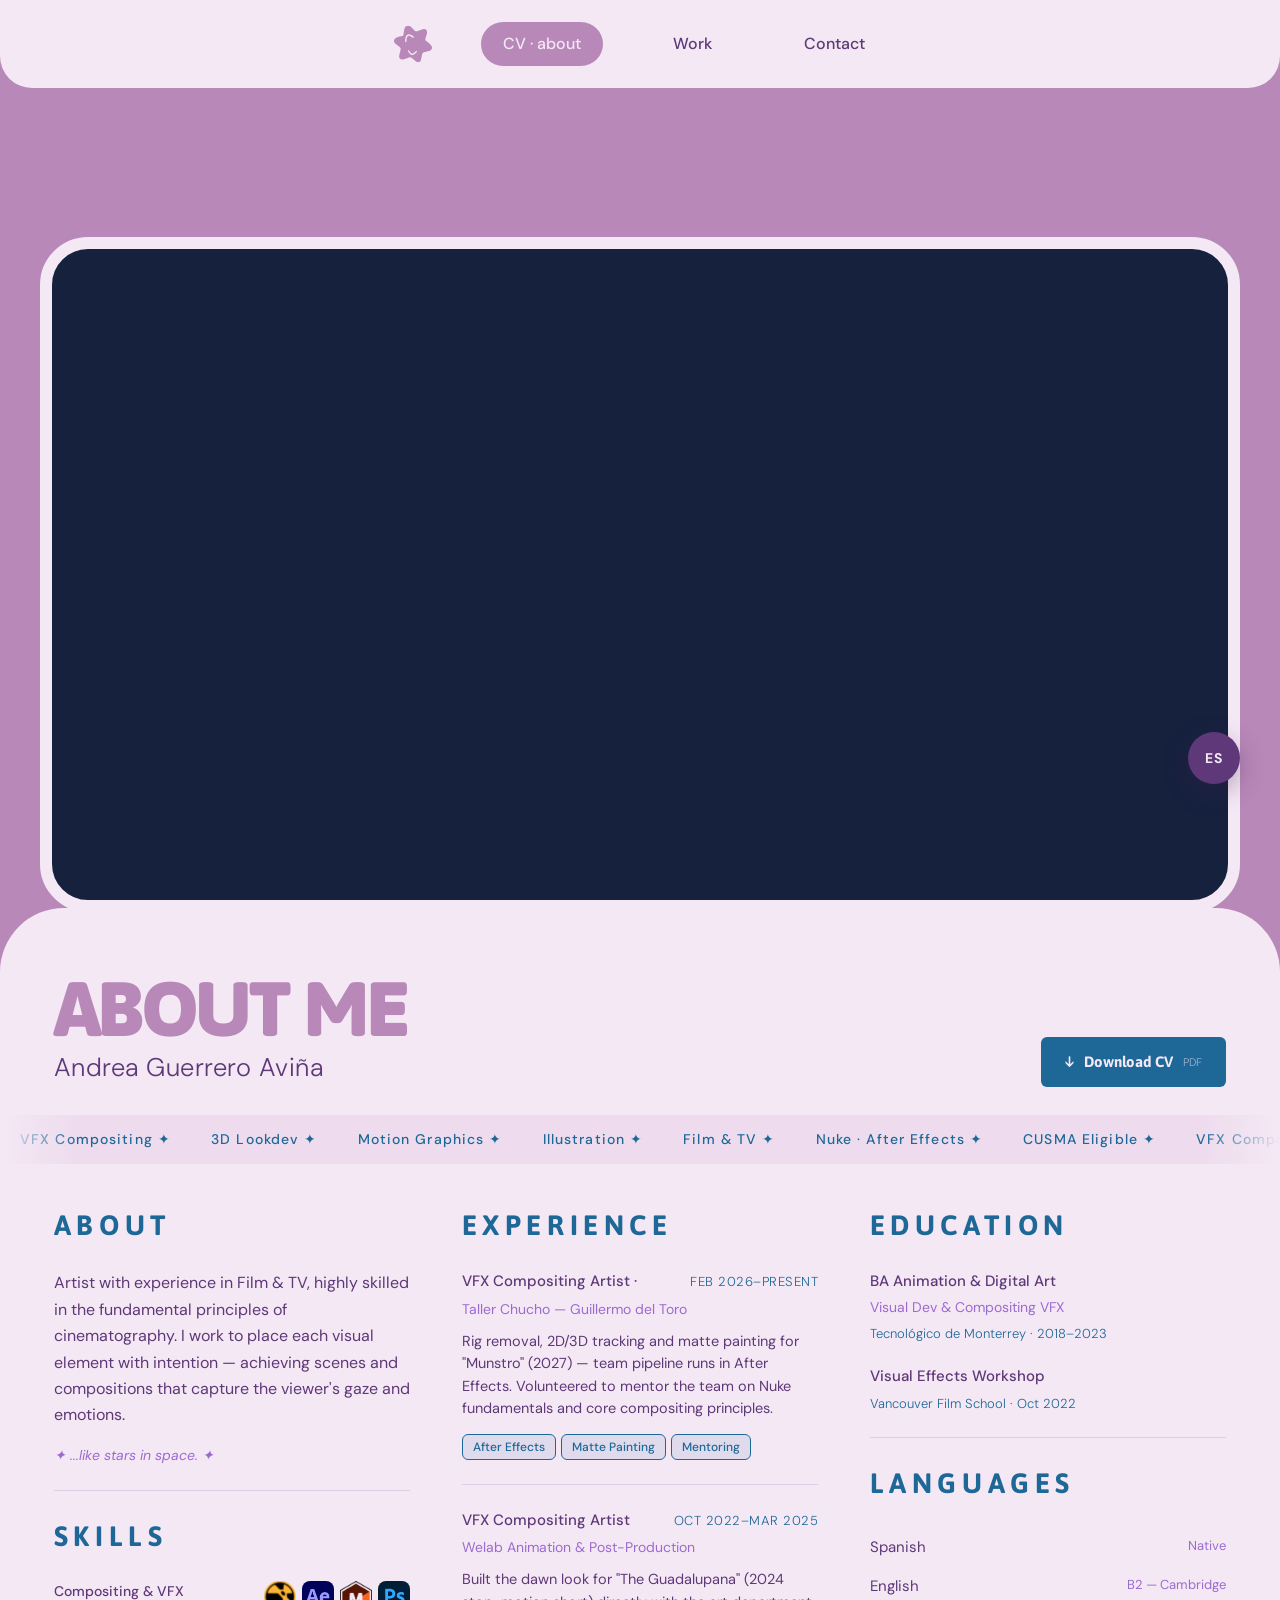
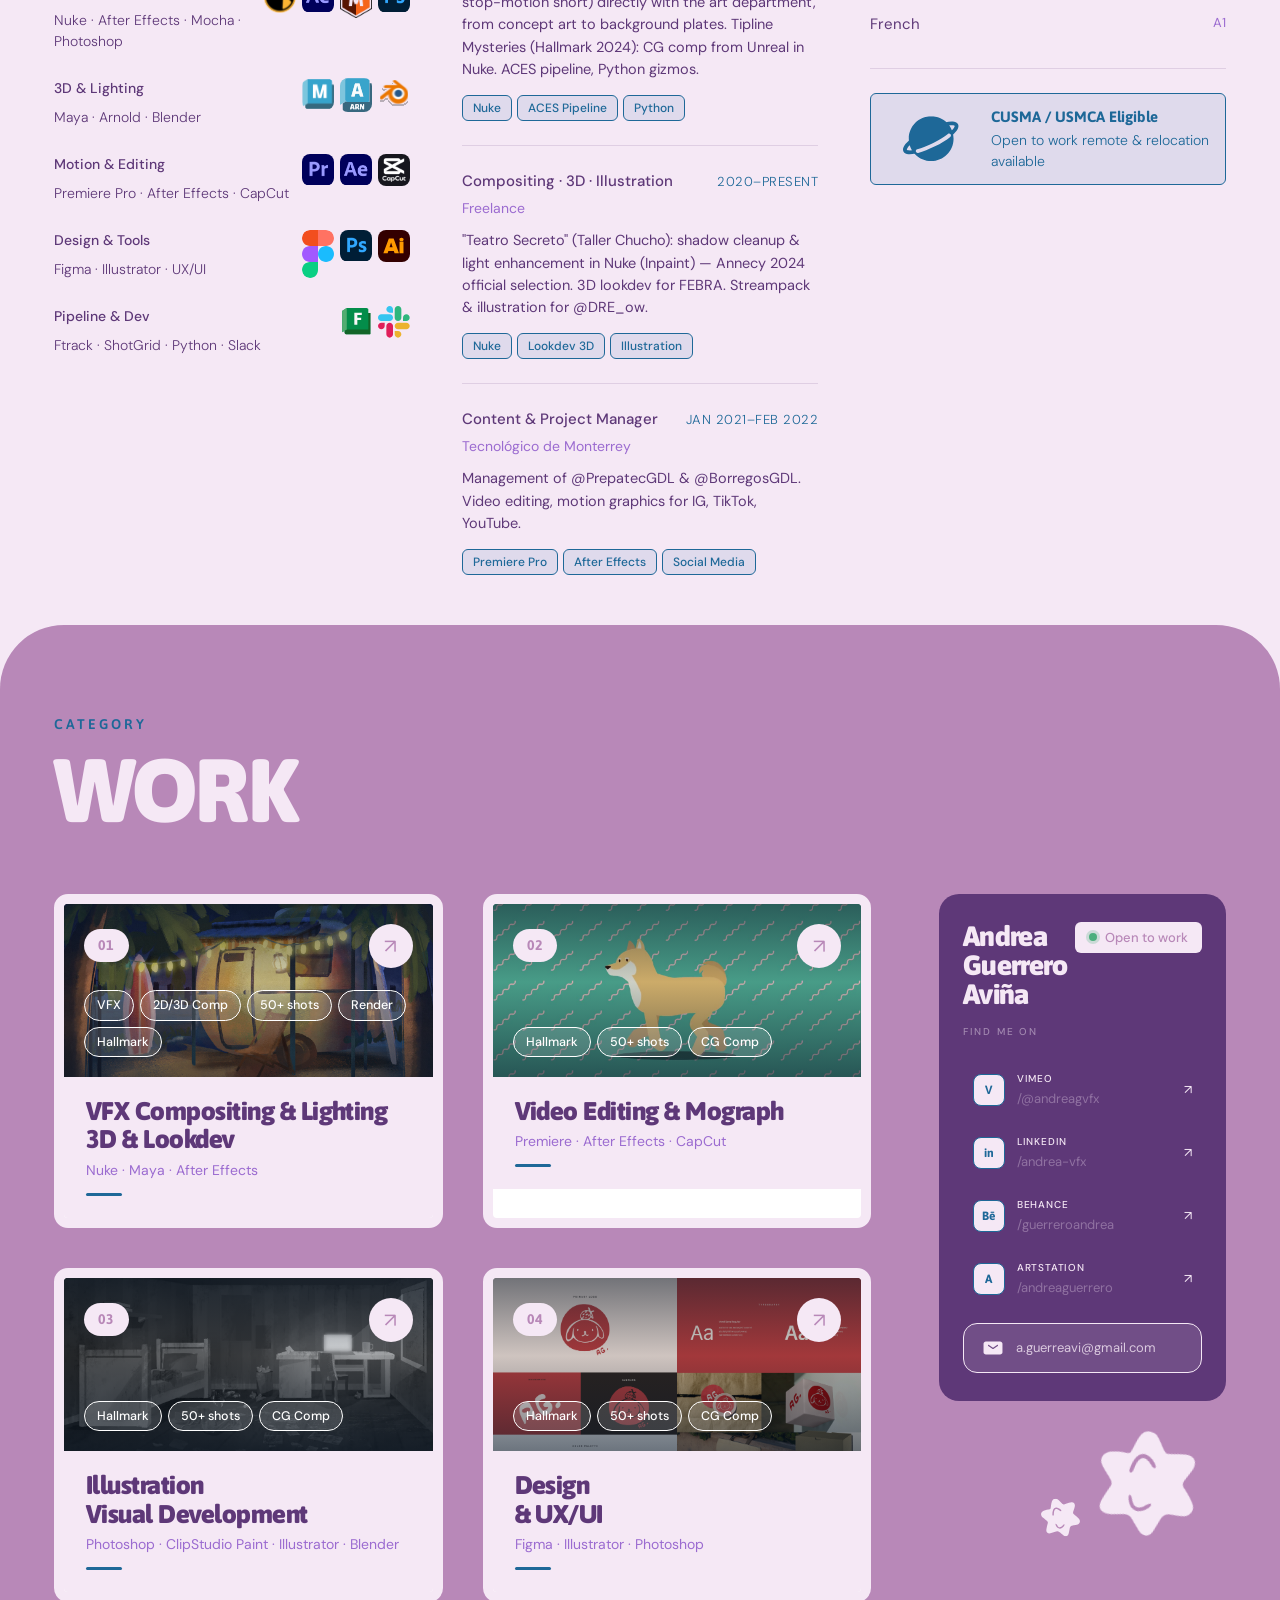
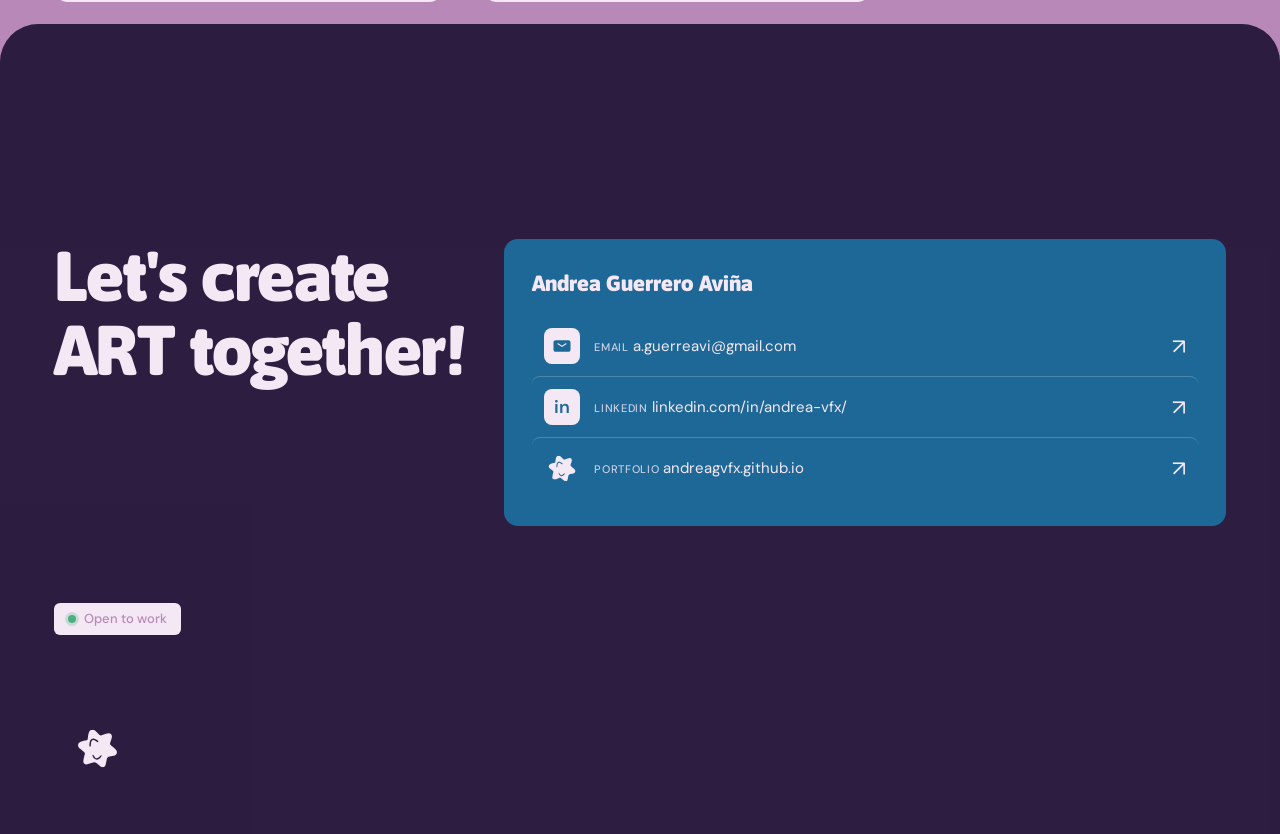
<file: index.html>
<!DOCTYPE html>
<html lang="en">
<head>
<meta charset="UTF-8">
<meta name="viewport" content="width=device-width, initial-scale=1.0">
<title data-i18n="home.title">Andrea Guerrero Aviña — Portfolio</title>
<meta name="description" content="Compositing & Lighting Artist — VFX, 3D, Motion, Illustration and UX/UI portfolio.">
<link rel="icon" href="favicon.svg" type="image/svg+xml">
<link rel="preconnect" href="https://fonts.googleapis.com">
<link rel="preconnect" href="https://fonts.gstatic.com" crossorigin>
<link rel="stylesheet" href="css/styles.css?v=27">
<!-- Shared with the section pages: .section-nav (now used here too)
     and .drawer/.lightbox component styles. -->
<link rel="stylesheet" href="css/section.css?v=46">
</head>
<body>

<!-- ============================================================
     SVG SPRITE — reusable star shape (from Figma vector, all star
     instances in the design share this exact 6-petal silhouette)
     ============================================================ -->
<svg class="svg-sprite" aria-hidden="true">
  <defs>
<symbol id="star-shape" viewBox="0 0 717.74 692.99">
      <path d="M702.79,374.38c-19.78-24.64-52.19-51.5-76.05-70.68-6.2-4.94-11.66-9.17-16.03-12.53-4.59-3.57-9.28-7.01-12.8-11.54-12.42-15.15-6.42-35.1-.13-52.84,5.07-15.02,10.95-32.47,15.95-47.3,5.42-16.22,10.34-30.27,11.2-47.43,2.49-40.43-17.8-66.35-58.54-68.19-18-.97-31.12,4.89-50.47,11.25-18.01,6.14-37.72,12.8-55.96,19.03-13.24,4.08-31.19,12.1-42.9,11.8-6.5-.1-12.38-2.65-17.82-6.23h0s-.14-.08-.14-.08c-5.46-3.56-11.25-8.89-16.05-13.95-17.28-18.76-37.09-40.64-54.91-57.65-15.9-15.71-29.79-25.61-50.89-27.55-34.83-3.54-61.9,12.01-75.4,44.91-9.78,22.92-13.01,52.68-16.68,77.7-2.79,18.79-4.46,36.12-8.03,54.09-2.18,11.67-8.18,15.09-17.85,17.46-9.01,2.37-17.71,3.63-27.37,5.54-31.24,6.1-80.39,18.05-105.08,37.24-29.24,22.46-36.24,60.28-12.79,89.69,7.07,9.41,15.53,16.87,24.7,24.34,12.05,9.72,25.61,20.28,38.3,30.33,8.05,6.39,16.01,12.58,23.58,18.63,14.13,10.65,27.51,24.15,25.71,42.03-1.42,12.31-5.21,21.81-8.36,35.48-4.31,16.78-9.42,37.45-13.4,56.03-6.17,30.33-14.76,67.29,7.41,90.96,15.6,14.63,39.17,16.18,59.49,14.12,21.79-2.23,40.72-11.12,61.42-18.69,8.93-3.38,18.13-6.87,27.05-10.25,12.51-4.76,25.73-9.93,35.78-11.04,26.87-2.81,41.92,12.02,61.73,28.61,11.9,9.93,26.86,22.41,38.69,32.28,22.06,18.39,40.52,36.79,69.94,32.37,14.92-2.39,27.87-12.5,35.54-25.25,8.54-13.64,10.65-34.56,14.84-53.45,3.32-16.58,6.95-35.23,10.19-51.36,3.19-15.42,5.46-30.13,14.98-42.75,14.9-20.68,37.64-24.59,61.46-27.9,23.59-3.72,52.09-8.63,74.08-17.55,22.85-8.6,38.15-31.28,40.37-55.5,1.3-16.51-4.3-31.01-14.76-44.18ZM238.59,254.1c-1.43,11-2.03,22.21-2.29,32.69-.18,5.17-.42,10.42-1.66,15.38-2.13,8.02-6.74,14.16-14.24,12.93-7.15-1.63-10.56-10.68-11.07-18.19-1.09-30.06,2.54-64.92,14.15-92.97,4.61-10.74,11.16-20.88,20.15-28.38,37.39-30.74,87.79-2.02,118.58,25.04,7.04,6.49,12.36,12.21,12.83,20.35.17,3.95-2,7.83-5.82,9.13-7.73,2.72-16.69-2.85-23.01-7.7-17.56-13.91-36.54-29.35-59.47-32.31l-.19-.02h0c-34.94-3.91-44.58,36.71-47.95,64.05ZM433.23,486.42c-2.34,9.3-9.12,18.87-15.61,26.4-23.11,27.64-58.74,50.94-94.6,34.69-13.26-5.83-24.34-15.72-33.43-27.2-10.65-13.62-23.58-34.84-22.51-51.39v-.13h.01c1.7-15.52,14.55-2.89,19.34,3.63,9.52,11.94,16.16,27.14,27.08,38.53,12.4,13.52,30.3,20.08,47.94,13.03,13.22-4.94,24.65-15.62,34.14-26.14,8.95-9.46,20.53-23.58,32.32-25.11,6.77.06,6.94,6.82,5.32,13.69Z"/>
    </symbol>
    <symbol id="icon-envelope" viewBox="0 0 37 35">
      <path fill-rule="evenodd" clip-rule="evenodd" d="M6.16667 6.19792C3.82521 6.19792 1.92708 7.99345 1.92708 10.2083V24.7917C1.92708 27.0066 3.82521 28.8021 6.16667 28.8021H30.8333C33.1748 28.8021 35.0729 27.0066 35.0729 24.7917V10.2083C35.0729 7.99345 33.1748 6.19792 30.8333 6.19792H6.16667ZM11.4547 12.229C10.9316 11.8826 10.2106 12.0029 9.84444 12.4978C9.47823 12.9926 9.60546 13.6746 10.1286 14.021L17.8369 19.1252C18.235 19.3888 18.765 19.3888 19.1631 19.1252L26.8714 14.021C27.3945 13.6746 27.5218 12.9926 27.1555 12.4978C26.7894 12.0029 26.0684 11.8826 25.5453 12.229L18.5 16.8941L11.4547 12.229Z"/>
    </symbol>
    <symbol id="icon-planet" viewBox="0 0 73 59">
      <path fill-rule="evenodd" clip-rule="evenodd" d="M36.738 0C20.6297 0 7.57129 13.0584 7.57129 29.1667C7.57129 45.275 20.6297 58.3333 36.738 58.3333C52.8463 58.3333 65.9046 45.275 65.9046 29.1667C65.9046 13.0584 52.8463 0 36.738 0ZM18.5195 42.784C17.1848 43.1373 16.3892 44.506 16.7425 45.8407C17.0958 47.1753 18.4643 47.971 19.799 47.6177C26.2291 45.9153 33.846 42.9993 41.6916 39.0877C49.505 35.192 56.393 30.8837 61.6143 26.788C62.7006 25.9357 62.8903 24.3643 62.0383 23.278C61.186 22.1916 59.6146 22.0017 58.5283 22.854C53.6196 26.7043 47.0293 30.8393 39.4606 34.613C31.8603 38.4023 24.5631 41.1843 18.5195 42.784Z"/>
      <path d="M64.5255 11.6839C62.3782 11.5496 59.3595 11.8898 55.6405 12.7616L54.4995 7.89355C58.4405 6.96968 61.9972 6.51608 64.8375 6.69361C67.4748 6.85845 70.4672 7.64255 71.7675 10.251C72.9825 12.6877 72.0268 15.3453 70.7592 17.4211C69.4125 19.6262 67.2368 21.9893 64.5292 24.3726L61.2255 20.6194C63.7575 18.3909 65.5172 16.411 66.4918 14.8152C67.5452 13.0901 67.2962 12.4888 67.2928 12.482C67.2838 12.4639 66.8758 11.8308 64.5255 11.6839Z"/>
      <path d="M16.1958 48.4707C12.6628 49.199 9.46619 49.5143 6.89469 49.2627C4.47399 49.0257 1.77636 48.1897 0.561461 45.753C-0.736132 43.1503 0.430694 40.2957 1.87963 38.0947C3.43936 35.7257 5.93043 33.1653 9.02593 30.581L12.2304 34.419C9.31029 36.857 7.23353 39.0553 6.05589 40.844C4.76746 42.8013 5.02739 43.5043 5.03616 43.522C5.03956 43.5287 5.36989 44.0897 7.38163 44.2863C9.24259 44.4687 11.883 44.2547 15.1864 43.5737L16.1958 48.4707Z"/>
    </symbol>
  </defs>
</svg>

<!-- ============================================================
     NAV
     ============================================================ -->
<nav class="section-nav section-nav--home" id="top">
  <div class="section-nav__inner">
    <a href="#top" class="section-nav__logo" aria-label="Back to top">
      <span class="star star--gold" style="--star-size:40px;" data-star>
        <svg class="star__svg" viewBox="0 0 254 233"><use class="star__shape" href="#star-shape"></use></svg>
      </span>
    </a>
    <div class="section-nav__links">
      <a href="#about" class="section-nav__pill is-active" data-nav-pill="about" data-i18n="shared.nav.about">CV · about</a>
      <a href="#work" class="section-nav__link-btn" data-nav-pill="work" data-i18n="shared.nav.work">Work</a>
      <a href="#contact" class="section-nav__link-btn" data-nav-pill="contact" data-i18n="shared.nav.contact">Contact</a>
    </div>
    <button class="section-nav__hamburger" id="hamburger" aria-expanded="false" aria-controls="drawer" aria-label="Open navigation" data-i18n-attr="aria-label:shared.menuAria">
      <span class="section-nav__hamburger-bars"><span></span><span></span><span></span></span>
    </button>
  </div>
</nav>

<main>

  <!-- ============================================================
       HERO
       ============================================================ -->
  <section class="panel panel--hero" id="hero">
    <div class="hero" id="heroCard">
      <video class="hero__video" autoplay muted loop playsinline preload="auto">
        <source src="assets/media/hero-waves.mp4" type="video/mp4">
      </video>
    </div>
  </section>

  <!-- ============================================================
       ABOUT ME / CV
       ============================================================ -->
  <section class="panel panel--about" id="about">
    <div class="about">
      <div class="container">

        <div class="about__hero">
          <div>
            <p class="about__eyebrow" data-i18n="home.about.eyebrow">About me</p>
            <p class="about__name">Andrea Guerrero Aviña</p>
          </div>
          <a class="btn-download" href="assets/cv/Andrea-Guerrero-Avina-CV.pdf" download>
            <span aria-hidden="true">↓</span> <span data-i18n="home.about.downloadCv">Download CV</span> <span class="pdf-tag">PDF</span>
          </a>
        </div>
      </div>

      <div class="ticker" aria-hidden="true">
        <div class="ticker__track">
          <span data-i18n="home.ticker.vfx">VFX Compositing ✦</span><span data-i18n="home.ticker.lookdev">3D Lookdev ✦</span><span data-i18n="home.ticker.motion">Motion Graphics ✦</span><span data-i18n="home.ticker.illustration">Illustration ✦</span><span data-i18n="home.ticker.filmTv">Film &amp; TV ✦</span><span data-i18n="home.ticker.software">Nuke · After Effects ✦</span><span data-i18n="home.ticker.cusma">CUSMA Eligible ✦</span>
          <span data-i18n="home.ticker.vfx">VFX Compositing ✦</span><span data-i18n="home.ticker.lookdev">3D Lookdev ✦</span><span data-i18n="home.ticker.motion">Motion Graphics ✦</span><span data-i18n="home.ticker.illustration">Illustration ✦</span><span data-i18n="home.ticker.filmTv">Film &amp; TV ✦</span><span data-i18n="home.ticker.software">Nuke · After Effects ✦</span><span data-i18n="home.ticker.cusma">CUSMA Eligible ✦</span>
          <span data-i18n="home.ticker.vfx">VFX Compositing ✦</span><span data-i18n="home.ticker.lookdev">3D Lookdev ✦</span><span data-i18n="home.ticker.motion">Motion Graphics ✦</span><span data-i18n="home.ticker.illustration">Illustration ✦</span><span data-i18n="home.ticker.filmTv">Film &amp; TV ✦</span><span data-i18n="home.ticker.software">Nuke · After Effects ✦</span><span data-i18n="home.ticker.cusma">CUSMA Eligible ✦</span>
          <span data-i18n="home.ticker.vfx">VFX Compositing ✦</span><span data-i18n="home.ticker.lookdev">3D Lookdev ✦</span><span data-i18n="home.ticker.motion">Motion Graphics ✦</span><span data-i18n="home.ticker.illustration">Illustration ✦</span><span data-i18n="home.ticker.filmTv">Film &amp; TV ✦</span><span data-i18n="home.ticker.software">Nuke · After Effects ✦</span><span data-i18n="home.ticker.cusma">CUSMA Eligible ✦</span>
        </div>
      </div>

      <div class="container">
        <div class="about__body">

          <!-- Col 1 — Bio + Skills -->
          <div class="col-bio">
            <p class="col-title" data-i18n="home.col.about">About</p>
            <p class="about__bio" data-i18n="home.about.bio">Artist with experience in Film &amp; TV, highly skilled in the fundamental principles of cinematography. I work to place each visual element with intention — achieving scenes and compositions that capture the viewer's gaze and emotions.</p>
            <p class="about__bio-star" data-i18n="home.about.bioStar">✦ ...like stars in space. ✦</p>

            <hr class="divider">

            <p class="col-title" data-i18n="home.col.skills">Skills</p>

            <div class="skill-row">
              <div class="skill-row__head">
                <div>
                  <p class="skill-row__cat" data-i18n="home.skills.comp.cat">Compositing &amp; VFX</p>
                  <p class="skill-row__tools">Nuke · After Effects · Mocha · Photoshop</p>
                </div>
                <div class="skill-badges">
                  <span class="skill-badge"><img src="assets/icons/nuke-icon.svg" alt="Nuke"></span>
                  <span class="skill-badge"><img src="assets/icons/after-effects-icon.png" alt="After Effects"></span>
                  <span class="skill-badge"><img src="assets/icons/mocha-icon.png" alt="Mocha Pro"></span>
                  <span class="skill-badge"><img src="assets/icons/photoshop-icon.svg" alt="Photoshop"></span>
                </div>
              </div>
            </div>

            <div class="skill-row">
              <div class="skill-row__head">
                <div>
                  <p class="skill-row__cat" data-i18n="home.skills.3d.cat">3D &amp; Lighting</p>
                  <p class="skill-row__tools">Maya · Arnold · Blender</p>
                </div>
                <div class="skill-badges">
                  <span class="skill-badge"><img src="assets/icons/maya-icon.svg" alt="Maya"></span>
                  <span class="skill-badge"><img src="assets/icons/arnold-icon.svg" alt="Arnold"></span>
                  <span class="skill-badge"><img src="assets/icons/blender-icon.svg" alt="Blender"></span>
                </div>
              </div>
            </div>

            <div class="skill-row">
              <div class="skill-row__head">
                <div>
                  <p class="skill-row__cat" data-i18n="home.skills.motion.cat">Motion &amp; Editing</p>
                  <p class="skill-row__tools">Premiere Pro · After Effects · CapCut</p>
                </div>
                <div class="skill-badges">
                  <span class="skill-badge"><img src="assets/icons/premiere-icon.svg" alt="Premiere Pro"></span>
                  <span class="skill-badge"><img src="assets/icons/after-effects-icon.png" alt="After Effects"></span>
                  <span class="skill-badge"><img src="assets/icons/capcut-icon.svg" alt="CapCut"></span>
                </div>
              </div>
            </div>

            <div class="skill-row">
              <div class="skill-row__head">
                <div>
                  <p class="skill-row__cat" data-i18n="home.skills.design.cat">Design &amp; Tools</p>
                  <p class="skill-row__tools" data-i18n="home.skills.design.tools">Figma · Illustrator · UX/UI</p>
                </div>
                <div class="skill-badges">
                  <span class="skill-badge"><img src="assets/icons/Figma-logo.svg" alt="Figma"></span>
                  <span class="skill-badge"><img src="assets/icons/photoshop-icon.svg" alt="Photoshop"></span>
                  <span class="skill-badge"><img src="assets/icons/Adobe_Illustrator_CC_icon.svg" alt="Illustrator"></span>
                </div>
              </div>
            </div>

            <div class="skill-row">
              <div class="skill-row__head">
                <div>
                  <p class="skill-row__cat" data-i18n="home.skills.pipeline.cat">Pipeline &amp; Dev</p>
                  <p class="skill-row__tools" data-i18n="home.skills.pipeline.tools">Ftrack · ShotGrid · Python · Slack</p>
                </div>
                <div class="skill-badges">
                  <span class="skill-badge"><img src="assets/icons/Autodesk Flow Production Tracking icon.svg" alt="Ftrack / ShotGrid"></span>
                  <span class="skill-badge"><img src="assets/icons/Slack_Technologies_Logo.svg" alt="Slack"></span>
                </div>
              </div>
            </div>
          </div>

          <!-- Col 2 — Experience -->
          <div class="col-exp">
            <p class="col-title" data-i18n="home.col.experience">Experience</p>

            <div class="exp-item">
              <div class="exp-item__head">
                <p class="exp-item__role" data-i18n="home.exp1.role">VFX Compositing Artist ·</p>
                <p class="exp-item__date" data-i18n="home.exp1.date">FEB 2026–PRESENT</p>
              </div>
              <p class="exp-item__company" data-i18n="home.exp1.company">Taller Chucho — Guillermo del Toro</p>
              <p class="exp-item__desc" data-i18n="home.exp1.desc">Rig removal, 2D/3D tracking and matte painting for "Munstro" (2027) — team pipeline runs in After Effects. Volunteered to mentor the team on Nuke fundamentals and core compositing principles.</p>
              <div class="exp-item__chips">
                <span class="chip">After Effects</span>
                <span class="chip">Matte Painting</span>
                <span class="chip" data-i18n="home.exp1.chip.mentoring">Mentoring</span>
              </div>
            </div>

            <div class="exp-item">
              <div class="exp-item__head">
                <p class="exp-item__role" data-i18n="home.exp2.role">VFX Compositing Artist</p>
                <p class="exp-item__date" data-i18n="home.exp2.date">OCT 2022–MAR 2025</p>
              </div>
              <p class="exp-item__company">Welab Animation &amp; Post-Production</p>
              <p class="exp-item__desc" data-i18n="home.exp2.desc">Built the dawn look for "The Guadalupana" (2024 stop-motion short) directly with the art department, from concept art to background plates. Tipline Mysteries (Hallmark 2024): CG comp from Unreal in Nuke. ACES pipeline, Python gizmos.</p>
              <div class="exp-item__chips">
                <span class="chip">Nuke</span>
                <span class="chip" data-i18n="home.exp2.chip.aces">ACES Pipeline</span>
                <span class="chip">Python</span>
              </div>
            </div>

            <div class="exp-item">
              <div class="exp-item__head">
                <p class="exp-item__role" data-i18n="home.exp3.role">Compositing · 3D · Illustration</p>
                <p class="exp-item__date" data-i18n="home.exp3.date">2020–PRESENT</p>
              </div>
              <p class="exp-item__company">Freelance</p>
              <p class="exp-item__desc" data-i18n="home.exp3.desc">"Teatro Secreto" (Taller Chucho): shadow cleanup &amp; light enhancement in Nuke (Inpaint) — Annecy 2024 official selection. 3D lookdev for FEBRA. Streampack &amp; illustration for @DRE_ow.</p>
              <div class="exp-item__chips">
                <span class="chip">Nuke</span>
                <span class="chip">Lookdev 3D</span>
                <span class="chip" data-i18n="home.exp3.chip.illustration">Illustration</span>
              </div>
            </div>

            <div class="exp-item">
              <div class="exp-item__head">
                <p class="exp-item__role" data-i18n="home.exp4.role">Content &amp; Project Manager</p>
                <p class="exp-item__date" data-i18n="home.exp4.date">JAN 2021–FEB 2022</p>
              </div>
              <p class="exp-item__company">Tecnológico de Monterrey</p>
              <p class="exp-item__desc" data-i18n="home.exp4.desc">Management of @PrepatecGDL &amp; @BorregosGDL. Video editing, motion graphics for IG, TikTok, YouTube.</p>
              <div class="exp-item__chips">
                <span class="chip">Premiere Pro</span>
                <span class="chip">After Effects</span>
                <span class="chip" data-i18n="home.exp4.chip.social">Social Media</span>
              </div>
            </div>
          </div>

          <!-- Col 3 — Education + Languages -->
          <div class="col-edu">
            <p class="col-title" data-i18n="home.col.education">Education</p>

            <div class="edu-item">
              <p class="edu-item__title" data-i18n="home.edu1.title">BA Animation &amp; Digital Art</p>
              <p class="edu-item__subtitle" data-i18n="home.edu1.subtitle">Visual Dev &amp; Compositing VFX</p>
              <p class="edu-item__meta">Tecnológico de Monterrey · 2018–2023</p>
            </div>

            <div class="edu-item">
              <p class="edu-item__title" data-i18n="home.edu2.title">Visual Effects Workshop</p>
              <p class="edu-item__meta">Vancouver Film School · Oct 2022</p>
            </div>

            <hr class="divider">

            <p class="col-title" data-i18n="home.col.languages">Languages</p>
            <div class="lang-row"><span class="lang-row__name" data-i18n="home.lang.es">Spanish</span><span class="lang-row__level" data-i18n="home.lang.esLevel">Native</span></div>
            <div class="lang-row"><span class="lang-row__name" data-i18n="home.lang.en">English</span><span class="lang-row__level" data-i18n="home.lang.enLevel">B2 — Cambridge</span></div>
            <div class="lang-row"><span class="lang-row__name" data-i18n="home.lang.fr">French</span><span class="lang-row__level">A1</span></div>

            <hr class="divider">

            <div class="cusma-badge-lg">
              <svg viewBox="0 0 73 59" fill="var(--color-ocean)"><use href="#icon-planet"></use></svg>
              <div>
                <p class="cusma-badge-lg__title" data-i18n="home.cusma.title">CUSMA / USMCA Eligible</p>
                <p class="cusma-badge-lg__desc" data-i18n="home.cusma.desc">Open to work remote &amp; relocation available</p>
              </div>
            </div>
          </div>

        </div>
      </div>
    </div>
  </section>

  <!-- ============================================================
       WORK — SECTION NAV
       ============================================================ -->
  <section class="panel panel--work" id="work">
    <div class="work">
      <div class="container">
        <div class="work__header">
          <div>
            <p class="work__eyebrow" data-i18n="home.work.eyebrow">Category</p>
            <h2 class="work__title" data-i18n="home.work.title">Work</h2>
          </div>
        </div>

        <div class="work__layout">
          <div class="work__cards">

            <a class="card" href="vfx/index.html">
              <div class="card__thumb">
                <img class="card__thumb-img" src="assets/media/illustration/projects/daynight-3.jpg" alt="Day/night lookdev — caravan scene, night render" loading="lazy">
                <div class="card__thumb-top">
                  <span class="card__num">01</span>
                  <span class="card__arrow">↗</span>
                </div>
                <div class="card__tags">
                  <span>VFX</span><span data-i18n="home.card1.tag.comp">2D/3D Comp</span><span data-i18n="home.card1.tag.shots">50+ shots</span><span>Render</span><span>Hallmark</span>
                </div>
              </div>
              <div class="card__info">
                <h3 data-i18n="home.card1.title">VFX Compositing &amp; Lighting<br>3D &amp; Lookdev</h3>
                <p>Nuke · Maya · After Effects</p>
                <div class="card__accent"></div>
              </div>
            </a>

            <a class="card" href="motion/index.html">
              <div class="card__thumb">
                <img class="card__thumb-img" src="assets/media/motion/also-thumbs/shiba.jpg" alt="Shiba Inu walk cycle animation" loading="lazy">
                <div class="card__thumb-top">
                  <span class="card__num">02</span>
                  <span class="card__arrow">↗</span>
                </div>
                <div class="card__tags">
                  <span>Hallmark</span><span data-i18n="home.card2.tag.shots">50+ shots</span><span data-i18n="home.card2.tag.cgcomp">CG Comp</span>
                </div>
              </div>
              <div class="card__info">
                <h3 data-i18n="home.card2.title">Video Editing &amp; Mograph</h3>
                <p>Premiere · After Effects · CapCut</p>
                <div class="card__accent"></div>
              </div>
            </a>

            <a class="card" href="illustration/index.html">
              <div class="card__thumb">
                <img class="card__thumb-img" src="assets/media/illustration/projects/gloomies-2.jpg" alt="GLOOM-IES background exploration — bedroom scene" loading="lazy">
                <div class="card__thumb-top">
                  <span class="card__num">03</span>
                  <span class="card__arrow">↗</span>
                </div>
                <div class="card__tags">
                  <span>Hallmark</span><span data-i18n="home.card3.tag.shots">50+ shots</span><span data-i18n="home.card3.tag.cgcomp">CG Comp</span>
                </div>
              </div>
              <div class="card__info">
                <h3 data-i18n="home.card3.title">Illustration<br>Visual Development</h3>
                <p>Photoshop · ClipStudio Paint · Illustrator · Blender</p>
                <div class="card__accent"></div>
              </div>
            </a>

            <a class="card" href="design/index.html">
              <div class="card__thumb">
                <img class="card__thumb-img card__thumb-img--top" src="assets/media/design/brand/ag-brand-board.png" alt="A.G. brand identity board — logo, typography, color palette" loading="lazy">
                <div class="card__thumb-top">
                  <span class="card__num">04</span>
                  <span class="card__arrow">↗</span>
                </div>
                <div class="card__tags">
                  <span>Hallmark</span><span data-i18n="home.card4.tag.shots">50+ shots</span><span data-i18n="home.card4.tag.cgcomp">CG Comp</span>
                </div>
              </div>
              <div class="card__info">
                <h3 data-i18n="home.card4.title">Design<br>&amp; UX/UI</h3>
                <p>Figma · Illustrator · Photoshop</p>
                <div class="card__accent"></div>
              </div>
            </a>

          </div>

          <div class="work__sidebar">
            <aside class="social-box" id="social">
              <div class="social-box__head">
                <div class="social-box__name-row">
                  <p class="social-box__name">Andrea<br>Guerrero<br>Aviña</p>
                  <span class="avail-pill"><span class="avail-pill__dot"></span><span data-i18n="shared.availPill">Open to work</span></span>
                </div>
                <p class="social-box__label" data-i18n="home.social.findMe">Find me on</p>
              </div>

              <a class="social-row" href="https://vimeo.com/andreagvfx" target="_blank" rel="noopener">
                <span class="social-row__icon">V</span>
                <span class="social-row__text">
                  <span class="social-row__platform" style="display:block;">Vimeo</span>
                  <span class="social-row__handle">/@andreagvfx</span>
                </span>
                <span class="social-row__go">↗</span>
              </a>
              <a class="social-row" href="https://linkedin.com/in/andrea-vfx" target="_blank" rel="noopener">
                <span class="social-row__icon">in</span>
                <span class="social-row__text">
                  <span class="social-row__platform" style="display:block;">LinkedIn</span>
                  <span class="social-row__handle">/andrea-vfx</span>
                </span>
                <span class="social-row__go">↗</span>
              </a>
              <a class="social-row" href="https://behance.net/guerreroandrea" target="_blank" rel="noopener">
                <span class="social-row__icon">Bē</span>
                <span class="social-row__text">
                  <span class="social-row__platform" style="display:block;">Behance</span>
                  <span class="social-row__handle">/guerreroandrea</span>
                </span>
                <span class="social-row__go">↗</span>
              </a>
              <a class="social-row" href="https://artstation.com/andreaguerrero" target="_blank" rel="noopener">
                <span class="social-row__icon">A</span>
                <span class="social-row__text">
                  <span class="social-row__platform" style="display:block;">ArtStation</span>
                  <span class="social-row__handle">/andreaguerrero</span>
                </span>
                <span class="social-row__go">↗</span>
              </a>

              <a class="social-box__cta" href="mailto:a.guerreavi@gmail.com">
                <svg viewBox="0 0 37 35" fill="var(--bg-light)"><use href="#icon-envelope"></use></svg>
                <span>a.guerreavi@gmail.com</span>
              </a>
            </aside>

            <div class="work__stars" aria-hidden="true">
              <div class="star star--sm" style="--float-delay:-1.2s; --hit-pad:165px;" data-star>
                <svg class="star__svg" viewBox="0 0 254 233"><use class="star__shape" href="#star-shape"></use></svg>
              </div>
              <div class="star star--lg" style="--star-rot:20deg; --hit-pad:225px;" data-star>
                <svg class="star__svg" viewBox="0 0 254 233"><use class="star__shape" href="#star-shape"></use></svg>
              </div>
            </div>
          </div>
        </div>
      </div>
    </div>
  </section>

  <!-- ============================================================
       FOOTER / CONTACT
       ============================================================ -->
  <section class="panel panel--footer" id="contact">
    <div class="footer">
      <video class="footer__video" autoplay muted loop playsinline preload="auto">
        <source src="assets/media/footer-bg.mp4" type="video/mp4">
      </video>
      <div class="container footer__inner">
        <div class="footer__top">
          <h2 class="footer__title" data-i18n="home.footer.title">Let's create<br>ART together!</h2>

          <div class="contact-card">
            <p class="contact-card__name">Andrea Guerrero Aviña</p>

            <a class="contact-row" href="mailto:a.guerreavi@gmail.com">
              <span class="contact-row__icon"><svg viewBox="0 0 37 35" fill="var(--color-ocean)"><use href="#icon-envelope"></use></svg></span>
              <span class="contact-row__text">
                <span class="contact-row__label" data-i18n="home.contact.email">Email</span>
                <span class="contact-row__value">a.guerreavi@gmail.com</span>
              </span>
              <span class="contact-row__go">↗</span>
            </a>

            <a class="contact-row" href="https://linkedin.com/in/andrea-vfx" target="_blank" rel="noopener">
              <span class="contact-row__icon is-text">in</span>
              <span class="contact-row__text">
                <span class="contact-row__label">LinkedIn</span>
                <span class="contact-row__value">linkedin.com/in/andrea-vfx/</span>
              </span>
              <span class="contact-row__go">↗</span>
            </a>

            <a class="contact-row" href="https://andreagvfx.github.io" target="_blank" rel="noopener">
              <span class="contact-row__icon contact-row__icon--star" style="--star-off:var(--bg-light);"><svg class="star__svg" viewBox="0 0 254 233"><use class="star__shape" href="#star-shape"></use></svg></span>
              <span class="contact-row__text">
                <span class="contact-row__label" data-i18n="home.contact.portfolio">Portfolio</span>
                <span class="contact-row__value">andreagvfx.github.io</span>
              </span>
              <span class="contact-row__go">↗</span>
            </a>
          </div>
        </div>

        <div class="footer__bottom">
          <span class="avail-pill"><span class="avail-pill__dot"></span><span data-i18n="shared.availPill">Open to work</span></span>
        </div>
      </div>

      <div class="footer__stars">
        <div class="star star--sm" style="--float-delay:-3s;" data-star>
          <svg class="star__svg" viewBox="0 0 254 233"><use class="star__shape" href="#star-shape"></use></svg>
        </div>
      </div>
    </div>
  </section>

</main>

<button class="lang-toggle" type="button" aria-label="Switch the portfolio to Spanish">ES</button>

<!-- ============================================================
     SIDE DRAWER (same component as the section pages) — "Work"
     in the nav above opens this instead of the old inline dropdown.
     ============================================================ -->
<div class="drawer-overlay" id="drawerOverlay"></div>
<aside class="drawer" id="drawer" aria-hidden="true">
  <div class="drawer__top">
    <span class="drawer__logo">AG</span>
    <button class="drawer__close" id="drawerClose" aria-label="Close navigation" data-i18n-attr="aria-label:shared.drawer.closeAria">✕</button>
  </div>
  <div class="drawer__rule"></div>
  <div style="height:20px;"></div>
  <p class="drawer__label" data-i18n="shared.drawer.navigate">Navigate</p>

  <a class="drawer__item" href="vfx/index.html">
    <span class="drawer__item-num">01</span>
    <span class="drawer__item-label" data-i18n="shared.dropdown.vfx">VFX Compositing &amp; Lighting</span>
  </a>
  <a class="drawer__item" href="motion/index.html">
    <span class="drawer__item-num">02</span>
    <span class="drawer__item-label" data-i18n="shared.dropdown.motion">Video Editing &amp; Mograph</span>
  </a>
  <a class="drawer__item" href="illustration/index.html">
    <span class="drawer__item-num">03</span>
    <span class="drawer__item-label" data-i18n="shared.dropdown.illustration">Illustration</span>
  </a>
  <a class="drawer__item" href="design/index.html">
    <span class="drawer__item-num">04</span>
    <span class="drawer__item-label" data-i18n="shared.dropdown.design">Design &amp; UX/UI</span>
  </a>

  <div class="drawer__spacer"></div>
  <a class="drawer__footer-link" href="index.html">andreagvfx.github.io</a>
  <p class="drawer__copyright">© 2026 Andrea Guerrero Aviña</p>
</aside>

<script src="js/main.js?v=15"></script>
<script src="js/i18n.js?v=5"></script>
</body>
</html>
</file>
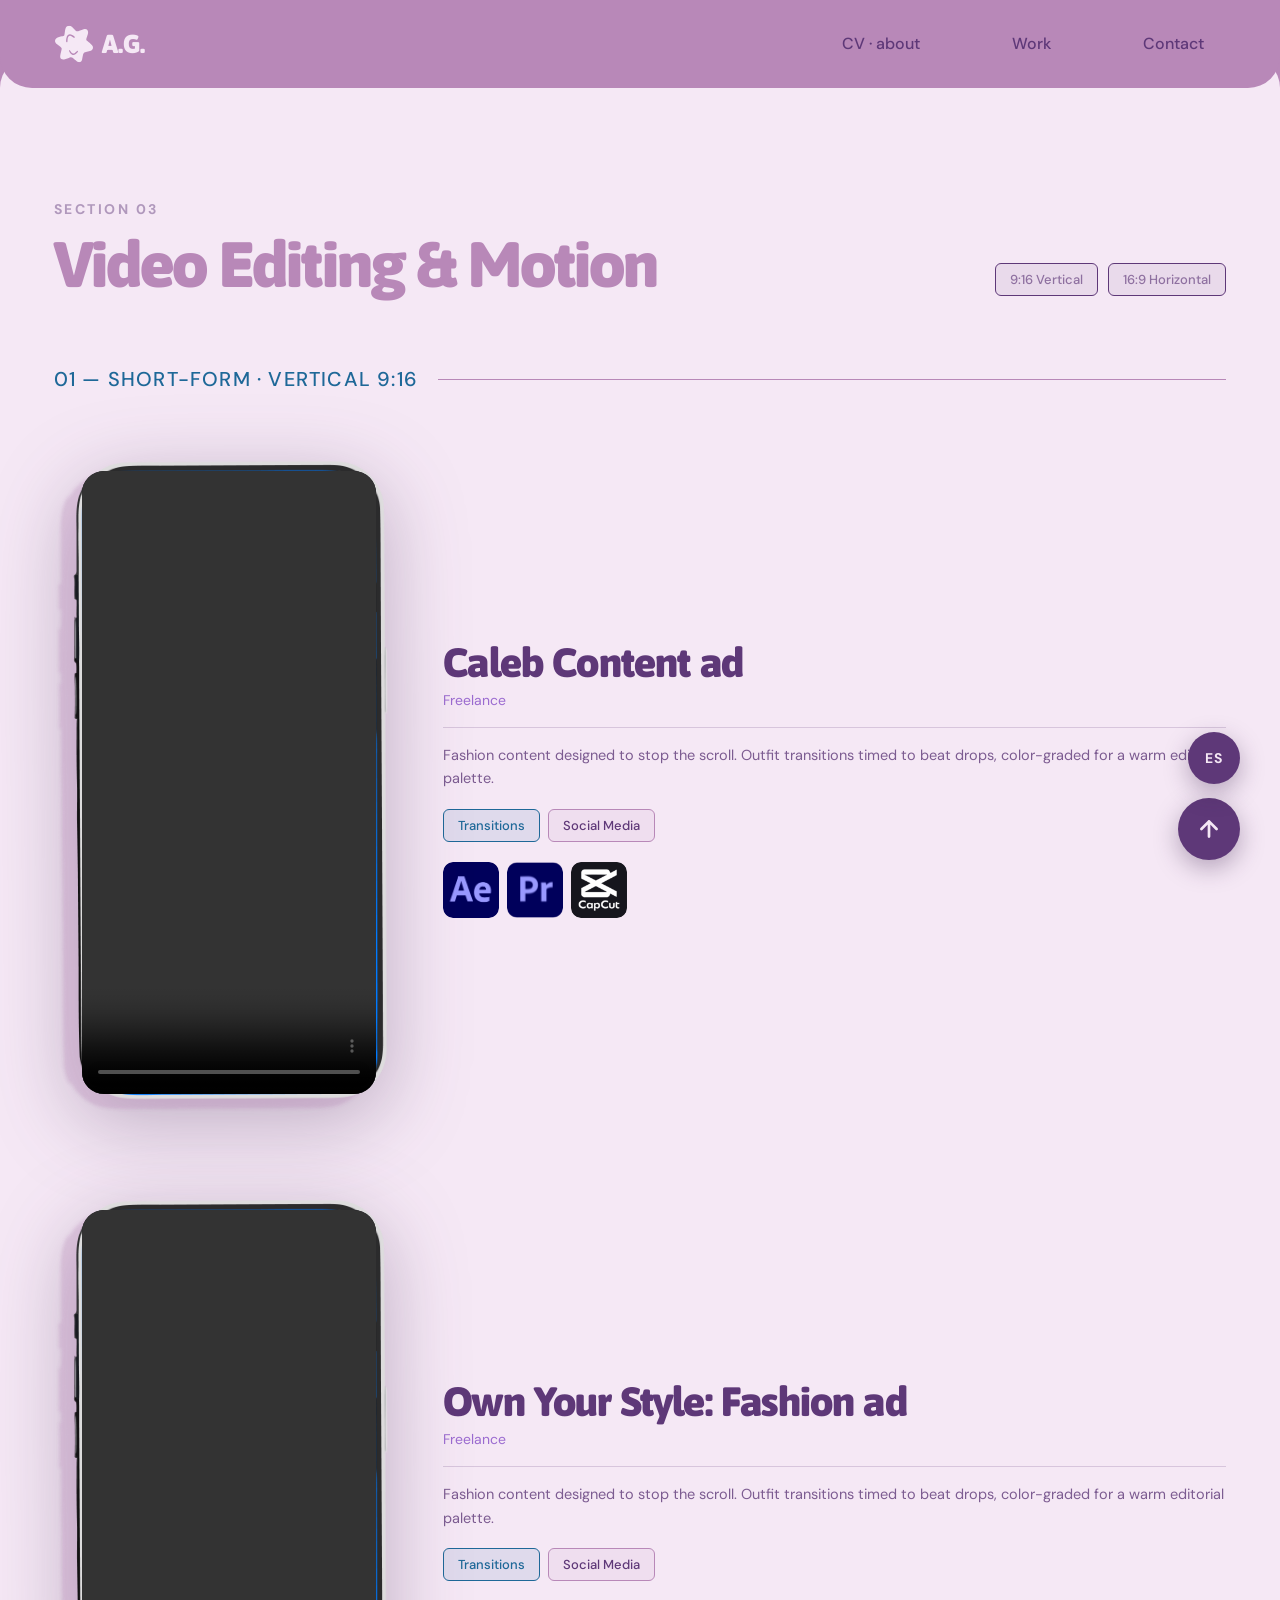
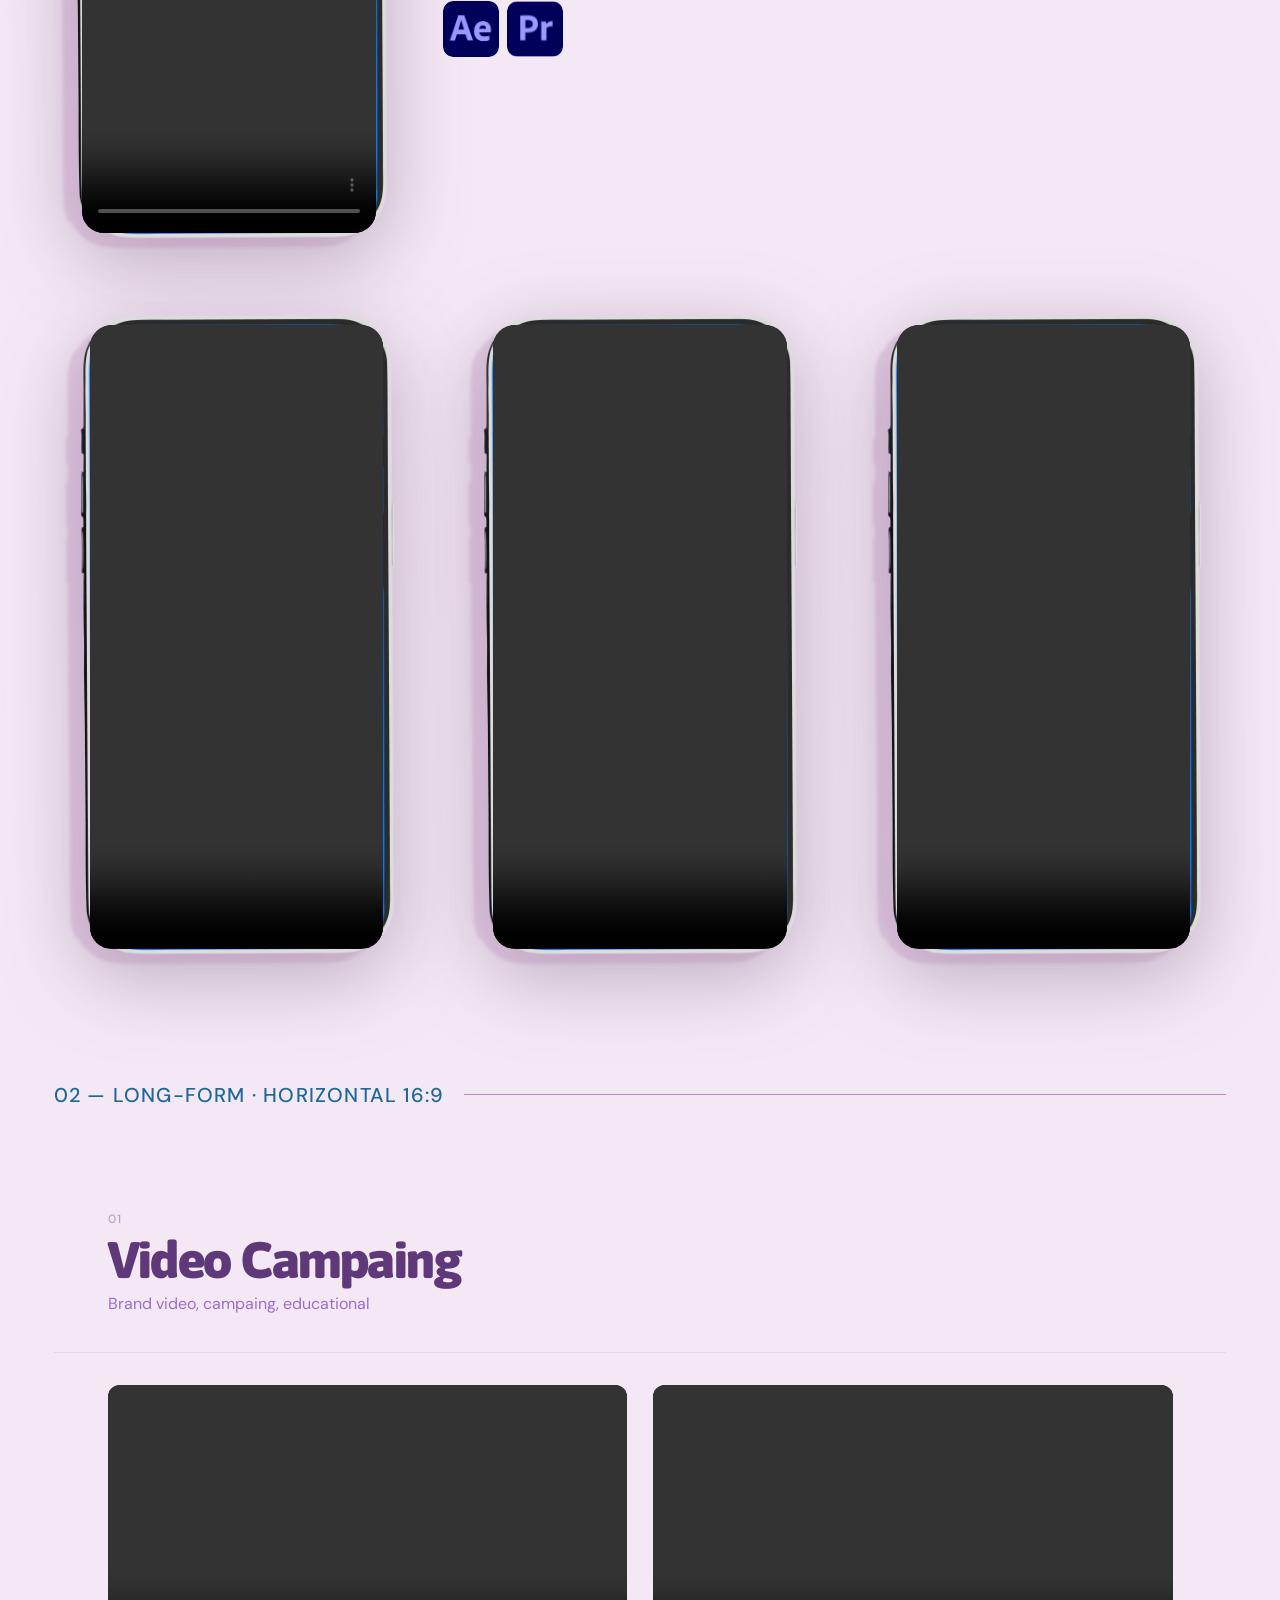
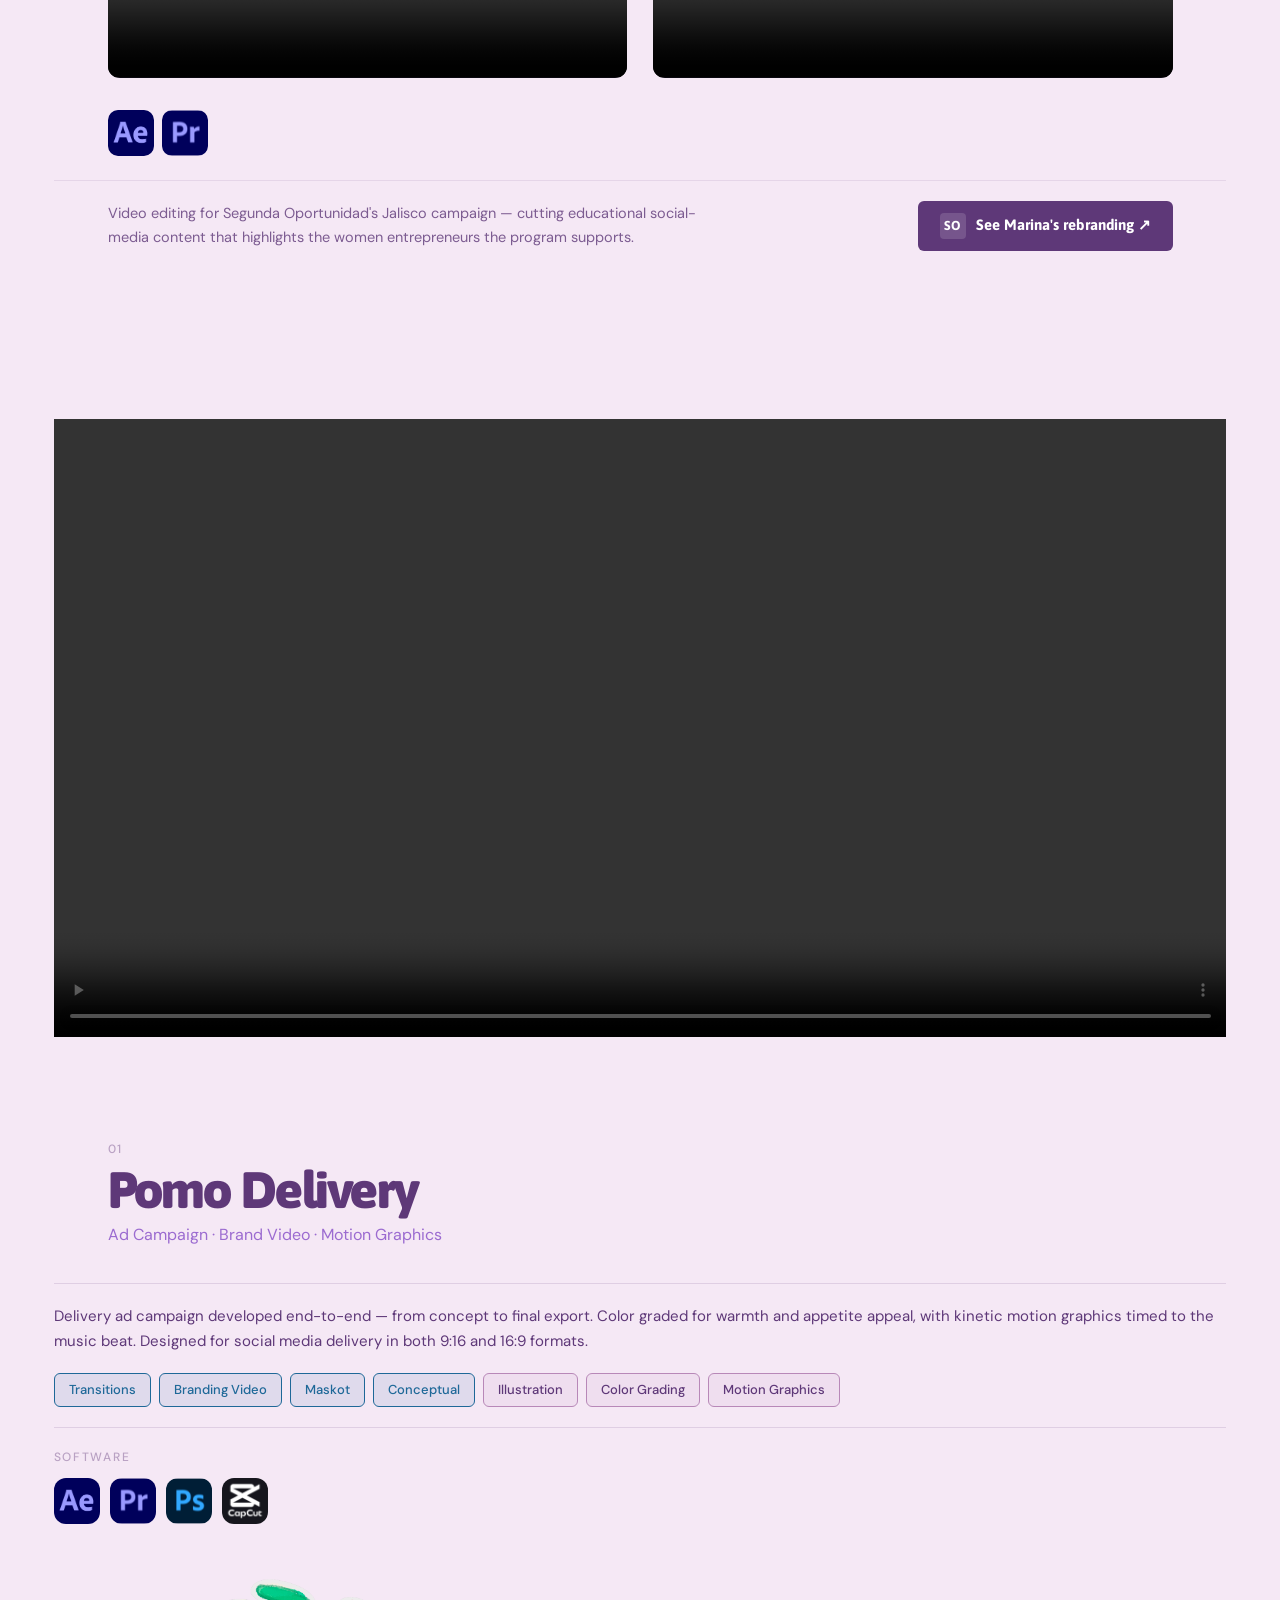
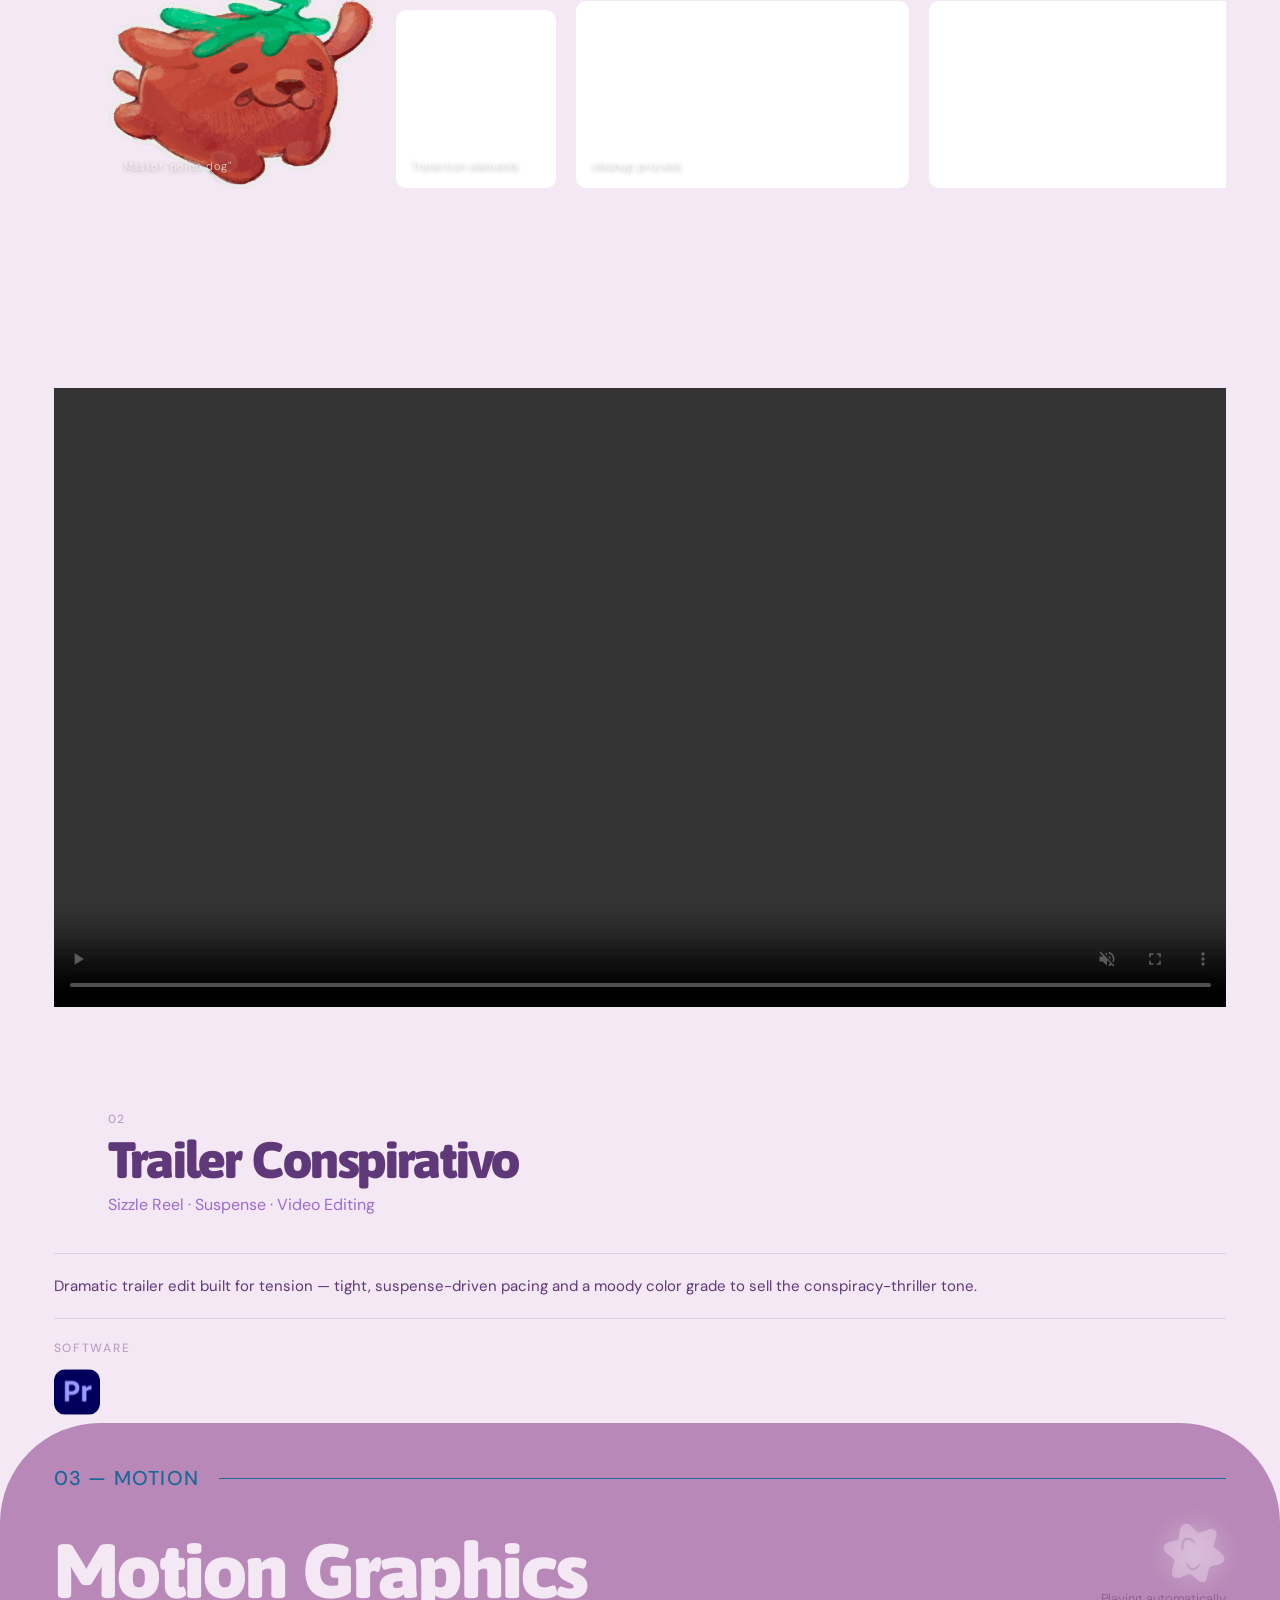
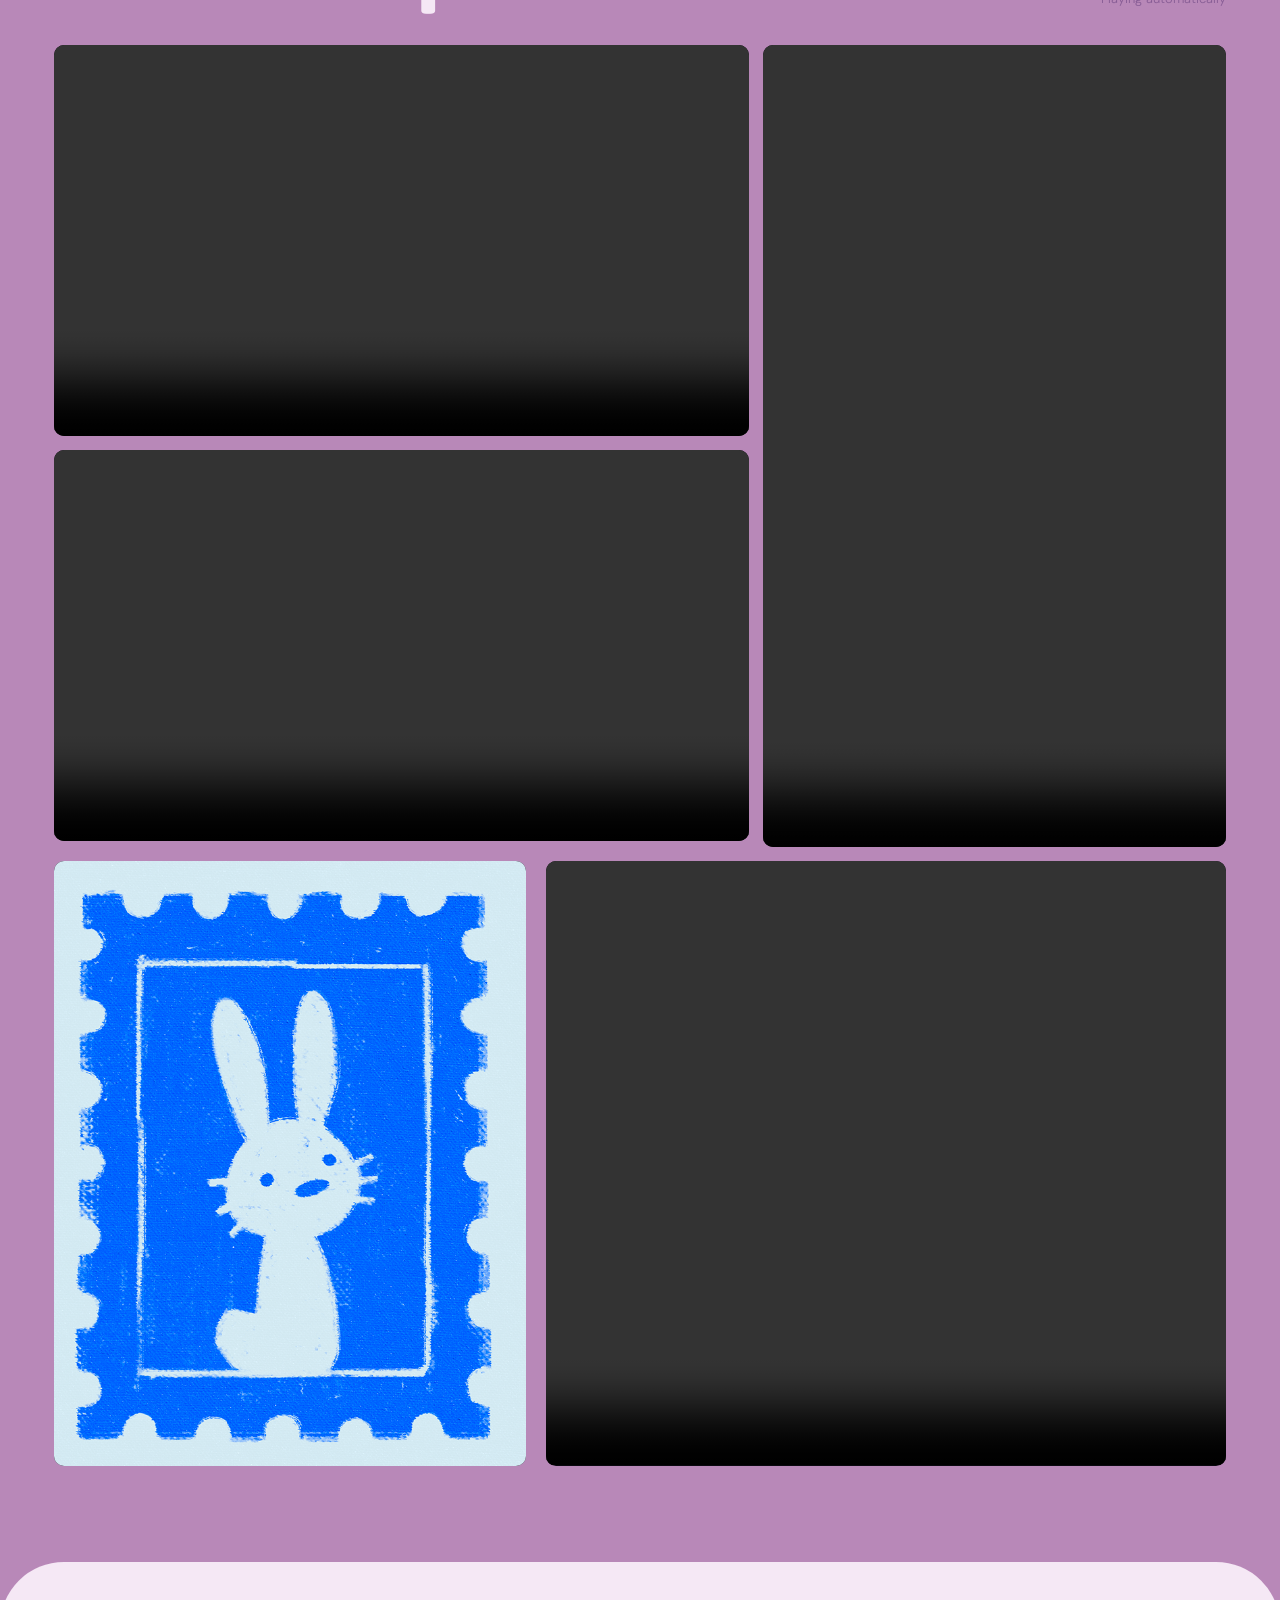
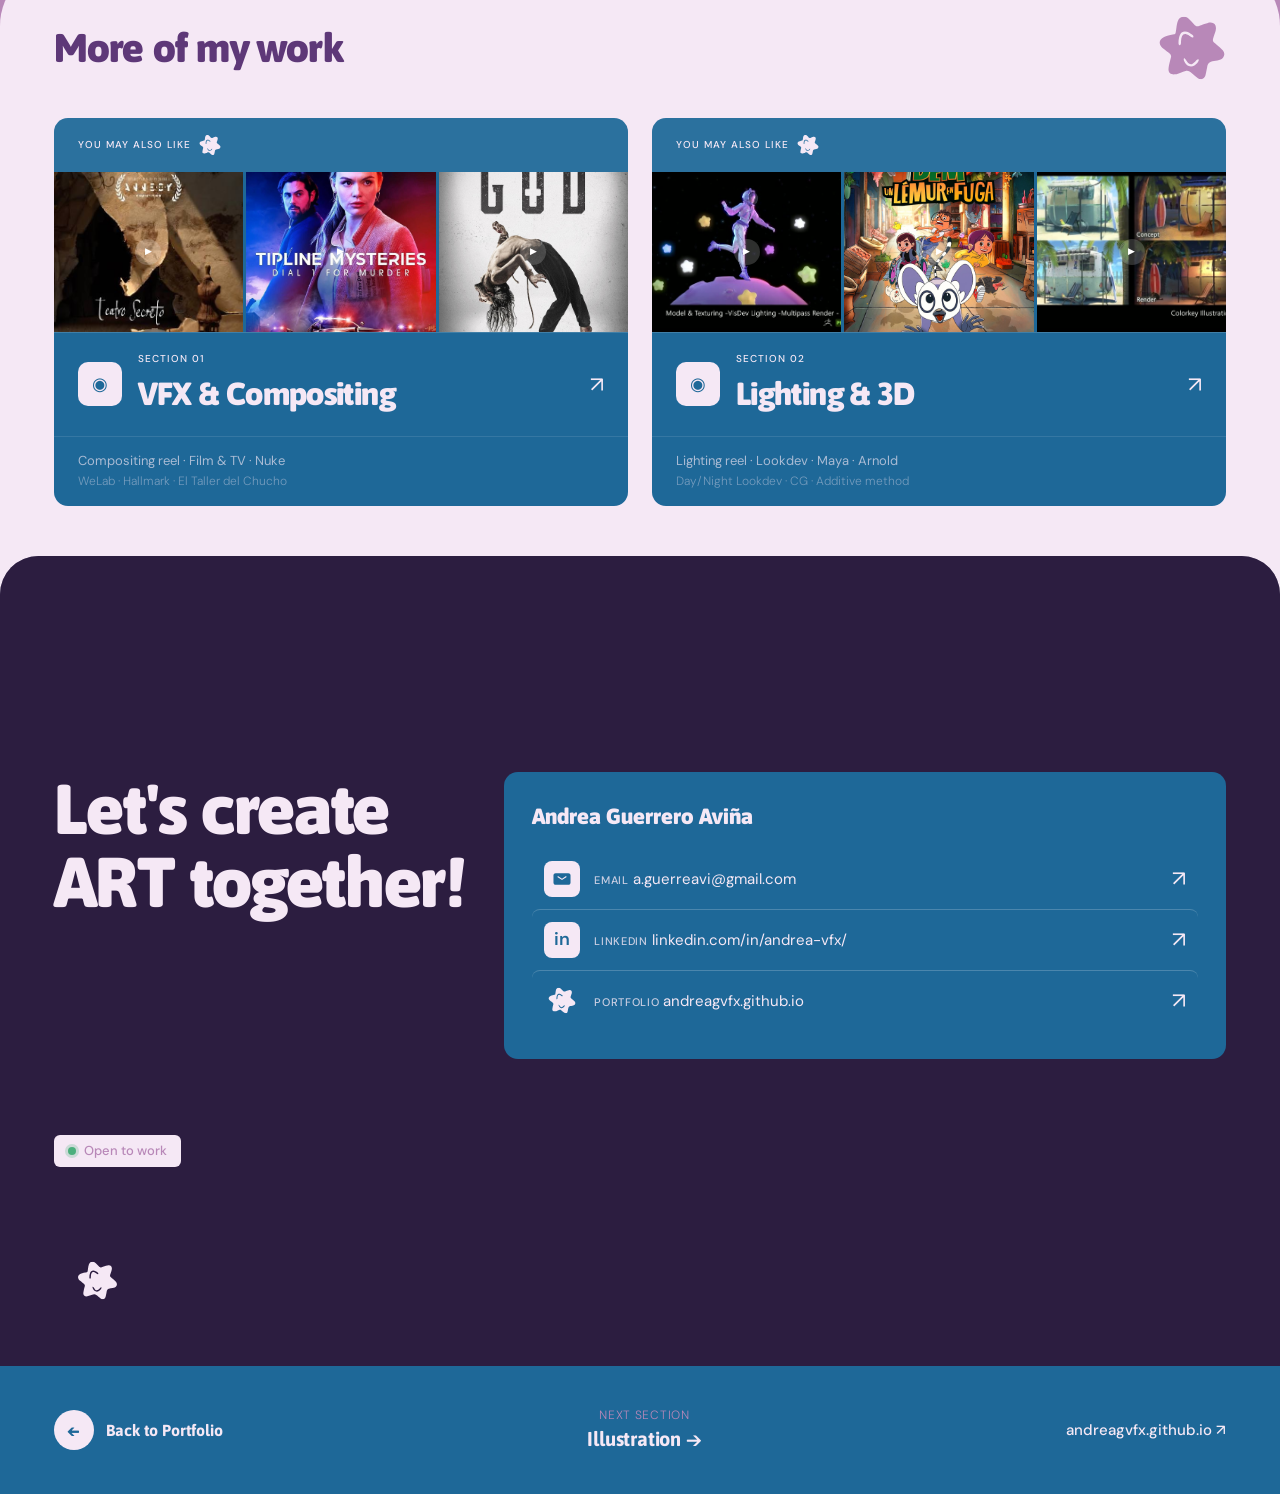
<file: motion/index.html>
<!DOCTYPE html>
<html lang="en">
<head>
<meta charset="UTF-8">
<meta name="viewport" content="width=device-width, initial-scale=1.0">
<title data-i18n="motion.title">Video Editing & Mograph · Andrea Guerrero Aviña</title>
<meta name="description" content="Short-form vertical edits and long-form branded video work — Premiere Pro, After Effects, CapCut.">
<link rel="icon" href="../favicon.svg" type="image/svg+xml">
<link rel="preconnect" href="https://fonts.googleapis.com">
<link rel="preconnect" href="https://fonts.gstatic.com" crossorigin>
<link rel="stylesheet" href="../css/styles.css?v=27">
<link rel="stylesheet" href="../css/section.css?v=46">
</head>
<body>

<svg class="svg-sprite" aria-hidden="true">
  <defs>
<symbol id="star-shape" viewBox="0 0 717.74 692.99">
      <path d="M702.79,374.38c-19.78-24.64-52.19-51.5-76.05-70.68-6.2-4.94-11.66-9.17-16.03-12.53-4.59-3.57-9.28-7.01-12.8-11.54-12.42-15.15-6.42-35.1-.13-52.84,5.07-15.02,10.95-32.47,15.95-47.3,5.42-16.22,10.34-30.27,11.2-47.43,2.49-40.43-17.8-66.35-58.54-68.19-18-.97-31.12,4.89-50.47,11.25-18.01,6.14-37.72,12.8-55.96,19.03-13.24,4.08-31.19,12.1-42.9,11.8-6.5-.1-12.38-2.65-17.82-6.23h0s-.14-.08-.14-.08c-5.46-3.56-11.25-8.89-16.05-13.95-17.28-18.76-37.09-40.64-54.91-57.65-15.9-15.71-29.79-25.61-50.89-27.55-34.83-3.54-61.9,12.01-75.4,44.91-9.78,22.92-13.01,52.68-16.68,77.7-2.79,18.79-4.46,36.12-8.03,54.09-2.18,11.67-8.18,15.09-17.85,17.46-9.01,2.37-17.71,3.63-27.37,5.54-31.24,6.1-80.39,18.05-105.08,37.24-29.24,22.46-36.24,60.28-12.79,89.69,7.07,9.41,15.53,16.87,24.7,24.34,12.05,9.72,25.61,20.28,38.3,30.33,8.05,6.39,16.01,12.58,23.58,18.63,14.13,10.65,27.51,24.15,25.71,42.03-1.42,12.31-5.21,21.81-8.36,35.48-4.31,16.78-9.42,37.45-13.4,56.03-6.17,30.33-14.76,67.29,7.41,90.96,15.6,14.63,39.17,16.18,59.49,14.12,21.79-2.23,40.72-11.12,61.42-18.69,8.93-3.38,18.13-6.87,27.05-10.25,12.51-4.76,25.73-9.93,35.78-11.04,26.87-2.81,41.92,12.02,61.73,28.61,11.9,9.93,26.86,22.41,38.69,32.28,22.06,18.39,40.52,36.79,69.94,32.37,14.92-2.39,27.87-12.5,35.54-25.25,8.54-13.64,10.65-34.56,14.84-53.45,3.32-16.58,6.95-35.23,10.19-51.36,3.19-15.42,5.46-30.13,14.98-42.75,14.9-20.68,37.64-24.59,61.46-27.9,23.59-3.72,52.09-8.63,74.08-17.55,22.85-8.6,38.15-31.28,40.37-55.5,1.3-16.51-4.3-31.01-14.76-44.18ZM238.59,254.1c-1.43,11-2.03,22.21-2.29,32.69-.18,5.17-.42,10.42-1.66,15.38-2.13,8.02-6.74,14.16-14.24,12.93-7.15-1.63-10.56-10.68-11.07-18.19-1.09-30.06,2.54-64.92,14.15-92.97,4.61-10.74,11.16-20.88,20.15-28.38,37.39-30.74,87.79-2.02,118.58,25.04,7.04,6.49,12.36,12.21,12.83,20.35.17,3.95-2,7.83-5.82,9.13-7.73,2.72-16.69-2.85-23.01-7.7-17.56-13.91-36.54-29.35-59.47-32.31l-.19-.02h0c-34.94-3.91-44.58,36.71-47.95,64.05ZM433.23,486.42c-2.34,9.3-9.12,18.87-15.61,26.4-23.11,27.64-58.74,50.94-94.6,34.69-13.26-5.83-24.34-15.72-33.43-27.2-10.65-13.62-23.58-34.84-22.51-51.39v-.13h.01c1.7-15.52,14.55-2.89,19.34,3.63,9.52,11.94,16.16,27.14,27.08,38.53,12.4,13.52,30.3,20.08,47.94,13.03,13.22-4.94,24.65-15.62,34.14-26.14,8.95-9.46,20.53-23.58,32.32-25.11,6.77.06,6.94,6.82,5.32,13.69Z"/>
    </symbol>
    <symbol id="icon-envelope" viewBox="0 0 37 35">
      <path fill-rule="evenodd" clip-rule="evenodd" d="M6.16667 6.19792C3.82521 6.19792 1.92708 7.99345 1.92708 10.2083V24.7917C1.92708 27.0066 3.82521 28.8021 6.16667 28.8021H30.8333C33.1748 28.8021 35.0729 27.0066 35.0729 24.7917V10.2083C35.0729 7.99345 33.1748 6.19792 30.8333 6.19792H6.16667ZM11.4547 12.229C10.9316 11.8826 10.2106 12.0029 9.84444 12.4978C9.47823 12.9926 9.60546 13.6746 10.1286 14.021L17.8369 19.1252C18.235 19.3888 18.765 19.3888 19.1631 19.1252L26.8714 14.021C27.3945 13.6746 27.5218 12.9926 27.1555 12.4978C26.7894 12.0029 26.0684 11.8826 25.5453 12.229L18.5 16.8941L11.4547 12.229Z"/>
    </symbol>
  </defs>
</svg>

<!-- ============================================================
     NAV
     ============================================================ -->
<nav class="section-nav section-nav--muted" id="top">
  <div class="section-nav__inner">
    <a href="../index.html" class="section-nav__logo">
      <span class="star star--gold" style="--star-size:40px;" data-star>
        <svg class="star__svg" viewBox="0 0 254 233"><use class="star__shape" href="#star-shape"></use></svg>
      </span>
      <span>A.G.</span>
    </a>
    <div class="section-nav__links">
      <a href="../index.html#about" class="section-nav__pill" data-nav-pill="about" data-i18n="shared.nav.about">CV · about</a>
      <button class="section-nav__link-btn" data-nav-pill="work" data-open-drawer data-i18n="shared.nav.work">Work</button>
      <a href="#contact" class="section-nav__link-btn" data-nav-pill="contact" data-i18n="shared.nav.contact">Contact</a>
    </div>
    <button class="section-nav__hamburger" id="hamburger" aria-expanded="false" aria-controls="drawer" aria-label="Open navigation" data-i18n-attr="aria-label:shared.menuAria">
      <span class="section-nav__hamburger-bars"><span></span><span></span><span></span></span>
    </button>
  </div>
</nav>

<main>

  <!-- ============================================================
       TITLE BAND
       ============================================================ -->
  <section class="motion-title">
    <div class="motion-title__layout">
      <div>
        <p class="motion-title__eyebrow" data-i18n="shared.section.03">Section 03</p>
        <h1 class="motion-title__heading" data-i18n="motion.titleBand.heading">Video Editing &amp; Motion</h1>
      </div>
      <div class="format-pills">
        <span class="format-pill">9:16 Vertical</span>
        <span class="format-pill">16:9 Horizontal</span>
      </div>
    </div>
  </section>

  <!-- ============================================================
       01 — VERTICAL 9:16
       ============================================================ -->
  <div class="section-label">
    <div class="section-label__row">
      <span data-i18n="motion.label01">01 — Short-form · Vertical 9:16</span>
      <span class="rule"></span>
    </div>
  </div>

  <section class="vertical-row" id="vertical">
    <div class="vertical-row__grid">

      <div class="video-pair" id="caleb">
        <div class="phone-frame">
          <img class="phone-frame__art" src="../assets/phone-mockup.png" alt="" aria-hidden="true">
          <video autoplay muted loop playsinline controls preload="auto">
            <source src="../assets/media/motion/caleb-content-ad.mp4" type="video/mp4">
          </video>
        </div>
        <div class="video-info">
          <h3 class="video-info__title">Caleb Content ad</h3>
          <p class="video-info__studio">Freelance</p>
          <p class="video-info__desc" data-i18n="motion.video.desc">Fashion content designed to stop the scroll. Outfit transitions timed to beat drops, color-graded for a warm editorial palette.</p>
          <div class="video-info__chips">
            <span class="tech-chip" data-i18n="motion.chip.transitions">Transitions</span>
            <span class="tech-chip tech-chip--muted" data-i18n="home.exp4.chip.social">Social Media</span>
          </div>
          <div class="video-info__tools">
            <img src="../assets/icons/after-effects-icon.png" alt="After Effects" width="48" height="48">
            <img src="../assets/icons/premiere-icon.svg" alt="Premiere Pro" width="48" height="48">
            <img src="../assets/icons/capcut-icon.svg" alt="CapCut" width="48" height="48">
          </div>
        </div>
      </div>

      <div class="video-pair" id="own-your-style">
        <div class="phone-frame">
          <img class="phone-frame__art" src="../assets/phone-mockup.png" alt="" aria-hidden="true">
          <video autoplay muted loop playsinline controls preload="auto">
            <source src="../assets/media/motion/own-your-style.mp4" type="video/mp4">
          </video>
        </div>
        <div class="video-info">
          <h3 class="video-info__title">Own Your Style: Fashion ad</h3>
          <p class="video-info__studio">Freelance</p>
          <p class="video-info__desc" data-i18n="motion.video.desc">Fashion content designed to stop the scroll. Outfit transitions timed to beat drops, color-graded for a warm editorial palette.</p>
          <div class="video-info__chips">
            <span class="tech-chip" data-i18n="motion.chip.transitions">Transitions</span>
            <span class="tech-chip tech-chip--muted" data-i18n="home.exp4.chip.social">Social Media</span>
          </div>
          <div class="video-info__tools">
            <img src="../assets/icons/after-effects-icon.png" alt="After Effects" width="48" height="48">
            <img src="../assets/icons/premiere-icon.svg" alt="Premiere Pro" width="48" height="48">
          </div>
        </div>
      </div>

    </div>

    <!-- Andrea's Figma addition (node 944:445, "Motion / Vertical Row") —
         3 more phone mockups, no individual title/desc/chips like the
         pair above (that's how it's drawn in Figma too: just the
         mockups, no text). -->
    <div class="vertical-row__more">
      <div class="phone-frame">
        <img class="phone-frame__art" src="../assets/phone-mockup.png" alt="" aria-hidden="true">
        <video autoplay muted loop playsinline controls preload="auto">
          <source src="../assets/media/motion/real-estate-reel-sold.mp4" type="video/mp4">
        </video>
      </div>
      <div class="phone-frame">
        <img class="phone-frame__art" src="../assets/phone-mockup.png" alt="" aria-hidden="true">
        <video autoplay muted loop playsinline controls preload="auto">
          <source src="../assets/media/motion/real-estate-reel.mp4" type="video/mp4">
        </video>
      </div>
      <div class="phone-frame">
        <img class="phone-frame__art" src="../assets/phone-mockup.png" alt="" aria-hidden="true">
        <video autoplay muted loop playsinline controls preload="auto">
          <source src="../assets/media/motion/real-estate-reel-keys.mp4" type="video/mp4">
        </video>
      </div>
    </div>
  </section>

  <!-- ============================================================
       02 — HORIZONTAL 16:9
       ============================================================ -->
  <div class="section-label section-label--light">
    <div class="section-label__row">
      <span data-i18n="motion.label02">02 — Long-form · Horizontal 16:9</span>
      <span class="rule"></span>
    </div>
  </div>

  <section class="horizontal-row" id="video-campaign">
    <header class="proj-header">
      <p class="proj-header__num">01</p>
      <h2 class="proj-header__title" data-i18n="motion.campaign.title">Video Campaing</h2>
      <p class="proj-header__subtitle" data-i18n="motion.campaign.subtitle">Brand video, campaing, educational</p>
    </header>
    <div class="proj-divider"></div>
    <div class="campaign-row">
      <div class="campaign-video">
        <video autoplay muted loop playsinline controls preload="auto">
          <source src="../assets/media/motion/video-campaign/segunda-oportunidad-jalisco.mp4" type="video/mp4">
        </video>
      </div>
      <div class="campaign-video">
        <video autoplay muted loop playsinline controls preload="auto">
          <source src="../assets/media/motion/video-campaign/lydia.mp4" type="video/mp4">
        </video>
      </div>
    </div>
    <div class="campaign-tools">
      <img src="../assets/icons/after-effects-icon.png" alt="After Effects" width="46" height="46">
      <img src="../assets/icons/premiere-icon.svg" alt="Premiere Pro" width="46" height="46">
    </div>
    <div class="campaign-footer">
      <p class="campaign-footer__desc" data-i18n="motion.campaign.desc">Video editing for Segunda Oportunidad's Jalisco campaign — cutting educational social-media content that highlights the women entrepreneurs the program supports.</p>
      <a class="content-header__cta" style="background:var(--color-iris);" href="../design/index.html#rebranding">
        <span class="content-header__cta-badge">SO</span>
        <span data-i18n="motion.campaign.cta">See Marina's rebranding ↗</span>
      </a>
    </div>
  </section>

  <section class="horizontal-row" id="tiki">
    <div class="horizontal-row__layout">

      <div class="screen-frame">
        <video autoplay muted loop playsinline controls preload="auto">
          <source src="../assets/media/motion/pomo-delivery.mp4" type="video/mp4">
        </video>
      </div>

      <div>
        <div class="horiz-info">
          <header class="proj-header proj-header--compact">
            <p class="proj-header__num">01</p>
            <h2 class="proj-header__title">Pomo Delivery</h2>
            <p class="proj-header__subtitle" data-i18n="motion.pomo.subtitle">Ad Campaign · Brand Video · Motion Graphics</p>
          </header>
          <div class="horiz-info__divider"></div>
          <p class="horiz-info__desc" data-i18n="motion.pomo.desc">Delivery ad campaign developed end-to-end — from concept to final export. Color graded for warmth and appetite appeal, with kinetic motion graphics timed to the music beat. Designed for social media delivery in both 9:16 and 16:9 formats.</p>
          <div class="horiz-info__chips">
            <span class="tech-chip" data-i18n="motion.chip.transitions">Transitions</span>
            <span class="tech-chip" data-i18n="motion.chip.brandingVideo">Branding Video</span>
            <span class="tech-chip" data-i18n="motion.chip.maskot">Maskot</span>
            <span class="tech-chip">Conceptual</span>
            <span class="tech-chip tech-chip--muted" data-i18n="shared.dropdown.illustration">Illustration</span>
            <span class="tech-chip tech-chip--muted" data-i18n="vfx.chip.colorGrading">Color Grading</span>
            <span class="tech-chip tech-chip--muted">Motion Graphics</span>
          </div>
          <div class="horiz-info__divider"></div>
          <p class="proj-header__num" style="margin-bottom:12px;" data-i18n="motion.software">Software</p>
          <div class="horiz-info__tools">
            <img src="../assets/icons/after-effects-icon.png" alt="After Effects" width="46" height="46">
            <img src="../assets/icons/premiere-icon.svg" alt="Premiere Pro" width="46" height="46">
            <img src="../assets/icons/photoshop-icon.svg" alt="Photoshop" width="46" height="46">
            <img src="../assets/icons/capcut-icon.svg" alt="CapCut" width="46" height="46">
          </div>
        </div>
      </div>

    </div>

    <div class="process-gallery-row">
      <div class="process-item process-item--maskot">
        <img src="../assets/motion-mascot.png" alt="Maskot &quot;pomo dog&quot;">
        <span class="process-item__caption" data-i18n="motion.caption.maskot">Maskot "pomo dog"</span>
      </div>
      <div class="process-item process-item--mancha">
        <video autoplay muted loop playsinline>
          <source src="../assets/media/motion/process/mancha-sola.mp4" type="video/mp4">
        </video>
        <span class="process-item__caption" data-i18n="motion.caption.transitionElements">Transition elements</span>
      </div>
      <div class="process-item process-item--breakdown">
        <video autoplay muted loop playsinline>
          <source src="../assets/media/motion/process/breakdown-2.mp4" type="video/mp4">
        </video>
        <span class="process-item__caption" data-i18n="motion.caption.cleanupProcess">cleanup process</span>
      </div>
      <div class="process-item process-item--breakdown">
        <video autoplay muted loop playsinline>
          <source src="../assets/media/motion/process/breakdown-1.mp4" type="video/mp4">
        </video>
      </div>
    </div>
  </section>

  <section class="horizontal-row" id="trailer-conspirativo">
    <div class="horizontal-row__layout">

      <div class="screen-frame">
        <video autoplay muted loop playsinline controls preload="auto">
          <source src="../assets/media/motion/trailer-conspirativo.mp4" type="video/mp4">
        </video>
      </div>

      <div>
        <div class="horiz-info">
          <header class="proj-header proj-header--compact">
            <p class="proj-header__num">02</p>
            <h2 class="proj-header__title">Trailer Conspirativo</h2>
            <p class="proj-header__subtitle" data-i18n="motion.trailer.subtitle">Sizzle Reel · Suspense · Video Editing</p>
          </header>
          <div class="horiz-info__divider"></div>
          <p class="horiz-info__desc" data-i18n="motion.trailer.desc">Dramatic trailer edit built for tension — tight, suspense-driven pacing and a moody color grade to sell the conspiracy-thriller tone.</p>
          <div class="horiz-info__divider"></div>
          <p class="proj-header__num" style="margin-bottom:12px;" data-i18n="motion.software">Software</p>
          <div class="horiz-info__tools">
            <img src="../assets/icons/premiere-icon.svg" alt="Premiere Pro" width="46" height="46">
          </div>
        </div>
      </div>

    </div>
  </section>

  <!-- ============================================================
       03 — MOTION GRAPHICS
       ============================================================ -->
  <section class="mg-section" id="motion-graphics">
    <div class="mg-numband">
      <span data-i18n="motion.mg.label">03 — Motion</span>
      <span class="rule"></span>
    </div>
    <div class="mg-header">
      <h2 class="mg-header__title">Motion Graphics</h2>
      <div class="mg-header__right">
        <span class="star star--white" data-star>
          <svg class="star__svg" viewBox="0 0 254 233"><use class="star__shape" href="#star-shape"></use></svg>
        </span>
        <p class="mg-header__badge" data-i18n="motion.mg.badge">Playing automatically</p>
      </div>
    </div>

    <div class="mg-grid">
      <div class="mg-grid__col">
        <div class="mg-item mg-item--16-9">
          <video autoplay muted loop playsinline controls preload="auto">
            <source src="../assets/media/motion/mg/shiba-inu-walk-cycle.mp4" type="video/mp4">
          </video>
        </div>
        <div class="mg-item mg-item--16-9">
          <video autoplay muted loop playsinline controls preload="auto">
            <source src="../assets/media/motion/mg/motion-graphics-story.mp4" type="video/mp4">
          </video>
        </div>
      </div>
      <div class="mg-item mg-item--jaz">
        <video autoplay muted loop playsinline controls preload="auto">
          <source src="../assets/media/motion/mg/cartel-jazz.mp4" type="video/mp4">
        </video>
      </div>
    </div>

    <div class="mg-bottom-row">
      <div class="mg-item">
        <img src="../assets/motion-conejo-1.png" alt="Conejo illustration 1">
      </div>
      <div class="mg-item">
        <video autoplay muted loop playsinline controls preload="auto">
          <source src="../assets/media/motion/mg/conejo-2.mp4" type="video/mp4">
        </video>
      </div>
    </div>
  </section>

  <!-- ============================================================
       MORE OF MY WORK — cross-promo to other sections
       ============================================================ -->
  <div class="also-header">
    <h2 class="also-header__title" data-i18n="shared.also.title">More of my work</h2>
    <span class="star star--gold" style="--float-delay:-1.5s; --star-off:var(--bg-mid);" data-star>
      <svg class="star__svg" viewBox="0 0 254 233"><use class="star__shape" href="#star-shape"></use></svg>
    </span>
  </div>
  <div class="also-row">
    <a class="also-card" href="../vfx/index.html#compositing-reel">
      <div class="also-card__label">
        <span data-i18n="shared.also.youMayAlsoLike">You may also like</span>
        <span class="star star--white" data-star>
          <svg class="star__svg" viewBox="0 0 254 233"><use class="star__shape" href="#star-shape"></use></svg>
        </span>
      </div>
      <div class="also-card__thumbs">
        <div class="also-card__thumb"><img src="../assets/media/vfx/posters/teatro-secreto.jpg" alt="Teatro Secreto poster" loading="lazy"><span class="play">▶</span></div>
        <div class="also-card__thumb"><img src="../assets/media/vfx/posters/tipline-mysteries.jpg" alt="Tipline Mysteries poster" loading="lazy"><span class="play">▶</span></div>
        <div class="also-card__thumb"><img src="../assets/media/vfx/posters/shadow-of-god.jpg" alt="Shadow of God poster" loading="lazy"><span class="play">▶</span></div>
      </div>
      <div class="also-card__rule"></div>
      <div class="also-card__section">
        <span class="also-card__icon">◉</span>
        <div class="also-card__section-text">
          <p class="also-card__num" data-i18n="shared.section.01">Section 01</p>
          <p class="also-card__title" data-i18n="motion.also1.title">VFX &amp; Compositing</p>
        </div>
        <span class="also-card__arrow">↗</span>
      </div>
      <div class="also-card__rule also-card__rule--light"></div>
      <div class="also-card__bottom">
        <p class="also-card__tags" data-i18n="motion.also1.tags">Compositing reel · Film &amp; TV · Nuke</p>
        <p class="also-card__sub">WeLab · Hallmark · El Taller del Chucho</p>
      </div>
    </a>

    <a class="also-card" href="../vfx/index.html#lighting-reel">
      <div class="also-card__label">
        <span data-i18n="shared.also.youMayAlsoLike">You may also like</span>
        <span class="star star--white" data-star>
          <svg class="star__svg" viewBox="0 0 254 233"><use class="star__shape" href="#star-shape"></use></svg>
        </span>
      </div>
      <div class="also-card__thumbs">
        <div class="also-card__thumb"><img src="../assets/media/vfx/reel-thumbs/lighting-thumb-4.jpg" alt="3D lighting breakdown — character on a planet" loading="lazy"><span class="play">▶</span></div>
        <div class="also-card__thumb"><img src="../assets/media/vfx/posters/bem-un-lemur-en-fuga.webp" alt="Ben el Lemur en Fuga lookdev" loading="lazy"><span class="play">▶</span></div>
        <div class="also-card__thumb"><img src="../assets/media/vfx/reel-thumbs/lighting-thumb-2.jpg" alt="Day/night lookdev concept-to-render breakdown" loading="lazy"><span class="play">▶</span></div>
      </div>
      <div class="also-card__rule"></div>
      <div class="also-card__section">
        <span class="also-card__icon">◉</span>
        <div class="also-card__section-text">
          <p class="also-card__num" data-i18n="shared.section.02">Section 02</p>
          <p class="also-card__title" data-i18n="vfx.reel2.title">Lighting &amp; 3D</p>
        </div>
        <span class="also-card__arrow">↗</span>
      </div>
      <div class="also-card__rule also-card__rule--light"></div>
      <div class="also-card__bottom">
        <p class="also-card__tags" data-i18n="vfx.also2.tags">Lighting reel · Lookdev · Maya · Arnold</p>
        <p class="also-card__sub" data-i18n="vfx.also2.sub">Day/Night Lookdev · CG · Additive method</p>
      </div>
    </a>
  </div>

  <!-- ============================================================
       FOOTER / CONTACT (same component as homepage)
       ============================================================ -->
  <section class="panel--footer" id="contact">
    <div class="footer">
      <video class="footer__video" autoplay muted loop playsinline preload="auto">
        <source src="../assets/media/footer-bg.mp4" type="video/mp4">
      </video>
      <div class="container footer__inner">
        <div class="footer__top">
          <h2 class="footer__title" data-i18n="home.footer.title">Let's create<br>ART together!</h2>

          <div class="contact-card">
            <p class="contact-card__name">Andrea Guerrero Aviña</p>

            <a class="contact-row" href="mailto:a.guerreavi@gmail.com">
              <span class="contact-row__icon"><svg viewBox="0 0 37 35" fill="var(--color-ocean)"><use href="#icon-envelope"></use></svg></span>
              <span class="contact-row__text">
                <span class="contact-row__label" data-i18n="home.contact.email">Email</span>
                <span class="contact-row__value">a.guerreavi@gmail.com</span>
              </span>
              <span class="contact-row__go">↗</span>
            </a>

            <a class="contact-row" href="https://linkedin.com/in/andrea-vfx" target="_blank" rel="noopener">
              <span class="contact-row__icon is-text">in</span>
              <span class="contact-row__text">
                <span class="contact-row__label">LinkedIn</span>
                <span class="contact-row__value">linkedin.com/in/andrea-vfx/</span>
              </span>
              <span class="contact-row__go">↗</span>
            </a>

            <a class="contact-row" href="https://andreagvfx.github.io" target="_blank" rel="noopener">
              <span class="contact-row__icon contact-row__icon--star" style="--star-off:var(--bg-light);"><svg class="star__svg" viewBox="0 0 254 233"><use class="star__shape" href="#star-shape"></use></svg></span>
              <span class="contact-row__text">
                <span class="contact-row__label" data-i18n="home.contact.portfolio">Portfolio</span>
                <span class="contact-row__value">andreagvfx.github.io</span>
              </span>
              <span class="contact-row__go">↗</span>
            </a>
          </div>
        </div>

        <div class="footer__bottom">
          <span class="avail-pill"><span class="avail-pill__dot"></span><span data-i18n="shared.availPill">Open to work</span></span>
        </div>
      </div>

      <div class="footer__stars">
        <div class="star star--sm" style="--float-delay:-3s;" data-star>
          <svg class="star__svg" viewBox="0 0 254 233"><use class="star__shape" href="#star-shape"></use></svg>
        </div>
      </div>
    </div>
  </section>

  <!-- ============================================================
       SECTION FOOTER NAV
       ============================================================ -->
  <div class="section-footer-nav">
    <a class="section-footer-nav__back" href="../index.html">
      <span class="section-footer-nav__back-icon">←</span>
      <span data-i18n="shared.footerNav.backToPortfolio">Back to Portfolio</span>
    </a>
    <div class="section-footer-nav__next">
      <p class="section-footer-nav__next-label" data-i18n="shared.footerNav.nextSection">Next section</p>
      <a class="section-footer-nav__next-title" href="../illustration/index.html" data-i18n="motion.footerNav.nextIllustration">Illustration →</a>
    </div>
    <a class="section-footer-nav__vimeo" href="../index.html">andreagvfx.github.io ↗</a>
  </div>

</main>

<a href="#top" class="back-to-top" aria-label="Back to top" data-i18n-attr="aria-label:shared.backToTopAria">
  <svg viewBox="0 0 24 24" fill="none"><path d="M12 19V5M5 12l7-7 7 7" stroke-width="2.5" stroke-linecap="round" stroke-linejoin="round"/></svg>
</a>

<button class="lang-toggle" type="button" aria-label="Switch the portfolio to Spanish">ES</button>

<!-- ============================================================
     SIDE DRAWER
     ============================================================ -->
<div class="drawer-overlay" id="drawerOverlay"></div>
<aside class="drawer" id="drawer" aria-hidden="true">
  <div class="drawer__top">
    <span class="drawer__logo">AG</span>
    <button class="drawer__close" id="drawerClose" aria-label="Close navigation" data-i18n-attr="aria-label:shared.drawer.closeAria">✕</button>
  </div>
  <div class="drawer__rule"></div>
  <div style="height:20px;"></div>
  <p class="drawer__label" data-i18n="shared.drawer.navigate">Navigate</p>

  <a class="drawer__item" href="../index.html#work">
    <span class="drawer__item-num">00</span>
    <span class="drawer__item-label" data-i18n="shared.drawer.portfolioHome">Portfolio Home</span>
  </a>
  <a class="drawer__item" href="../vfx/index.html">
    <span class="drawer__item-num">01</span>
    <span class="drawer__item-label" data-i18n="shared.crumb.vfx">VFX Compositing &amp; Lighting</span>
  </a>

  <a class="drawer__item is-active" href="#vertical">
    <span class="drawer__item-num">02</span>
    <span class="drawer__item-label" data-i18n="shared.dropdown.motion">Video Editing &amp; Mograph</span>
    <span class="star star--gold drawer__item-star" style="--star-size:22px;" data-star>
      <svg class="star__svg" viewBox="0 0 254 233"><use class="star__shape" href="#star-shape"></use></svg>
    </span>
  </a>
  <div class="drawer__subitems">
    <div class="drawer__subitem"><span class="drawer__subitem-bar"></span><a href="#vertical">Vertical 9:16</a></div>
    <div class="drawer__subitem"><span class="drawer__subitem-bar"></span><a href="#video-campaign" data-i18n="motion.drawer.videoCampaign">Video Campaing</a></div>
    <div class="drawer__subitem"><span class="drawer__subitem-bar"></span><a href="#tiki">Pomo Delivery</a></div>
    <div class="drawer__subitem"><span class="drawer__subitem-bar"></span><a href="#trailer-conspirativo">Trailer Conspirativo</a></div>
    <div class="drawer__subitem"><span class="drawer__subitem-bar"></span><a href="#motion-graphics">Motion Graphics</a></div>
  </div>

  <a class="drawer__item" href="../illustration/index.html">
    <span class="drawer__item-num">03</span>
    <span class="drawer__item-label" data-i18n="shared.dropdown.illustration">Illustration</span>
  </a>
  <a class="drawer__item" href="../design/index.html">
    <span class="drawer__item-num">04</span>
    <span class="drawer__item-label" data-i18n="shared.dropdown.design">Design &amp; UX/UI</span>
  </a>

  <div class="drawer__spacer"></div>
  <a class="drawer__footer-link" href="../index.html">andreagvfx.github.io</a>
  <p class="drawer__copyright">© 2026 Andrea Guerrero Aviña</p>
</aside>

<script src="../js/section.js?v=12"></script>
<script src="../js/i18n.js?v=5"></script>
</body>
</html>
</file>
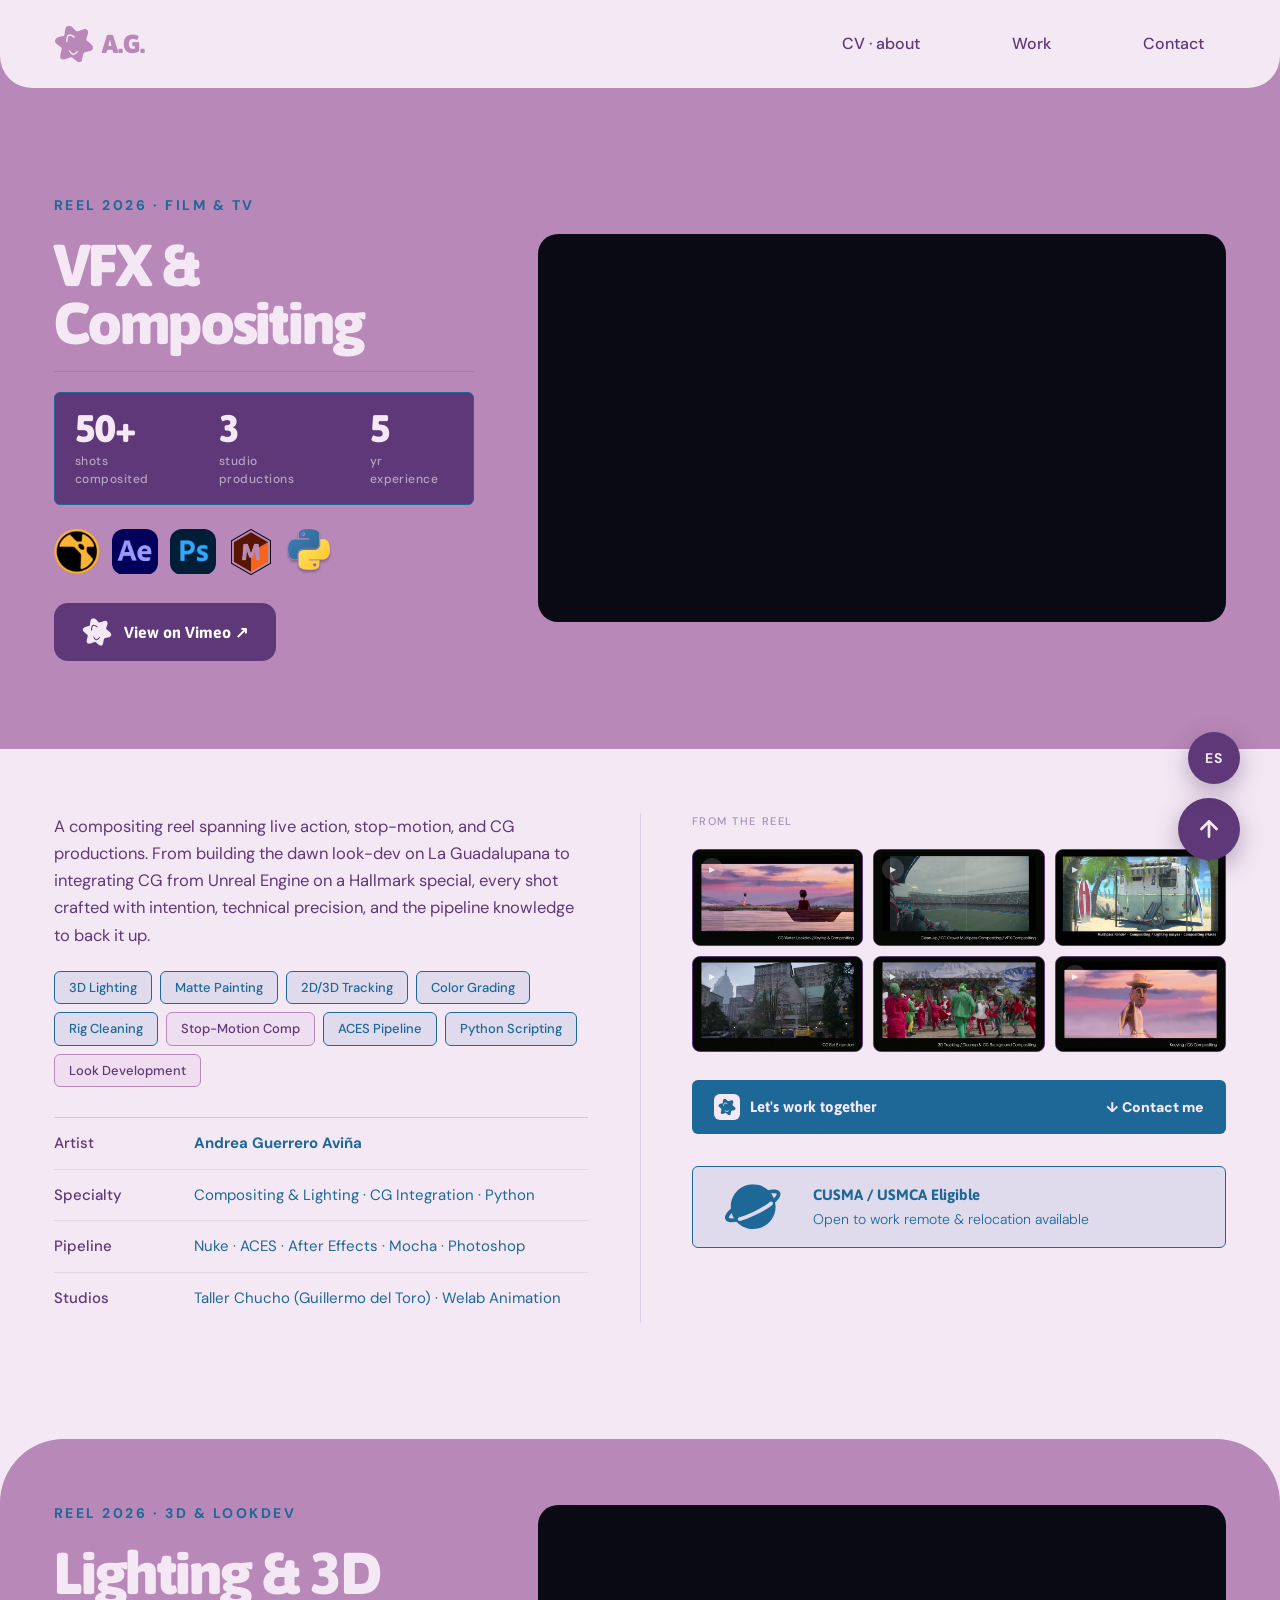
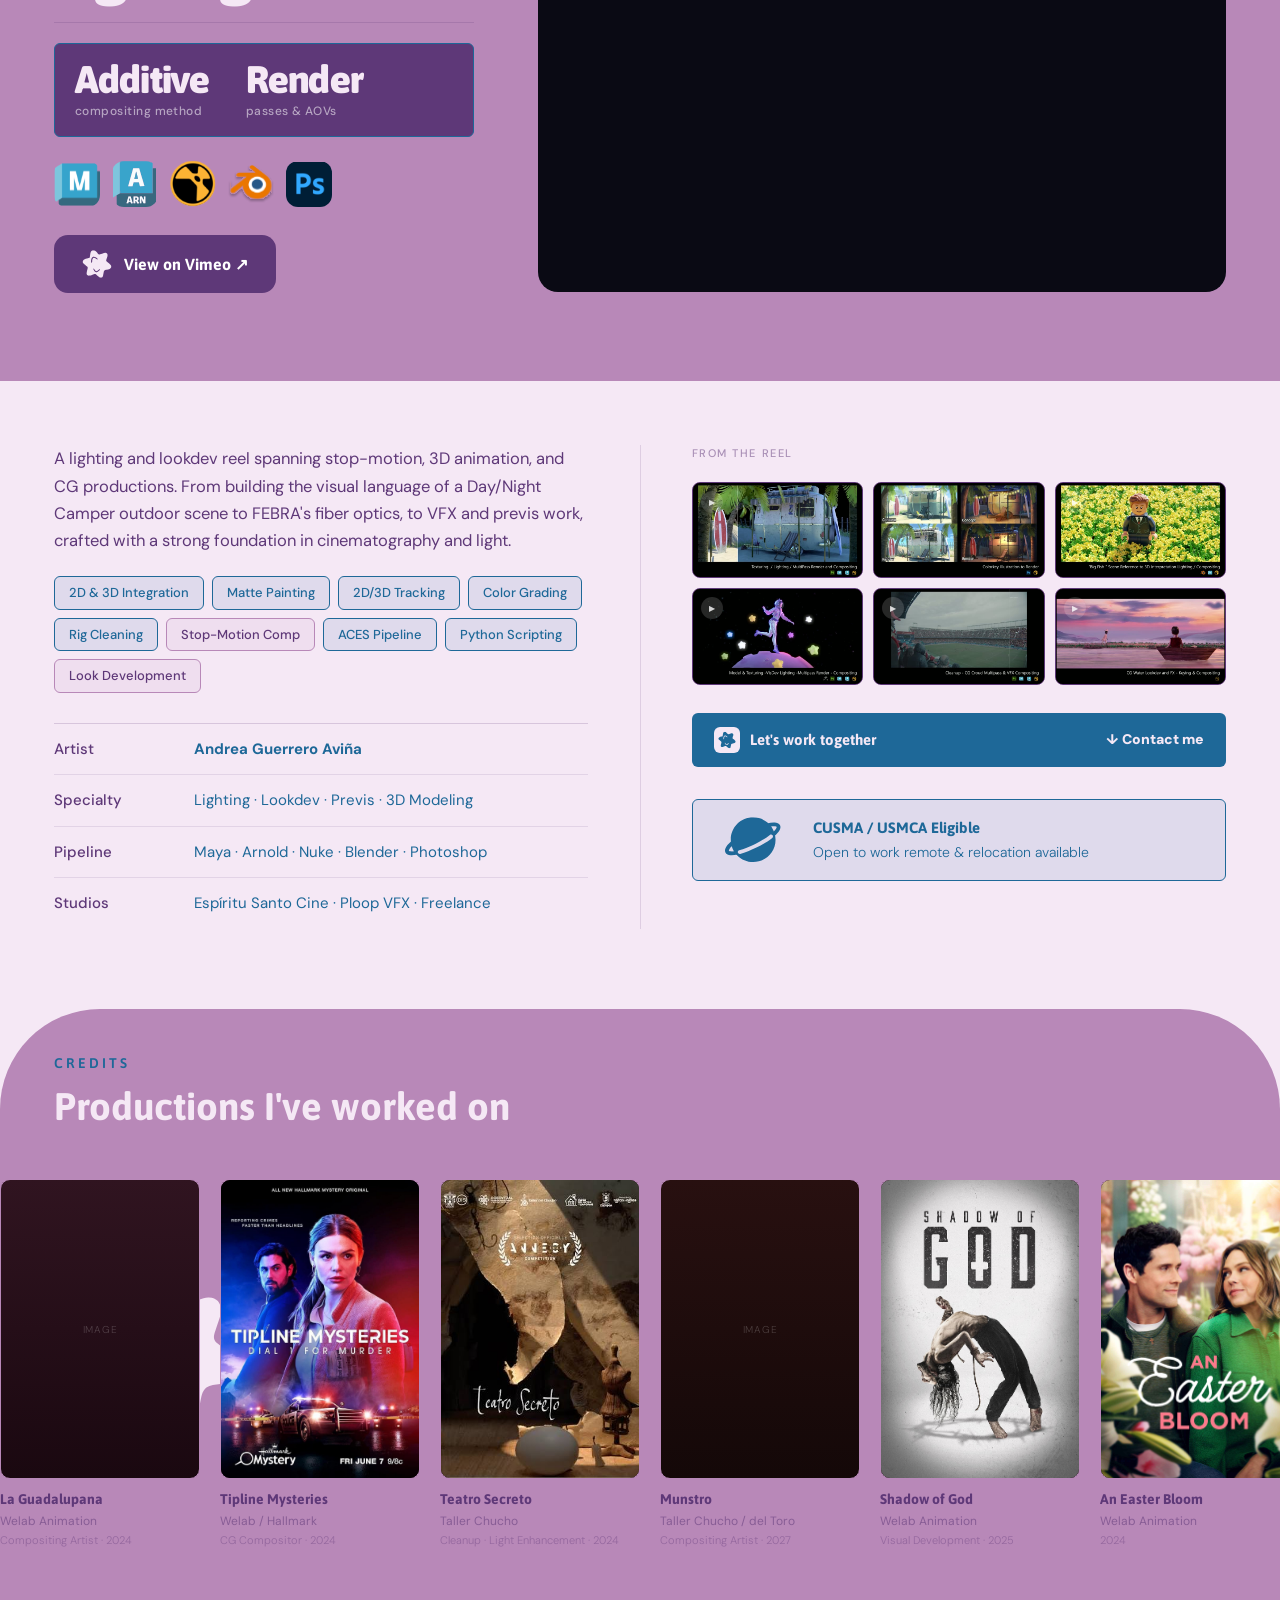
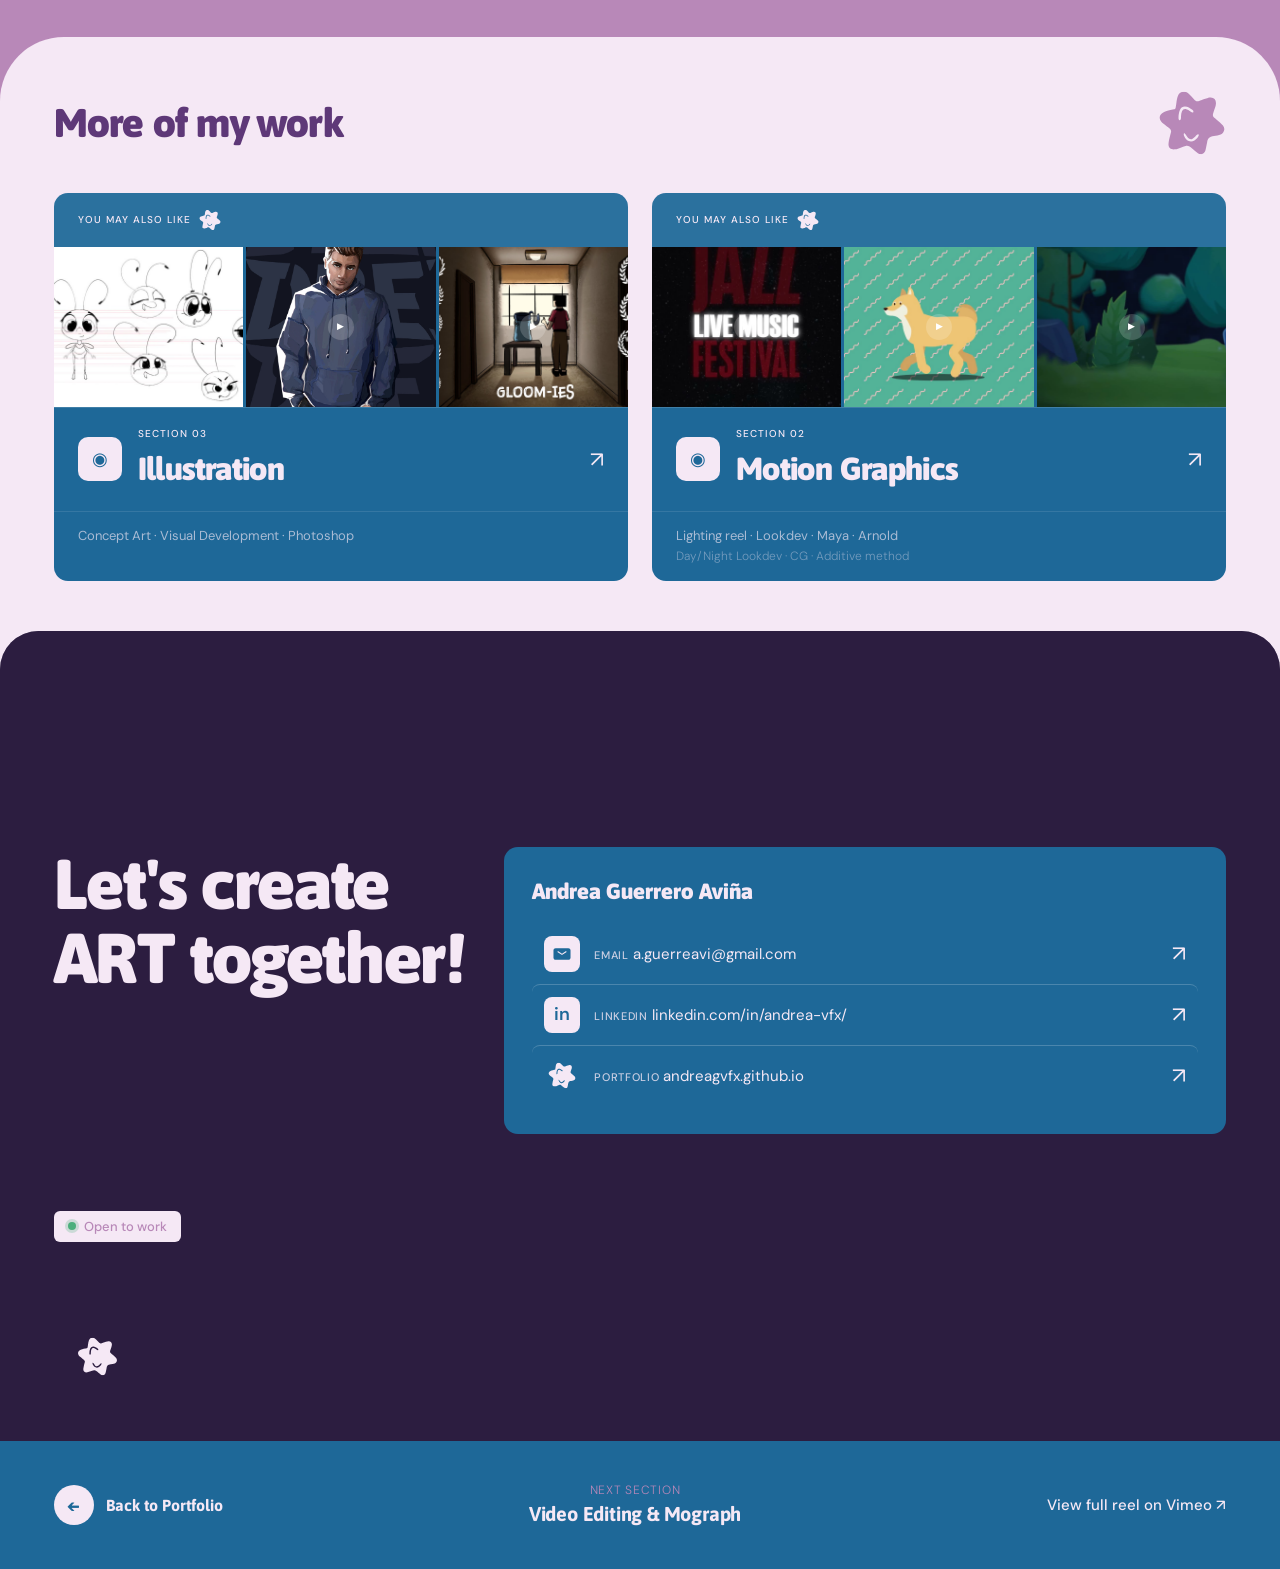
<file: vfx/index.html>
<!DOCTYPE html>
<html lang="en">
<head>
<meta charset="UTF-8">
<meta name="viewport" content="width=device-width, initial-scale=1.0">
<title data-i18n="vfx.title">VFX Compositing & Lighting · Andrea Guerrero Aviña</title>
<meta name="description" content="Compositing, lighting and 3D lookdev reel — Nuke, ACES pipeline, Maya/Arnold.">
<link rel="icon" href="../favicon.svg" type="image/svg+xml">
<link rel="preconnect" href="https://fonts.googleapis.com">
<link rel="preconnect" href="https://fonts.gstatic.com" crossorigin>
<link rel="stylesheet" href="../css/styles.css?v=27">
<link rel="stylesheet" href="../css/section.css?v=46">
</head>
<body>

<svg class="svg-sprite" aria-hidden="true">
  <defs>
<symbol id="star-shape" viewBox="0 0 717.74 692.99">
      <path d="M702.79,374.38c-19.78-24.64-52.19-51.5-76.05-70.68-6.2-4.94-11.66-9.17-16.03-12.53-4.59-3.57-9.28-7.01-12.8-11.54-12.42-15.15-6.42-35.1-.13-52.84,5.07-15.02,10.95-32.47,15.95-47.3,5.42-16.22,10.34-30.27,11.2-47.43,2.49-40.43-17.8-66.35-58.54-68.19-18-.97-31.12,4.89-50.47,11.25-18.01,6.14-37.72,12.8-55.96,19.03-13.24,4.08-31.19,12.1-42.9,11.8-6.5-.1-12.38-2.65-17.82-6.23h0s-.14-.08-.14-.08c-5.46-3.56-11.25-8.89-16.05-13.95-17.28-18.76-37.09-40.64-54.91-57.65-15.9-15.71-29.79-25.61-50.89-27.55-34.83-3.54-61.9,12.01-75.4,44.91-9.78,22.92-13.01,52.68-16.68,77.7-2.79,18.79-4.46,36.12-8.03,54.09-2.18,11.67-8.18,15.09-17.85,17.46-9.01,2.37-17.71,3.63-27.37,5.54-31.24,6.1-80.39,18.05-105.08,37.24-29.24,22.46-36.24,60.28-12.79,89.69,7.07,9.41,15.53,16.87,24.7,24.34,12.05,9.72,25.61,20.28,38.3,30.33,8.05,6.39,16.01,12.58,23.58,18.63,14.13,10.65,27.51,24.15,25.71,42.03-1.42,12.31-5.21,21.81-8.36,35.48-4.31,16.78-9.42,37.45-13.4,56.03-6.17,30.33-14.76,67.29,7.41,90.96,15.6,14.63,39.17,16.18,59.49,14.12,21.79-2.23,40.72-11.12,61.42-18.69,8.93-3.38,18.13-6.87,27.05-10.25,12.51-4.76,25.73-9.93,35.78-11.04,26.87-2.81,41.92,12.02,61.73,28.61,11.9,9.93,26.86,22.41,38.69,32.28,22.06,18.39,40.52,36.79,69.94,32.37,14.92-2.39,27.87-12.5,35.54-25.25,8.54-13.64,10.65-34.56,14.84-53.45,3.32-16.58,6.95-35.23,10.19-51.36,3.19-15.42,5.46-30.13,14.98-42.75,14.9-20.68,37.64-24.59,61.46-27.9,23.59-3.72,52.09-8.63,74.08-17.55,22.85-8.6,38.15-31.28,40.37-55.5,1.3-16.51-4.3-31.01-14.76-44.18ZM238.59,254.1c-1.43,11-2.03,22.21-2.29,32.69-.18,5.17-.42,10.42-1.66,15.38-2.13,8.02-6.74,14.16-14.24,12.93-7.15-1.63-10.56-10.68-11.07-18.19-1.09-30.06,2.54-64.92,14.15-92.97,4.61-10.74,11.16-20.88,20.15-28.38,37.39-30.74,87.79-2.02,118.58,25.04,7.04,6.49,12.36,12.21,12.83,20.35.17,3.95-2,7.83-5.82,9.13-7.73,2.72-16.69-2.85-23.01-7.7-17.56-13.91-36.54-29.35-59.47-32.31l-.19-.02h0c-34.94-3.91-44.58,36.71-47.95,64.05ZM433.23,486.42c-2.34,9.3-9.12,18.87-15.61,26.4-23.11,27.64-58.74,50.94-94.6,34.69-13.26-5.83-24.34-15.72-33.43-27.2-10.65-13.62-23.58-34.84-22.51-51.39v-.13h.01c1.7-15.52,14.55-2.89,19.34,3.63,9.52,11.94,16.16,27.14,27.08,38.53,12.4,13.52,30.3,20.08,47.94,13.03,13.22-4.94,24.65-15.62,34.14-26.14,8.95-9.46,20.53-23.58,32.32-25.11,6.77.06,6.94,6.82,5.32,13.69Z"/>
    </symbol>
    <symbol id="icon-envelope" viewBox="0 0 37 35">
      <path fill-rule="evenodd" clip-rule="evenodd" d="M6.16667 6.19792C3.82521 6.19792 1.92708 7.99345 1.92708 10.2083V24.7917C1.92708 27.0066 3.82521 28.8021 6.16667 28.8021H30.8333C33.1748 28.8021 35.0729 27.0066 35.0729 24.7917V10.2083C35.0729 7.99345 33.1748 6.19792 30.8333 6.19792H6.16667ZM11.4547 12.229C10.9316 11.8826 10.2106 12.0029 9.84444 12.4978C9.47823 12.9926 9.60546 13.6746 10.1286 14.021L17.8369 19.1252C18.235 19.3888 18.765 19.3888 19.1631 19.1252L26.8714 14.021C27.3945 13.6746 27.5218 12.9926 27.1555 12.4978C26.7894 12.0029 26.0684 11.8826 25.5453 12.229L18.5 16.8941L11.4547 12.229Z"/>
    </symbol>
    <symbol id="icon-planet" viewBox="0 0 73 59">
      <path fill-rule="evenodd" clip-rule="evenodd" d="M36.738 0C20.6297 0 7.57129 13.0584 7.57129 29.1667C7.57129 45.275 20.6297 58.3333 36.738 58.3333C52.8463 58.3333 65.9046 45.275 65.9046 29.1667C65.9046 13.0584 52.8463 0 36.738 0ZM18.5195 42.784C17.1848 43.1373 16.3892 44.506 16.7425 45.8407C17.0958 47.1753 18.4643 47.971 19.799 47.6177C26.2291 45.9153 33.846 42.9993 41.6916 39.0877C49.505 35.192 56.393 30.8837 61.6143 26.788C62.7006 25.9357 62.8903 24.3643 62.0383 23.278C61.186 22.1916 59.6146 22.0017 58.5283 22.854C53.6196 26.7043 47.0293 30.8393 39.4606 34.613C31.8603 38.4023 24.5631 41.1843 18.5195 42.784Z"/>
      <path d="M64.5255 11.6839C62.3782 11.5496 59.3595 11.8898 55.6405 12.7616L54.4995 7.89355C58.4405 6.96968 61.9972 6.51608 64.8375 6.69361C67.4748 6.85845 70.4672 7.64255 71.7675 10.251C72.9825 12.6877 72.0268 15.3453 70.7592 17.4211C69.4125 19.6262 67.2368 21.9893 64.5292 24.3726L61.2255 20.6194C63.7575 18.3909 65.5172 16.411 66.4918 14.8152C67.5452 13.0901 67.2962 12.4888 67.2928 12.482C67.2838 12.4639 66.8758 11.8308 64.5255 11.6839Z"/>
      <path d="M16.1958 48.4707C12.6628 49.199 9.46619 49.5143 6.89469 49.2627C4.47399 49.0257 1.77636 48.1897 0.561461 45.753C-0.736132 43.1503 0.430694 40.2957 1.87963 38.0947C3.43936 35.7257 5.93043 33.1653 9.02593 30.581L12.2304 34.419C9.31029 36.857 7.23353 39.0553 6.05589 40.844C4.76746 42.8013 5.02739 43.5043 5.03616 43.522C5.03956 43.5287 5.36989 44.0897 7.38163 44.2863C9.24259 44.4687 11.883 44.2547 15.1864 43.5737L16.1958 48.4707Z"/>
    </symbol>
  </defs>
</svg>

<!-- ============================================================
     NAV
     ============================================================ -->
<nav class="section-nav" id="top">
  <div class="section-nav__inner">
    <a href="../index.html" class="section-nav__logo">
      <span class="star star--gold" style="--star-size:40px;" data-star>
        <svg class="star__svg" viewBox="0 0 254 233"><use class="star__shape" href="#star-shape"></use></svg>
      </span>
      <span>A.G.</span>
    </a>
    <div class="section-nav__links">
      <a href="../index.html#about" class="section-nav__pill" data-nav-pill="about" data-i18n="shared.nav.about">CV · about</a>
      <button class="section-nav__link-btn" data-nav-pill="work" data-open-drawer data-i18n="shared.nav.work">Work</button>
      <a href="#contact" class="section-nav__link-btn" data-nav-pill="contact" data-i18n="shared.nav.contact">Contact</a>
    </div>
    <button class="section-nav__hamburger" id="hamburger" aria-expanded="false" aria-controls="drawer" aria-label="Open navigation" data-i18n-attr="aria-label:shared.menuAria">
      <span class="section-nav__hamburger-bars"><span></span><span></span><span></span></span>
    </button>
  </div>
</nav>

<main>

  <!-- ============================================================
       REEL 1 — VFX & COMPOSITING
       ============================================================ -->
  <section class="reel-hero" id="compositing-reel">
    <div class="reel-hero__layout">
      <div>
        <p class="reel-hero__eyebrow" data-i18n="vfx.reel1.eyebrow">Reel 2026 · Film &amp; TV</p>
        <h1 class="reel-hero__title" data-i18n="vfx.reel1.title">VFX &amp;<br>Compositing</h1>
        <div class="reel-hero__divider"></div>

        <div class="stats-row">
          <div class="stats-row__stat"><strong>50+</strong><span data-i18n="vfx.reel1.stat1">shots composited</span></div>
          <div class="stats-row__stat"><strong>3</strong><span data-i18n="vfx.reel1.stat2">studio productions</span></div>
          <div class="stats-row__stat"><strong>5</strong><span data-i18n="vfx.reel1.stat3">yr experience</span></div>
        </div>

        <div class="tool-icons">
          <img src="../assets/icons/nuke-icon.svg" alt="Nuke" width="46" height="46">
          <img src="../assets/icons/after-effects-icon.png" alt="After Effects" width="46" height="46">
          <img src="../assets/icons/photoshop-icon.svg" alt="Photoshop" width="46" height="46">
          <img src="../assets/icons/mocha-icon.png" alt="Mocha Pro" width="46" height="46">
          <img src="../assets/icons/python-icon.svg" alt="Python" width="46" height="46">
        </div>

        <a class="btn-vimeo" href="https://vimeo.com/1078520028" target="_blank" rel="noopener">
          <span class="star star--gold" style="--star-size:30px;" data-star>
            <svg class="star__svg" viewBox="0 0 254 233"><use class="star__shape" href="#star-shape"></use></svg>
          </span>
          <span data-i18n="shared.viewOnVimeo">View on Vimeo ↗</span>
        </a>
      </div>

      <div class="reel-window">
        <iframe title="Compositing reel — Andrea Guerrero Aviña" src="https://player.vimeo.com/video/1078520028?h=5514069ed8" frameborder="0" referrerpolicy="strict-origin-when-cross-origin" allow="autoplay; fullscreen; picture-in-picture; clipboard-write; encrypted-media; web-share" allowfullscreen></iframe>
      </div>
    </div>
  </section>

  <section class="info-band">
    <div class="info-band__layout">
      <div>
        <p class="info-band__desc" data-i18n="vfx.info1.desc">A compositing reel spanning live action, stop-motion, and CG productions. From building the dawn look-dev on La Guadalupana to integrating CG from Unreal Engine on a Hallmark special, every shot crafted with intention, technical precision, and the pipeline knowledge to back it up.</p>

        <div class="tech-chips">
          <span class="tech-chip" data-i18n="vfx.chip.3dLighting">3D Lighting</span>
          <span class="tech-chip">Matte Painting</span>
          <span class="tech-chip" data-i18n="vfx.chip.2d3dTracking">2D/3D Tracking</span>
          <span class="tech-chip" data-i18n="vfx.chip.colorGrading">Color Grading</span>
          <span class="tech-chip" data-i18n="vfx.chip.rigCleaning">Rig Cleaning</span>
          <span class="tech-chip tech-chip--muted" data-i18n="vfx.chip.stopMotionComp">Stop-Motion Comp</span>
          <span class="tech-chip" data-i18n="shared.chip.acesPipeline">ACES Pipeline</span>
          <span class="tech-chip" data-i18n="vfx.chip.pythonScripting">Python Scripting</span>
          <span class="tech-chip tech-chip--muted" data-i18n="vfx.chip.lookDevelopment">Look Development</span>
        </div>

        <dl class="credit-rows">
          <div class="credit-row is-strong"><dt data-i18n="shared.credit.artist">Artist</dt><dd>Andrea Guerrero Aviña</dd></div>
          <div class="credit-row"><dt data-i18n="shared.credit.specialty">Specialty</dt><dd data-i18n="vfx.credit1.specialty.value">Compositing &amp; Lighting · CG Integration · Python</dd></div>
          <div class="credit-row"><dt>Pipeline</dt><dd>Nuke · ACES · After Effects · Mocha · Photoshop</dd></div>
          <div class="credit-row"><dt data-i18n="shared.credit.studios">Studios</dt><dd>Taller Chucho (Guillermo del Toro) · Welab Animation</dd></div>
        </dl>
      </div>

      <div class="info-band__rule"></div>

      <div>
        <p class="reel-thumbs__label" data-i18n="shared.fromReel">From the reel</p>
        <div class="reel-thumbs__grid">
          <div class="reel-thumb"><img src="../assets/media/vfx/reel-thumbs/compositing-thumb-1.jpg" alt="Compositing reel still — CG water lookdev, keying &amp; compositing" loading="lazy"><span class="play">▶</span></div>
          <div class="reel-thumb"><img src="../assets/media/vfx/reel-thumbs/compositing-thumb-2.jpg" alt="Compositing reel still — CG crowd cleanup &amp; VFX compositing" loading="lazy"><span class="play">▶</span></div>
          <div class="reel-thumb"><img src="../assets/media/vfx/reel-thumbs/compositing-thumb-3.jpg" alt="Compositing reel still — multipass render &amp; compositing" loading="lazy"><span class="play">▶</span></div>
          <div class="reel-thumb"><img src="../assets/media/vfx/reel-thumbs/compositing-thumb-4.jpg" alt="Compositing reel still — CG set extension" loading="lazy"><span class="play">▶</span></div>
          <div class="reel-thumb"><img src="../assets/media/vfx/reel-thumbs/compositing-thumb-5.jpg" alt="Compositing reel still — 3D tracking &amp; CG background compositing" loading="lazy"><span class="play">▶</span></div>
          <div class="reel-thumb"><img src="../assets/media/vfx/reel-thumbs/compositing-thumb-6.jpg" alt="Compositing reel still — keying &amp; compositing" loading="lazy"><span class="play">▶</span></div>
        </div>

        <a class="btn-contact-cta" href="#contact">
          <span class="btn-contact-cta__label"><span class="btn-contact-cta__icon" style="--star-off:var(--color-ocean);"><svg class="star__svg" viewBox="0 0 254 233"><use class="star__shape" href="#star-shape"></use></svg></span><span data-i18n="shared.letsWork">Let's work together</span></span>
          <span class="btn-contact-cta__go" data-i18n="shared.contactMe">↓ Contact me</span>
        </a>

        <div class="cusma-badge-lg">
          <svg viewBox="0 0 73 59" fill="var(--color-ocean)"><use href="#icon-planet"></use></svg>
          <div>
            <p class="cusma-badge-lg__title" data-i18n="home.cusma.title">CUSMA / USMCA Eligible</p>
            <p class="cusma-badge-lg__desc" data-i18n="home.cusma.desc">Open to work remote &amp; relocation available</p>
          </div>
        </div>
      </div>
    </div>
  </section>

  <!-- ============================================================
       REEL 2 — LIGHTING & 3D
       ============================================================ -->
  <section class="reel-hero" id="lighting-reel">
    <div class="reel-hero__layout">
      <div>
        <p class="reel-hero__eyebrow" data-i18n="vfx.reel2.eyebrow">Reel 2026 · 3D &amp; Lookdev</p>
        <h1 class="reel-hero__title" data-i18n="vfx.reel2.title">Lighting &amp; 3D</h1>
        <div class="reel-hero__divider"></div>

        <div class="stats-row">
          <div class="stats-row__stat"><strong data-i18n="vfx.reel2.stat1a">Additive</strong><span data-i18n="vfx.reel2.stat1b">compositing method</span></div>
          <div class="stats-row__stat"><strong>Render</strong><span data-i18n="vfx.reel2.stat2b">passes &amp; AOVs</span></div>
        </div>

        <div class="tool-icons">
          <img src="../assets/icons/maya-icon.svg" alt="Maya" width="46" height="46">
          <img src="../assets/icons/arnold-icon.svg" alt="Arnold" width="46" height="46">
          <img src="../assets/icons/nuke-icon.svg" alt="Nuke" width="46" height="46">
          <img src="../assets/icons/blender-icon.svg" alt="Blender" width="46" height="46">
          <img src="../assets/icons/photoshop-icon.svg" alt="Photoshop" width="46" height="46">
        </div>

        <a class="btn-vimeo" href="https://vimeo.com/914670053" target="_blank" rel="noopener">
          <span class="star star--gold" style="--star-size:30px;" data-star>
            <svg class="star__svg" viewBox="0 0 254 233"><use class="star__shape" href="#star-shape"></use></svg>
          </span>
          <span data-i18n="shared.viewOnVimeo">View on Vimeo ↗</span>
        </a>
      </div>

      <div class="reel-window">
        <iframe title="Lighting reel — Andrea Guerrero Aviña" src="https://player.vimeo.com/video/914670053?h=1fa916c48a" frameborder="0" referrerpolicy="strict-origin-when-cross-origin" allow="autoplay; fullscreen; picture-in-picture; clipboard-write; encrypted-media; web-share" allowfullscreen></iframe>
      </div>
    </div>
  </section>

  <section class="info-band" id="credits">
    <div class="info-band__layout">
      <div>
        <p class="info-band__desc" data-i18n="vfx.info2.desc">A lighting and lookdev reel spanning stop-motion, 3D animation, and CG productions. From building the visual language of a Day/Night Camper outdoor scene to FEBRA's fiber optics, to VFX and previs work, crafted with a strong foundation in cinematography and light.</p>

        <div class="tech-chips">
          <span class="tech-chip" data-i18n="vfx.chip.2d3dIntegration">2D &amp; 3D Integration</span>
          <span class="tech-chip">Matte Painting</span>
          <span class="tech-chip" data-i18n="vfx.chip.2d3dTracking">2D/3D Tracking</span>
          <span class="tech-chip" data-i18n="vfx.chip.colorGrading">Color Grading</span>
          <span class="tech-chip" data-i18n="vfx.chip.rigCleaning">Rig Cleaning</span>
          <span class="tech-chip tech-chip--muted" data-i18n="vfx.chip.stopMotionComp">Stop-Motion Comp</span>
          <span class="tech-chip" data-i18n="shared.chip.acesPipeline">ACES Pipeline</span>
          <span class="tech-chip" data-i18n="vfx.chip.pythonScripting">Python Scripting</span>
          <span class="tech-chip tech-chip--muted" data-i18n="vfx.chip.lookDevelopment">Look Development</span>
        </div>

        <dl class="credit-rows">
          <div class="credit-row is-strong"><dt data-i18n="shared.credit.artist">Artist</dt><dd>Andrea Guerrero Aviña</dd></div>
          <div class="credit-row"><dt data-i18n="shared.credit.specialty">Specialty</dt><dd data-i18n="vfx.credit2.specialty.value">Lighting · Lookdev · Previs · 3D Modeling</dd></div>
          <div class="credit-row"><dt>Pipeline</dt><dd>Maya · Arnold · Nuke · Blender · Photoshop</dd></div>
          <div class="credit-row"><dt data-i18n="shared.credit.studios">Studios</dt><dd>Espíritu Santo Cine · Ploop VFX · Freelance</dd></div>
        </dl>
      </div>

      <div class="info-band__rule"></div>

      <div>
        <p class="reel-thumbs__label" data-i18n="shared.fromReel">From the reel</p>
        <div class="reel-thumbs__grid">
          <div class="reel-thumb"><img src="../assets/media/vfx/reel-thumbs/lighting-thumb-1.jpg" alt="Lighting &amp; 3D reel still — texturing, lighting &amp; multipass render" loading="lazy"><span class="play">▶</span></div>
          <div class="reel-thumb"><img src="../assets/media/vfx/reel-thumbs/lighting-thumb-2.jpg" alt="Lighting &amp; 3D reel still — colorkey illustration to render" loading="lazy"><span class="play">▶</span></div>
          <div class="reel-thumb"><img src="../assets/media/vfx/reel-thumbs/lighting-thumb-3.jpg" alt="Lighting &amp; 3D reel still — 3D interpretation lighting &amp; compositing" loading="lazy"><span class="play">▶</span></div>
          <div class="reel-thumb"><img src="../assets/media/vfx/reel-thumbs/lighting-thumb-4.jpg" alt="Lighting &amp; 3D reel still — VisDev lighting, multipass render &amp; compositing" loading="lazy"><span class="play">▶</span></div>
          <div class="reel-thumb"><img src="../assets/media/vfx/reel-thumbs/lighting-thumb-5.jpg" alt="Lighting &amp; 3D reel still — CG crowd multipass &amp; VFX compositing" loading="lazy"><span class="play">▶</span></div>
          <div class="reel-thumb"><img src="../assets/media/vfx/reel-thumbs/lighting-thumb-6.jpg" alt="Lighting &amp; 3D reel still — CG water lookdev &amp; FX compositing" loading="lazy"><span class="play">▶</span></div>
        </div>

        <a class="btn-contact-cta" href="#contact">
          <span class="btn-contact-cta__label"><span class="btn-contact-cta__icon" style="--star-off:var(--color-ocean);"><svg class="star__svg" viewBox="0 0 254 233"><use class="star__shape" href="#star-shape"></use></svg></span><span data-i18n="shared.letsWork">Let's work together</span></span>
          <span class="btn-contact-cta__go" data-i18n="shared.contactMe">↓ Contact me</span>
        </a>

        <div class="cusma-badge-lg">
          <svg viewBox="0 0 73 59" fill="var(--color-ocean)"><use href="#icon-planet"></use></svg>
          <div>
            <p class="cusma-badge-lg__title" data-i18n="home.cusma.title">CUSMA / USMCA Eligible</p>
            <p class="cusma-badge-lg__desc" data-i18n="home.cusma.desc">Open to work remote &amp; relocation available</p>
          </div>
        </div>
      </div>
    </div>
  </section>

  <!-- ============================================================
       POSTER GALLERY
       ============================================================ -->
  <section class="poster-gallery">
    <div class="poster-gallery__star" aria-hidden="true">
      <div class="star star--white star--lg" data-star>
        <svg class="star__svg" viewBox="0 0 254 233"><use class="star__shape" href="#star-shape"></use></svg>
      </div>
    </div>

    <div class="poster-gallery__header">
      <p class="poster-gallery__eyebrow" data-i18n="vfx.poster.eyebrow">Credits</p>
      <h2 class="poster-gallery__title" data-i18n="vfx.poster.title">Productions I've worked on</h2>
    </div>

    <div class="poster-rail">
      <div class="poster-card" style="--poster-c1:#1a0810;--poster-c2:#301420;">
        <div class="poster-card__image"><span>IMAGE</span></div>
        <p class="poster-card__title">La Guadalupana</p>
        <p class="poster-card__studio">Welab Animation</p>
        <p class="poster-card__meta" data-i18n="vfx.poster1.meta">Compositing Artist · 2024</p>
      </div>
      <div class="poster-card">
        <div class="poster-card__image"><img src="../assets/media/vfx/posters/tipline-mysteries.jpg" alt="Tipline Mysteries: Dial 1 for Murder poster" loading="lazy"></div>
        <p class="poster-card__title">Tipline Mysteries</p>
        <p class="poster-card__studio">Welab / Hallmark</p>
        <p class="poster-card__meta" data-i18n="vfx.poster2.meta">CG Compositor · 2024</p>
      </div>
      <div class="poster-card">
        <div class="poster-card__image"><img src="../assets/media/vfx/posters/teatro-secreto.jpg" alt="Teatro Secreto poster" loading="lazy"></div>
        <p class="poster-card__title">Teatro Secreto</p>
        <p class="poster-card__studio">Taller Chucho</p>
        <p class="poster-card__meta" data-i18n="vfx.poster3.meta">Cleanup · Light Enhancement · 2024</p>
      </div>
      <div class="poster-card" style="--poster-c1:#140808;--poster-c2:#281010;">
        <div class="poster-card__image"><span>IMAGE</span></div>
        <p class="poster-card__title">Munstro</p>
        <p class="poster-card__studio">Taller Chucho / del Toro</p>
        <p class="poster-card__meta" data-i18n="vfx.poster4.meta">Compositing Artist · 2027</p>
      </div>
      <div class="poster-card">
        <div class="poster-card__image"><img src="../assets/media/vfx/posters/shadow-of-god.jpg" alt="Shadow of God poster" loading="lazy"></div>
        <p class="poster-card__title">Shadow of God</p>
        <p class="poster-card__studio">Welab Animation</p>
        <p class="poster-card__meta" data-i18n="vfx.poster5.meta">Visual Development · 2025</p>
      </div>
      <div class="poster-card">
        <div class="poster-card__image"><img src="../assets/media/vfx/posters/an-easter-bloom.jpg" alt="An Easter Bloom poster" loading="lazy"></div>
        <p class="poster-card__title">An Easter Bloom</p>
        <p class="poster-card__studio">Welab Animation</p>
        <p class="poster-card__meta">2024</p>
      </div>
      <div class="poster-card">
        <div class="poster-card__image"><img src="../assets/media/vfx/posters/christmas-prince.jpg" alt="Inventing the Christmas Prince poster" loading="lazy"></div>
        <p class="poster-card__title">Inventing the Christmas Prince</p>
        <p class="poster-card__studio">Welab Animation</p>
        <p class="poster-card__meta">2022</p>
      </div>
      <div class="poster-card">
        <div class="poster-card__image"><img src="../assets/media/vfx/posters/bem-un-lemur-en-fuga.webp" alt="Bem, un lemur en fuga poster" loading="lazy"></div>
        <p class="poster-card__title">Bem, un lemur en fuga</p>
        <p class="poster-card__studio">Chiltepin Studios</p>
        <p class="poster-card__meta">2026</p>
      </div>
      <div class="poster-card">
        <div class="poster-card__image"><img src="../assets/media/vfx/posters/gloomies.jpg" alt="GLOOM-IES poster" loading="lazy"></div>
        <p class="poster-card__title">GLOOM-IES</p>
        <p class="poster-card__studio" data-i18n="vfx.poster9.studio">Independent Short Film</p>
        <p class="poster-card__meta" data-i18n="vfx.poster9.meta">Cleanup &amp; Compositing</p>
      </div>
      <div class="poster-card poster-card--more">
        <div class="poster-card__image"><span data-i18n="vfx.posterMore">More<br>coming soon</span></div>
      </div>
    </div>
  </section>

  <!-- ============================================================
       MORE OF MY WORK — cross-promo to other sections
       ============================================================ -->
  <div class="also-header">
    <h2 class="also-header__title" data-i18n="shared.also.title">More of my work</h2>
    <span class="star star--gold" style="--float-delay:-1.5s; --star-off:var(--bg-mid);" data-star>
      <svg class="star__svg" viewBox="0 0 254 233"><use class="star__shape" href="#star-shape"></use></svg>
    </span>
  </div>
  <div class="also-row">
    <a class="also-card" href="../illustration/index.html">
      <div class="also-card__label">
        <span data-i18n="shared.also.youMayAlsoLike">You may also like</span>
        <span class="star star--white" data-star>
          <svg class="star__svg" viewBox="0 0 254 233"><use class="star__shape" href="#star-shape"></use></svg>
        </span>
      </div>
      <div class="also-card__thumbs">
        <div class="also-card__thumb"><img src="../assets/media/illustration/projects/luma.jpg" alt="LUMA character illustration" loading="lazy"></div>
        <div class="also-card__thumb"><img src="../assets/media/illustration/projects/streampack.jpg" alt="Streampack illustration for @DRE_ow" loading="lazy"><span class="play">▶</span></div>
        <div class="also-card__thumb"><img src="../assets/media/illustration/projects/gloomies.jpg" alt="GLOOM-IES background exploration" loading="lazy"><span class="play">▶</span></div>
      </div>
      <div class="also-card__rule"></div>
      <div class="also-card__section">
        <span class="also-card__icon">◉</span>
        <div class="also-card__section-text">
          <p class="also-card__num" data-i18n="shared.section.03">Section 03</p>
          <p class="also-card__title" data-i18n="shared.dropdown.illustration">Illustration</p>
        </div>
        <span class="also-card__arrow">↗</span>
      </div>
      <div class="also-card__rule also-card__rule--light"></div>
      <div class="also-card__bottom">
        <p class="also-card__tags" data-i18n="vfx.also1.tags">Concept Art · Visual Development · Photoshop</p>
      </div>
    </a>

    <a class="also-card" href="../motion/index.html#motion-graphics">
      <div class="also-card__label">
        <span data-i18n="shared.also.youMayAlsoLike">You may also like</span>
        <span class="star star--white" data-star>
          <svg class="star__svg" viewBox="0 0 254 233"><use class="star__shape" href="#star-shape"></use></svg>
        </span>
      </div>
      <div class="also-card__thumbs">
        <div class="also-card__thumb"><img src="../assets/media/motion/also-thumbs/jazz.jpg" alt="Jazz Live Music Festival motion graphics" loading="lazy"><span class="play">▶</span></div>
        <div class="also-card__thumb"><img src="../assets/media/motion/also-thumbs/shiba.jpg" alt="Shiba Inu walk cycle animation" loading="lazy"><span class="play">▶</span></div>
        <div class="also-card__thumb"><img src="../assets/media/motion/also-thumbs/mg-story.jpg" alt="Motion graphics story background" loading="lazy"><span class="play">▶</span></div>
      </div>
      <div class="also-card__rule"></div>
      <div class="also-card__section">
        <span class="also-card__icon">◉</span>
        <div class="also-card__section-text">
          <p class="also-card__num" data-i18n="shared.section.02">Section 02</p>
          <p class="also-card__title">Motion Graphics</p>
        </div>
        <span class="also-card__arrow">↗</span>
      </div>
      <div class="also-card__rule also-card__rule--light"></div>
      <div class="also-card__bottom">
        <p class="also-card__tags" data-i18n="vfx.also2.tags">Lighting reel · Lookdev · Maya · Arnold</p>
        <p class="also-card__sub" data-i18n="vfx.also2.sub">Day/Night Lookdev · CG · Additive method</p>
      </div>
    </a>
  </div>

  <!-- ============================================================
       FOOTER / CONTACT (same component as homepage)
       ============================================================ -->
  <section class="panel--footer" id="contact">
    <div class="footer">
      <video class="footer__video" autoplay muted loop playsinline preload="auto">
        <source src="../assets/media/footer-bg.mp4" type="video/mp4">
      </video>
      <div class="container footer__inner">
        <div class="footer__top">
          <h2 class="footer__title" data-i18n="home.footer.title">Let's create<br>ART together!</h2>

          <div class="contact-card">
            <p class="contact-card__name">Andrea Guerrero Aviña</p>

            <a class="contact-row" href="mailto:a.guerreavi@gmail.com">
              <span class="contact-row__icon"><svg viewBox="0 0 37 35" fill="var(--color-ocean)"><use href="#icon-envelope"></use></svg></span>
              <span class="contact-row__text">
                <span class="contact-row__label" data-i18n="home.contact.email">Email</span>
                <span class="contact-row__value">a.guerreavi@gmail.com</span>
              </span>
              <span class="contact-row__go">↗</span>
            </a>

            <a class="contact-row" href="https://linkedin.com/in/andrea-vfx" target="_blank" rel="noopener">
              <span class="contact-row__icon is-text">in</span>
              <span class="contact-row__text">
                <span class="contact-row__label">LinkedIn</span>
                <span class="contact-row__value">linkedin.com/in/andrea-vfx/</span>
              </span>
              <span class="contact-row__go">↗</span>
            </a>

            <a class="contact-row" href="https://andreagvfx.github.io" target="_blank" rel="noopener">
              <span class="contact-row__icon contact-row__icon--star" style="--star-off:var(--bg-light);"><svg class="star__svg" viewBox="0 0 254 233"><use class="star__shape" href="#star-shape"></use></svg></span>
              <span class="contact-row__text">
                <span class="contact-row__label" data-i18n="home.contact.portfolio">Portfolio</span>
                <span class="contact-row__value">andreagvfx.github.io</span>
              </span>
              <span class="contact-row__go">↗</span>
            </a>
          </div>
        </div>

        <div class="footer__bottom">
          <span class="avail-pill"><span class="avail-pill__dot"></span><span data-i18n="shared.availPill">Open to work</span></span>
        </div>
      </div>

      <div class="footer__stars">
        <div class="star star--sm" style="--float-delay:-3s;" data-star>
          <svg class="star__svg" viewBox="0 0 254 233"><use class="star__shape" href="#star-shape"></use></svg>
        </div>
      </div>
    </div>
  </section>

  <!-- ============================================================
       SECTION FOOTER NAV
       ============================================================ -->
  <div class="section-footer-nav">
    <a class="section-footer-nav__back" href="../index.html">
      <span class="section-footer-nav__back-icon">←</span>
      <span data-i18n="shared.footerNav.backToPortfolio">Back to Portfolio</span>
    </a>
    <div class="section-footer-nav__next">
      <p class="section-footer-nav__next-label" data-i18n="shared.footerNav.nextSection">Next section</p>
      <a class="section-footer-nav__next-title" href="../motion/index.html" data-i18n="shared.dropdown.motion">Video Editing &amp; Mograph</a>
    </div>
    <a class="section-footer-nav__vimeo" href="https://vimeo.com/1078520028" target="_blank" rel="noopener" data-i18n="vfx.footerNav.viewFullReel">View full reel on Vimeo ↗</a>
  </div>

</main>

<a href="#top" class="back-to-top" aria-label="Back to top" data-i18n-attr="aria-label:shared.backToTopAria">
  <svg viewBox="0 0 24 24" fill="none"><path d="M12 19V5M5 12l7-7 7 7" stroke-width="2.5" stroke-linecap="round" stroke-linejoin="round"/></svg>
</a>

<button class="lang-toggle" type="button" aria-label="Switch the portfolio to Spanish">ES</button>

<!-- ============================================================
     SIDE DRAWER
     ============================================================ -->
<div class="drawer-overlay" id="drawerOverlay"></div>
<aside class="drawer" id="drawer" aria-hidden="true">
  <div class="drawer__top">
    <span class="drawer__logo">AG</span>
    <button class="drawer__close" id="drawerClose" aria-label="Close navigation" data-i18n-attr="aria-label:shared.drawer.closeAria">✕</button>
  </div>
  <div class="drawer__rule"></div>
  <div style="height:20px;"></div>
  <p class="drawer__label" data-i18n="shared.drawer.navigate">Navigate</p>

  <a class="drawer__item" href="../index.html#work">
    <span class="drawer__item-num">00</span>
    <span class="drawer__item-label" data-i18n="shared.drawer.portfolioHome">Portfolio Home</span>
  </a>

  <a class="drawer__item is-active" href="#compositing-reel">
    <span class="drawer__item-num">01</span>
    <span class="drawer__item-label" data-i18n="shared.crumb.vfx">VFX Compositing &amp; Lighting</span>
    <span class="star star--gold drawer__item-star" style="--star-size:22px;" data-star>
      <svg class="star__svg" viewBox="0 0 254 233"><use class="star__shape" href="#star-shape"></use></svg>
    </span>
  </a>
  <div class="drawer__subitems">
    <div class="drawer__subitem"><span class="drawer__subitem-bar"></span><a href="#compositing-reel" data-i18n="vfx.drawer.compositingReel">Compositing Reel</a></div>
    <div class="drawer__subitem"><span class="drawer__subitem-bar"></span><a href="#lighting-reel" data-i18n="vfx.drawer.lightingReel">Lighting Reel</a></div>
    <div class="drawer__subitem"><span class="drawer__subitem-bar"></span><a href="#credits" data-i18n="shared.credits">Credits</a></div>
  </div>

  <a class="drawer__item" href="../motion/index.html">
    <span class="drawer__item-num">02</span>
    <span class="drawer__item-label" data-i18n="shared.dropdown.motion">Video Editing &amp; Mograph</span>
  </a>
  <a class="drawer__item" href="../illustration/index.html">
    <span class="drawer__item-num">03</span>
    <span class="drawer__item-label" data-i18n="shared.dropdown.illustration">Illustration</span>
  </a>
  <a class="drawer__item" href="../design/index.html">
    <span class="drawer__item-num">04</span>
    <span class="drawer__item-label" data-i18n="shared.dropdown.design">Design &amp; UX/UI</span>
  </a>

  <div class="drawer__spacer"></div>
  <a class="drawer__footer-link" href="../index.html">andreagvfx.github.io</a>
  <p class="drawer__copyright">© 2026 Andrea Guerrero Aviña</p>
</aside>

<script src="../js/section.js?v=12"></script>
<script src="../js/i18n.js?v=5"></script>
</body>
</html>
</file>
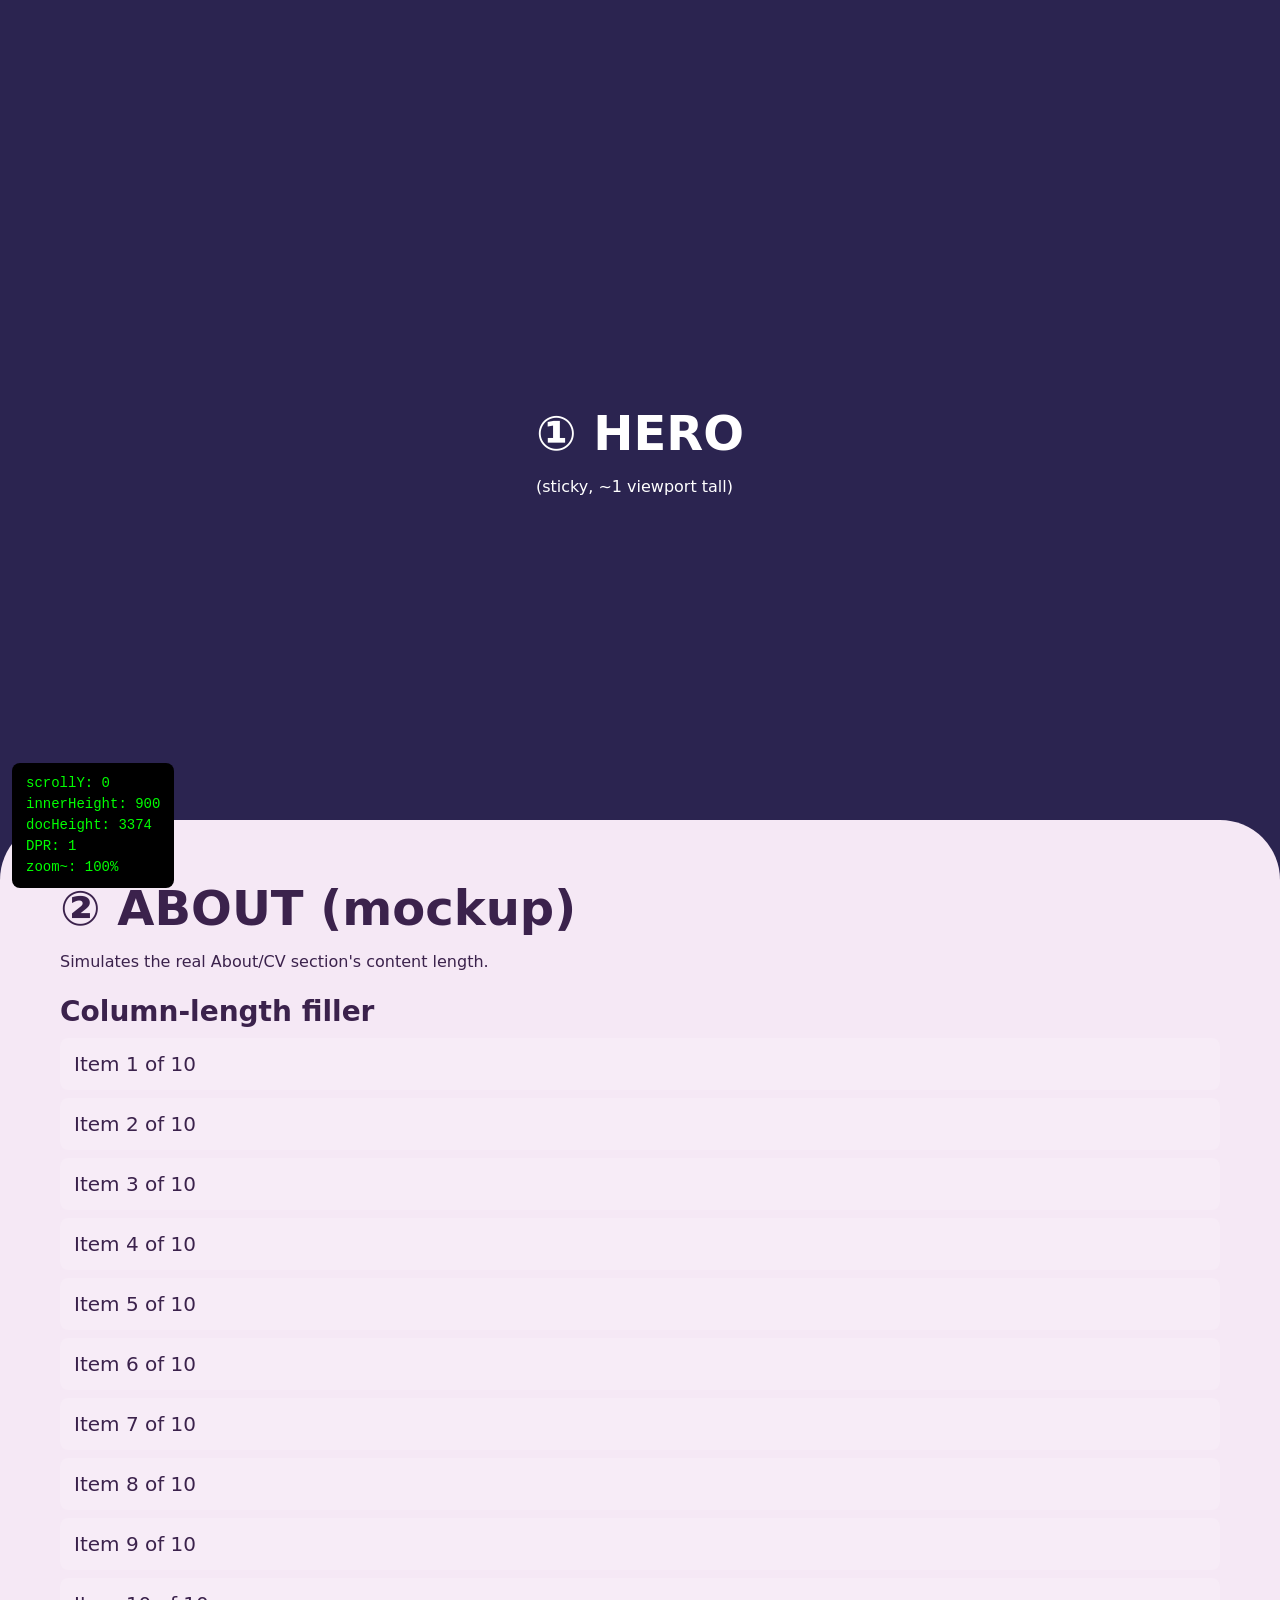
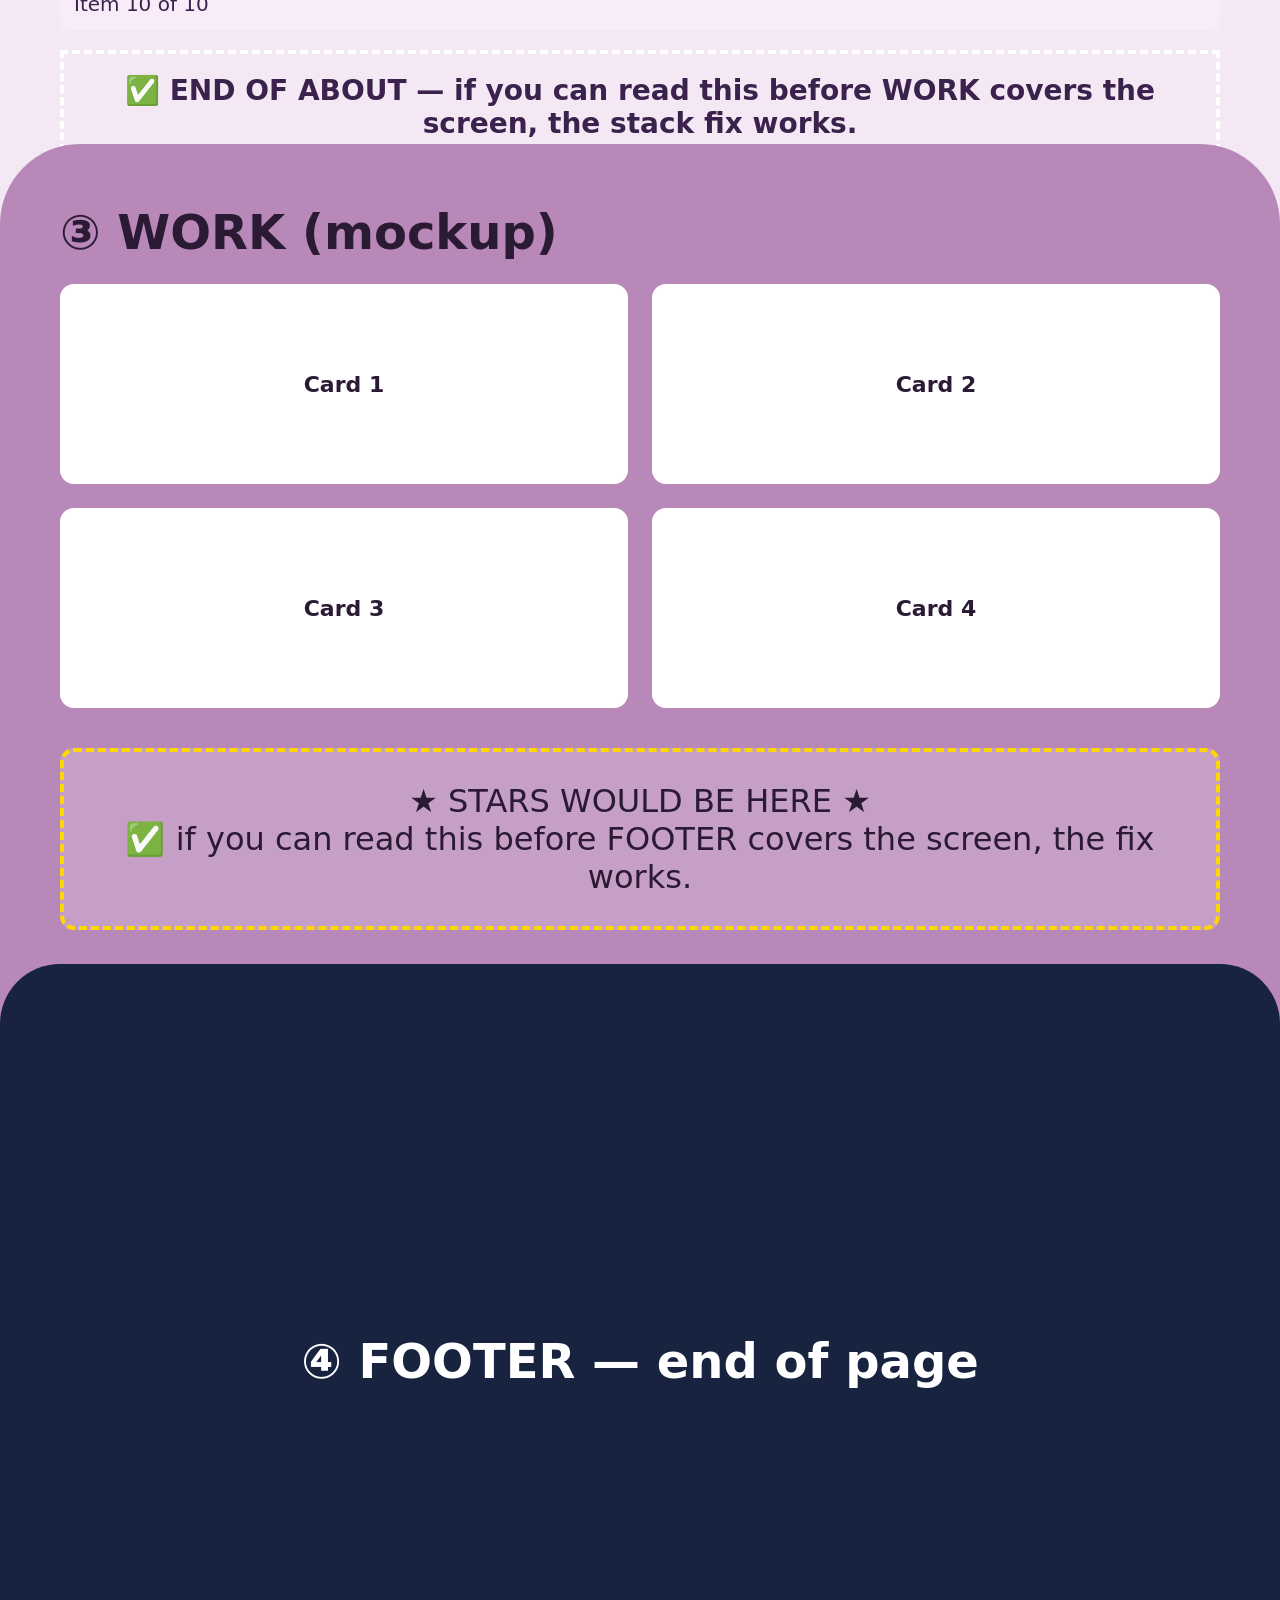
<file: stack-test.html>
<!DOCTYPE html>
<html lang="en">
<head>
<meta charset="UTF-8">
<meta name="viewport" content="width=device-width, initial-scale=1.0">
<title>STACK TEST — diagnostic mockup</title>
<style>
  * { box-sizing: border-box; margin: 0; padding: 0; }
  html { scroll-behavior: smooth; }
  body { font-family: system-ui, sans-serif; overflow-x: hidden; background: #444; }

  main { position: relative; }

  /* Only short (~1 viewport) sections get true sticky pinning — that's
     safe. Tall content sections are NORMAL flow (all content scrolls
     through naturally, nothing hidden) and just overlap the previous
     section by a fixed amount with a higher z-index + rounded top,
     which gives the "next card slides over" look at the seam without
     ever freezing/hiding content. */
  .panel--hero { position: sticky; top: 0; width: 100%; }

  .panel--about,
  .panel--work,
  .panel--footer {
    position: relative;
    width: 100%;
    margin-top: -80px;
  }

  h1 { font-size: 48px; margin-bottom: 16px; }
  h2 { font-size: 28px; margin: 24px 0 10px; }
  p.item { font-size: 20px; padding: 14px; margin-bottom: 8px; background: rgba(255,255,255,0.15); border-radius: 8px; }
  .end-marker { font-size: 28px; font-weight: 900; padding: 20px; margin-top: 20px; border: 4px dashed #fff; text-align: center; }

  .panel--hero { z-index: 1; min-height: 100vh; min-height: 100dvh; background: #2b2450; color: #fff; display: flex; align-items: center; justify-content: center; }

  .panel--about { z-index: 2; }
  .about { background: #f5e8f5; color: #3b224c; padding: 60px 60px 60px; border-radius: 60px 60px 0 0; min-height: 100vh; }

  .panel--work { z-index: 3; }
  .work { background: #b888b8; color: #2b1a33; padding: 60px 60px 60px; border-radius: 80px 80px 0 0; min-height: 100vh; }
  .cards { display: grid; grid-template-columns: repeat(2, 1fr); gap: 24px; margin-top: 24px; }
  .card { background: #fff; border-radius: 14px; padding: 40px; font-size: 22px; font-weight: 700; text-align: center; min-height: 200px; display: flex; align-items: center; justify-content: center; }
  .stars-marker { margin-top: 40px; padding: 30px; background: #fff3; border: 4px dashed gold; border-radius: 14px; text-align: center; font-size: 32px; }

  .panel--footer { z-index: 4; min-height: 90vh; min-height: 90dvh; background: #17233f; color: #fff; border-radius: 60px 60px 0 0; display: flex; align-items: center; justify-content: center; }

  #debug {
    position: fixed;
    bottom: 12px;
    left: 12px;
    z-index: 9999;
    background: #000;
    color: #0f0;
    font-family: monospace;
    font-size: 14px;
    padding: 10px 14px;
    border-radius: 8px;
    line-height: 1.5;
    white-space: pre;
    pointer-events: none;
  }
</style>
</head>
<body>

<div id="debug">loading…</div>

<main>

  <section class="panel panel--hero">
    <div>
      <h1>① HERO</h1>
      <p>(sticky, ~1 viewport tall)</p>
    </div>
  </section>


  <section class="panel panel--about">
    <div class="about">
      <h1>② ABOUT (mockup)</h1>
      <p>Simulates the real About/CV section's content length.</p>
      <h2>Column-length filler</h2>
      <p class="item">Item 1 of 10</p>
      <p class="item">Item 2 of 10</p>
      <p class="item">Item 3 of 10</p>
      <p class="item">Item 4 of 10</p>
      <p class="item">Item 5 of 10</p>
      <p class="item">Item 6 of 10</p>
      <p class="item">Item 7 of 10</p>
      <p class="item">Item 8 of 10</p>
      <p class="item">Item 9 of 10</p>
      <p class="item">Item 10 of 10</p>
      <div class="end-marker">✅ END OF ABOUT — if you can read this before WORK covers the screen, the stack fix works.</div>
    </div>
  </section>


  <section class="panel panel--work">
    <div class="work">
      <h1>③ WORK (mockup)</h1>
      <div class="cards">
        <div class="card">Card 1</div>
        <div class="card">Card 2</div>
        <div class="card">Card 3</div>
        <div class="card">Card 4</div>
      </div>
      <div class="stars-marker">★ STARS WOULD BE HERE ★<br>✅ if you can read this before FOOTER covers the screen, the fix works.</div>
    </div>
  </section>


  <section class="panel panel--footer">
    <div>
      <h1>④ FOOTER — end of page</h1>
    </div>
  </section>

</main>

<script>
  const debug = document.getElementById('debug');
  function update() {
    debug.textContent =
      'scrollY: ' + Math.round(window.scrollY) +
      '\ninnerHeight: ' + window.innerHeight +
      '\ndocHeight: ' + document.documentElement.scrollHeight +
      '\nDPR: ' + window.devicePixelRatio +
      '\nzoom~: ' + Math.round(window.outerWidth / window.innerWidth * 100) + '%';
  }
  update();
  window.addEventListener('scroll', update, { passive: true });
  window.addEventListener('resize', update);
</script>

</body>
</html>
</file>
<file: css/styles.css>
/* ============================================================
   ANDREA GUERRERO AVIÑA — PORTFOLIO
   Homepage stylesheet
   Design tokens extracted from Figma file 8qxW6kN2M4D5pM5mWnk5pm
   node 486:984 ("HOME PAGE")
   ============================================================ */

@import url('https://fonts.googleapis.com/css2?family=Asap:wght@600;700;900&family=DM+Sans:wght@300;400;500;700&display=swap');

/* ── RESET ───────────────────────────────────────────────── */
*, *::before, *::after { box-sizing: border-box; margin: 0; padding: 0; }
img, svg { display: block; max-width: 100%; }
a { color: inherit; text-decoration: none; }
button { font: inherit; color: inherit; background: none; border: none; cursor: pointer; }
ul { list-style: none; }

/* ── TOKENS ──────────────────────────────────────────────── */
:root {
  /* Backgrounds */
  --bg-light:     #f5e8f5;
  --bg-mid:       #b888b8;

  /* Colors */
  --color-ocean:  #1e6898;
  --color-iris:   #5e3878;
  --color-purple: #9b6bd0;
  --color-white:  #ffffff;

  /* Utility */
  --ocean-chip:   #d0ecf8;
  --overlay:      rgba(59,34,76,0.51);

  /* Dividers / opacity variants */
  --divider:        rgba(94,56,120,0.15);
  --divider-white:  rgba(255,255,255,0.2);
  --iris-8:         rgba(94,56,120,0.08);
  --bg-light-45:    rgba(245,232,245,0.45);
  --bg-light-33:    rgba(245,232,245,0.33);
  --bg-light-60:    rgba(245,232,245,0.6);
  --bg-mid-12:      rgba(184,136,184,0.12);

  /* Typography */
  --font-display: 'Asap', sans-serif;
  --font-body:    'DM Sans', sans-serif;

  /* Layout */
  --padding-page: clamp(20px, 4.2vw, 80px);
  --content-max:  1760px;

  /* Radius */
  --radius-chip:  20px;
  --radius-card:  14px;
  --radius-btn:   30px;
  --radius-sm:    12px;
  --radius-stack: clamp(28px, 5vw, 100px);
  --radius-stack-sm: clamp(20px, 3vw, 80px);
  /* Sticky nav's own bottom-corner curve (see .section-nav) — same
     100px ceiling as every other stacked curve on the site; the
     browser naturally caps the rendered radius at the nav bar's own
     90px height, so it always reads as a full, generous sweep. */
  --radius-nav: clamp(16px, 2.5vw, 100px);

  --transition: 0.3s ease;
}

html {
  scroll-behavior: smooth;
  scroll-padding-top: 110px;
}

body {
  font-family: var(--font-body);
  background: var(--bg-mid);
  color: var(--color-iris);
  font-size: 16px;
  line-height: 1.5;
  overflow-x: hidden;
}

.container {
  width: 100%;
  max-width: 1920px;
  padding-left: var(--padding-page);
  padding-right: var(--padding-page);
  margin: 0 auto;
}

/* ── SR-ONLY ─────────────────────────────────────────────── */
.sr-only {
  position: absolute;
  width: 1px; height: 1px;
  padding: 0; margin: -1px;
  overflow: hidden;
  clip: rect(0,0,0,0);
  white-space: nowrap;
  border: 0;
}

/* ── STAR SPRITE ─────────────────────────────────────────── */
.svg-sprite { position: absolute; width: 0; height: 0; overflow: hidden; }

/* ============================================================
   NAVIGATION — now shared with the section pages (see .section-nav
   and its relatives in section.css, loaded here too). The homepage's
   old floating-pill .nav / inline .work-dropdown are gone, replaced
   by the same full-width sticky bar and side drawer every other page
   uses (Figma nodes 968:458, 954:725, 977:428).
   ============================================================ */

/* ============================================================
   STACKING SECTIONS — shared

   Root-caused the earlier cut-off bug: position:sticky on a tall
   section never actually releases when its containing block is
   <main> (the whole page) — there's always "room" for it to stay
   glued to top:0, so it just gets painted over by the next, higher
   z-index section once that one scrolls into view, without ever
   scrolling its own remaining content into view first. No buffer
   size fixes that, because the section's content never moves.

   Fix: only Hero (content ≈ 1 viewport, safe to pin) is sticky.
   About/Work/Footer are normal flow — ALL their content is
   guaranteed to scroll past naturally, nothing can ever be hidden —
   and a small negative margin + higher z-index makes the next
   section's rounded top still slide over the previous one's tail at
   the seam, keeping the "stacking cards" look without the risk.
   ============================================================ */
main { position: relative; }

.panel--hero {
  position: sticky;
  top: 0;
  width: 100%;
}

.panel--about,
.panel--work,
.panel--footer {
  position: relative;
  width: 100%;
  margin-top: -80px;
}

/* ============================================================
   HERO
   ============================================================ */
.panel--hero {
  z-index: 1;
  min-height: 100vh;
  min-height: 100dvh;
  display: flex;
  align-items: center;
  padding: 96px 40px 24px;
  background: var(--bg-mid);
}

.hero {
  position: relative;
  /* Width-driven instead of height-capped: the old max-height (plus a
     1.84:1 ratio that wasn't quite 16:9) let the card's actual shape
     drift away from the video's true 16:9, which is what showed up as
     empty letterboxed space once the video stopped being cropped to
     fill it. Deriving width from the same vh budget the old max-height
     used, combined with a real 16:9 aspect-ratio, means the card's own
     shape always exactly matches the video — there's no mismatch left
     to show up as a gap. Declared twice (vh, then dvh) so browsers
     without dvh support just keep the vh version. */
  width: min(100%, calc((100vh - 120px) * 16 / 9));
  width: min(100%, calc((100dvh - 120px) * 16 / 9));
  aspect-ratio: 16 / 9;
  margin: 0 auto;
  border-radius: clamp(24px, 4vw, 48px);
  border: clamp(6px, 1vw, 14px) solid var(--bg-light);
  overflow: hidden;
  background: #16213e; /* fallback while video loads */
}

.hero__video {
  position: absolute;
  inset: 0;
  width: 100%;
  height: 100%;
  /* cover, not contain: .hero's own box is aspect-ratio:16/9 (above),
     matching the video's native 16:9, so in theory contain should
     have zero letterbox space either way — but that depends on the
     browser hitting that ratio pixel-perfectly, and any sub-pixel
     rounding (flex/grid layout, non-integer viewport heights) showed
     up as a thin black bar down one side. cover crops instead of
     scaling-to-fit, so it always fills the frame edge-to-edge
     regardless of any rounding mismatch — no bars possible. */
  object-fit: cover;
}

/* ============================================================
   ABOUT ME / CV SECTION
   ============================================================ */
.panel--about {
  z-index: 2;
}
.about {
  background: var(--bg-light);
  border-radius: var(--radius-stack) var(--radius-stack) 0 0;
  padding-top: clamp(40px, 5vw, 72px);
  padding-bottom: 130px; /* breathing room before Work's rounded top slides over */
}

.about__hero {
  display: flex;
  align-items: flex-end;
  justify-content: space-between;
  gap: 24px;
  flex-wrap: wrap;
  padding-bottom: 28px;
}
.about__eyebrow {
  font-family: var(--font-display);
  font-weight: 900;
  text-transform: uppercase;
  font-size: clamp(2.2rem, 6vw, 6rem);
  line-height: 0.95;
  letter-spacing: -0.03em;
  color: var(--bg-mid);
}
.about__name {
  font-family: var(--font-body);
  font-weight: 300;
  font-size: clamp(1.1rem, 2vw, 1.75rem);
  letter-spacing: 0.02em;
  color: var(--color-iris);
  margin-top: 4px;
}

.btn-download {
  display: inline-flex;
  align-items: center;
  gap: 10px;
  padding: 14px 24px;
  border-radius: 6px;
  background: var(--color-ocean);
  color: var(--bg-light);
  font-family: var(--font-display);
  font-weight: 700;
  font-size: 15px;
  white-space: nowrap;
  transition: transform var(--transition), box-shadow var(--transition);
}
.btn-download:hover {
  transform: translateY(-2px);
  box-shadow: 0 10px 24px rgba(30,104,152,0.35);
}
.btn-download .pdf-tag {
  font-family: var(--font-body);
  font-weight: 300;
  font-size: 11px;
  color: rgba(245,232,245,0.6);
}

/* Ticker */
.ticker {
  overflow: hidden;
  background: var(--bg-mid-12);
  padding: 14px 0;
  margin-bottom: 40px;
  -webkit-mask-image: linear-gradient(90deg, transparent, #000 6%, #000 94%, transparent);
          mask-image: linear-gradient(90deg, transparent, #000 6%, #000 94%, transparent);
}
.ticker__track {
  display: flex;
  width: max-content;
  animation: ticker-scroll 64s linear infinite;
}
.ticker__track span {
  font-family: var(--font-body);
  font-weight: 500;
  font-size: 14px;
  letter-spacing: 0.08em;
  color: var(--color-ocean);
  white-space: nowrap;
  padding: 0 20px;
}
@keyframes ticker-scroll {
  from { transform: translateX(0); }
  to   { transform: translateX(-50%); }
}
@media (prefers-reduced-motion: reduce) {
  .ticker__track { animation: none; }
}

/* Body columns */
.about__body {
  display: grid;
  grid-template-columns: repeat(3, minmax(260px, 1fr));
  gap: clamp(24px, 4vw, 60px);
}

.col-title {
  font-family: var(--font-display);
  font-weight: 700;
  font-size: 28px;
  letter-spacing: 0.2em;
  text-transform: uppercase;
  color: var(--color-ocean);
  margin-bottom: 24px;
}

.about__bio {
  font-family: var(--font-body);
  font-weight: 400;
  font-size: 16px;
  line-height: 1.65;
  color: var(--color-iris);
}
.about__bio-star {
  margin-top: 16px;
  font-family: var(--font-body);
  font-size: 14px;
  font-style: italic;
  color: var(--color-purple);
}

.divider { height: 1px; background: var(--divider); margin: 24px 0; border: none; }

.skill-row { margin-bottom: 26px; }
.skill-row:last-child { margin-bottom: 0; }
.skill-row__head {
  display: flex;
  justify-content: space-between;
  align-items: flex-start;
  gap: 12px;
}
.skill-row__cat {
  font-family: var(--font-body);
  font-weight: 500;
  font-size: 14px;
  color: var(--color-iris);
  margin-bottom: 8px;
}
.skill-row__tools {
  font-family: var(--font-body);
  font-weight: 300;
  font-size: 14px;
  color: var(--color-iris);
}
.skill-badges { display: flex; gap: 6px; flex-shrink: 0; }
.skill-badge {
  width: 32px; height: 32px;
  border-radius: 8px;
  display: grid;
  place-items: center;
  color: #fff;
  font-family: var(--font-body);
  font-weight: 700;
  font-size: 10px;
  letter-spacing: 0.02em;
}
.skill-badge img { width: 100%; height: 100%; object-fit: contain; border-radius: 8px; }

/* Experience */
.exp-item { padding-bottom: 24px; margin-bottom: 24px; border-bottom: 1px solid var(--divider); }
.exp-item:last-child { border-bottom: none; margin-bottom: 0; padding-bottom: 0; }
.exp-item__head {
  display: flex;
  justify-content: space-between;
  align-items: baseline;
  gap: 12px;
  flex-wrap: wrap;
}
.exp-item__role {
  font-family: var(--font-body);
  font-weight: 500;
  font-size: 15px;
  color: var(--color-iris);
}
.exp-item__date {
  font-family: var(--font-body);
  font-weight: 300;
  font-size: 13px;
  letter-spacing: 0.04em;
  color: var(--color-ocean);
  white-space: nowrap;
}
.exp-item__company {
  font-family: var(--font-body);
  font-size: 14px;
  color: var(--color-purple);
  margin-top: 6px;
}
.exp-item__desc {
  font-family: var(--font-body);
  font-weight: 400;
  font-size: 14.5px;
  line-height: 1.55;
  color: var(--color-iris);
  margin-top: 10px;
}
.exp-item__chips { display: flex; flex-wrap: wrap; gap: 5px; margin-top: 14px; }
.chip {
  display: inline-flex;
  align-items: center;
  padding: 3px 10px;
  border-radius: 6px;
  font-family: var(--font-body);
  font-weight: 500;
  font-size: 12px;
  background: rgba(30,104,152,0.1);
  color: var(--color-ocean);
  border: 0.5px solid var(--color-ocean);
}

/* Education / Languages */
.edu-item { margin-bottom: 22px; }
.edu-item__title { font-family: var(--font-body); font-weight: 500; font-size: 15px; color: var(--color-iris); }
.edu-item__subtitle { font-family: var(--font-body); font-size: 14px; color: var(--color-purple); margin-top: 4px; }
.edu-item__meta { font-family: var(--font-body); font-weight: 300; font-size: 13px; color: var(--color-ocean); margin-top: 6px; }

.lang-row {
  display: flex;
  justify-content: space-between;
  padding: 8px 0;
  font-family: var(--font-body);
  font-size: 15px;
}
.lang-row__name { color: var(--color-iris); }
.lang-row__level { color: var(--color-purple); font-size: 13px; }

/* Homepage now reuses .cusma-badge-lg directly (section.css) instead
   of its own smaller variant, so it's pixel-identical to the section
   pages' badge — see that class there. */

/* ============================================================
   WORK / SECTION NAV
   ============================================================ */
.panel--work { z-index: 3; }
.work {
  position: relative;
  background: var(--bg-mid);
  border-radius: var(--radius-stack) var(--radius-stack) 0 0;
  padding: clamp(48px, 7vw, 100px) 0 clamp(64px, 8vw, 120px);
  /* No overflow:hidden (removed) — same bug as .motion-title on the
     section pages: it was clipping .work__stars' huge --hit-pad
     hit-zones (up to ~445px radius here), so real cursor movement
     outside this section's own box never reached the mousemove
     listener at all. Nothing else here needed the clip. */
}

.work__header {
  display: flex;
  justify-content: space-between;
  align-items: flex-end;
  margin-bottom: clamp(32px, 5vw, 56px);
}
.work__eyebrow {
  font-family: var(--font-display);
  font-weight: 600;
  font-size: 14px;
  letter-spacing: 0.22em;
  text-transform: uppercase;
  color: var(--color-ocean);
  margin-bottom: 8px;
}
.work__title {
  font-family: var(--font-display);
  font-weight: 900;
  font-size: clamp(2.4rem, 7vw, 6rem);
  line-height: 1.05;
  letter-spacing: -0.03em;
  color: var(--bg-light);
  text-transform: uppercase;
}

.work__layout {
  display: grid;
  grid-template-columns: 1fr 315px;
  gap: 40px;
  align-items: start;
}

.work__cards {
  display: grid;
  grid-template-columns: repeat(2, 1fr);
  gap: 40px;
}

.card {
  background: #fff;
  border: 10px solid var(--bg-light);
  border-radius: var(--radius-card);
  overflow: hidden;
  display: flex;
  flex-direction: column;
  transition: transform var(--transition), box-shadow var(--transition);
  cursor: pointer;
}
.card:hover {
  transform: translateY(-6px);
  box-shadow: 0 24px 48px rgba(59,34,76,0.28);
}
.card__thumb {
  position: relative;
  aspect-ratio: 560 / 264;
  padding: 20px;
  display: flex;
  flex-direction: column;
  justify-content: space-between;
  background: linear-gradient(0deg, #1a4865, #0a1828); /* fallback while the image loads */
}
.card__thumb-img { position: absolute; inset: 0; width: 100%; height: 100%; object-fit: cover; z-index: 0; }
/* Brand board's good stuff (logo, typography) is up top; center-crop
   would cut into the lower color-palette/mockup rows instead. */
.card__thumb-img--top { object-position: top; }
/* Darkens both ends (where the num/arrow and tags sit) while staying
   lighter through the middle, so the photo still reads through but
   the white overlay text keeps its contrast regardless of what's
   underneath. */
.card__thumb::after {
  content: "";
  position: absolute;
  inset: 0;
  background: linear-gradient(180deg, rgba(10,24,40,.55) 0%, rgba(10,24,40,.15) 45%, rgba(10,24,40,.6) 100%);
  z-index: 1;
}
.card__thumb-top {
  position: relative;
  z-index: 2;
  display: flex;
  justify-content: space-between;
  align-items: center;
}
.card__num {
  background: var(--bg-light);
  color: var(--bg-mid);
  font-family: var(--font-display);
  font-weight: 700;
  font-size: 14px;
  letter-spacing: 0.1em;
  padding: 6px 14px;
  border-radius: 20px;
}
.card__arrow {
  width: 44px; height: 44px;
  border-radius: 50%;
  background: var(--bg-light);
  color: var(--bg-mid);
  display: grid;
  place-items: center;
  font-size: 20px;
  transition: transform var(--transition);
}
.card:hover .card__arrow { transform: rotate(45deg); }
.card__tags { position: relative; z-index: 2; display: flex; flex-wrap: wrap; gap: 6px; }
.card__tags span {
  padding: 5px 12px;
  border-radius: 20px;
  background: rgba(255,255,255,0.14);
  border: 0.5px solid #fff;
  color: #fff;
  font-family: var(--font-body);
  font-weight: 500;
  font-size: 12.5px;
  white-space: nowrap;
}
.card__info {
  background: var(--bg-light);
  padding: 20px 22px 22px;
}
.card__info h3 {
  font-family: var(--font-display);
  font-weight: 900;
  font-size: clamp(1.3rem, 2vw, 2rem);
  line-height: 1.1;
  letter-spacing: -0.02em;
  color: var(--color-iris);
}
.card__info p {
  font-family: var(--font-body);
  font-size: 14px;
  color: var(--color-purple);
  margin-top: 6px;
}
.card__accent {
  width: 36px; height: 3px;
  border-radius: 2px;
  background: var(--color-ocean);
  margin-top: 12px;
}

/* Social box */
.social-box {
  background: var(--color-iris);
  border-radius: 20px;
  padding: 28px 24px;
}
.social-box__head { margin-bottom: 20px; }
.social-box__name-row { display: flex; flex-wrap: wrap; gap: 8px; align-items: flex-start; }
.social-box__name {
  font-family: var(--font-display);
  font-weight: 900;
  font-size: 28px;
  line-height: 1.05;
  letter-spacing: -0.02em;
  color: var(--bg-light);
}
.avail-pill {
  display: inline-flex;
  align-items: center;
  gap: 8px;
  padding: 6px 14px;
  border-radius: 6px;
  background: var(--bg-light);
  font-family: var(--font-body);
  font-weight: 500;
  font-size: 13px;
  color: var(--bg-mid);
  white-space: nowrap;
  height: fit-content;
}
.avail-pill__dot {
  width: 8px; height: 8px;
  border-radius: 50%;
  background: #4caf7d;
  box-shadow: 0 0 0 3px rgba(76,175,125,0.25);
}
.social-box__label {
  margin-top: 14px;
  font-family: var(--font-body);
  font-weight: 500;
  font-size: 10px;
  letter-spacing: 0.18em;
  text-transform: uppercase;
  color: var(--bg-light-45);
}

.social-row {
  display: flex;
  align-items: center;
  gap: 12px;
  padding: 12px 10px;
  border-radius: 12px;
  transition: background var(--transition);
}
.social-row:hover { background: rgba(245,232,245,0.08); }
.social-row__icon {
  width: 32px; height: 32px;
  border-radius: 8px;
  background: var(--bg-light);
  border: 0.5px solid var(--color-ocean);
  display: grid;
  place-items: center;
  font-family: var(--font-display);
  font-weight: 700;
  font-size: 12px;
  color: var(--color-ocean);
  flex-shrink: 0;
}
.social-row__text { flex: 1; min-width: 0; }
.social-row__platform {
  font-family: var(--font-body);
  font-weight: 500;
  font-size: 10px;
  letter-spacing: 0.08em;
  text-transform: uppercase;
  color: var(--bg-light);
}
.social-row__handle {
  font-family: var(--font-body);
  font-size: 13px;
  color: var(--bg-light-33);
}
.social-row__go { font-size: 13px; color: var(--bg-light); flex-shrink: 0; }

.social-box__cta {
  display: flex;
  align-items: center;
  gap: 12px;
  margin-top: 12px;
  padding: 14px 18px;
  border-radius: 14px;
  background: rgba(245,232,245,0.12);
  border: 0.5px solid var(--bg-light);
}
.social-box__cta svg { width: 22px; height: 20px; flex-shrink: 0; }
.social-box__cta span {
  font-family: var(--font-body);
  font-size: 13px;
  color: rgba(245,232,245,0.8);
  word-break: break-all;
}

/* Sidebar: social box + decorative stars sit in a column together, so
   the stars naturally land in the gap below the (shorter) social box
   instead of guessing at an absolute offset — matches the Figma
   composition regardless of how tall the social box or cards get. */
.work__sidebar {
  display: flex;
  flex-direction: column;
  align-items: flex-end;
  gap: 28px;
}
.work__stars {
  display: flex;
  align-items: flex-end;
  gap: clamp(4px, 1vw, 16px);
  padding-right: clamp(4px, 2vw, 24px);
}
/* .work sits on --bg-mid, so this uses LIGHT v3's color (bg-light) —
   same contrast principle as the nav logo. */
.work__stars .star { --star-off: var(--bg-light); }

/* ============================================================
   FOOTER / CONTACT
   ============================================================ */
.panel--footer { z-index: 4; }
.footer {
  position: relative;
  min-height: 90vh;
  min-height: 90dvh;
  display: flex;
  flex-direction: column;
  justify-content: center;
  border-radius: var(--radius-stack-sm) var(--radius-stack-sm) 0 0;
  overflow: hidden;
  padding: clamp(48px, 7vw, 72px) 0 clamp(36px, 5vw, 56px);
  background: #1c1836; /* fallback while video loads */
}
.footer__video {
  position: absolute;
  inset: 0;
  width: 100%;
  height: 100%;
  object-fit: cover;
  z-index: 0;
}
.footer::before {
  content: "";
  position: absolute;
  inset: 0;
  background: var(--overlay);
  pointer-events: none;
  z-index: 1;
}
.footer__inner { position: relative; z-index: 2; }

.footer__top {
  display: flex;
  justify-content: space-between;
  align-items: flex-start;
  gap: 40px;
  flex-wrap: wrap;
  margin-bottom: clamp(48px, 6vw, 90px);
}
.footer__title {
  font-family: var(--font-display);
  font-weight: 900;
  font-size: clamp(2rem, 5.5vw, 5rem);
  line-height: 1.05;
  letter-spacing: -0.02em;
  color: var(--bg-light);
}

.contact-card {
  background: var(--color-ocean);
  border-radius: 14px;
  padding: 28px;
  width: min(100%, 795px);
  flex: 1 1 420px;
}
.contact-card__name {
  font-family: var(--font-display);
  font-weight: 900;
  font-size: 22px;
  color: var(--bg-light);
  margin-bottom: 16px;
}
.contact-row {
  display: flex;
  align-items: center;
  gap: 14px;
  padding: 12px;
  border-radius: 8px;
  border-top: 1px solid var(--divider-white);
  transition: background var(--transition);
}
.contact-row:first-of-type { border-top: none; }
.contact-row:hover { background: rgba(255,255,255,0.06); }
.contact-row__icon {
  width: 36px; height: 36px;
  border-radius: 8px;
  background: var(--bg-light);
  display: grid;
  place-items: center;
  flex-shrink: 0;
}
.contact-row__icon svg { width: 20px; height: 18px; }
/* Portfolio row's icon (Figma node 978:788) — the KOMPEITO mark
   itself, not boxed like Email/LinkedIn's icons. */
.contact-row__icon--star { background: transparent; }
.contact-row__icon--star .star__svg { width: 28px; height: 27px; }
.contact-row__icon.is-text {
  font-family: var(--font-body);
  font-weight: 600;
  font-size: 18px;
  color: var(--color-ocean);
}
.contact-row__text { flex: 1; min-width: 0; }
.contact-row__label {
  font-family: var(--font-body);
  font-weight: 500;
  font-size: 11px;
  letter-spacing: 0.06em;
  text-transform: uppercase;
  color: var(--bg-light);
  opacity: .8;
}
.contact-row__value {
  font-family: var(--font-body);
  font-size: 15px;
  color: var(--bg-light);
  word-break: break-word;
}
.contact-row__go { font-size: 22px; color: var(--bg-light); flex-shrink: 0; }

.footer__bottom { display: flex; justify-content: space-between; align-items: flex-end; }

.footer__stars {
  position: absolute;
  left: 6%;
  bottom: 8%;
  z-index: 2;
  pointer-events: none;
}
.footer__stars .star { --star-off: var(--bg-light); pointer-events: auto; }

/* ============================================================
   STARS — interactive component
   All motion is quantized to 12fps (steps() timing) on purpose —
   a nod to Andrea's stop-motion work, so the "loose" stars read
   as charmingly hand-animated rather than smooth CSS easing.
   ============================================================ */
.star {
  --star-size: 60px;
  position: relative;
  width: var(--star-size);
  height: var(--star-size);
  animation: star-float 6.5s steps(78, end) infinite;
  animation-delay: var(--float-delay, 0s);
  cursor: pointer;
}
.star--sm { --star-size: clamp(34px, 3.2vw, 48px); animation-duration: 5s; animation-timing-function: steps(60, end); }
.star--lg { --star-size: clamp(76px, 8.5vw, 150px); animation-duration: 8s; animation-timing-function: steps(96, end); }
.star--floating { position: absolute; z-index: 3; }

/* Invisible, oversized hover/hit zone — the star icon stays its normal
   visual size, but the area that actually responds to the mouse is
   much bigger (set per-instance via --hit-pad), so you don't have to
   land the cursor precisely on the small icon to wake it up. */
.star::after {
  content: "";
  position: absolute;
  inset: calc(-1 * var(--hit-pad, 0px));
  z-index: 1;
}

.star__svg {
  width: 100%;
  height: 100%;
  display: block;
  transform: translate(var(--drift-x, 0px), var(--drift-y, 0px)) rotate(var(--star-rot, 0deg));
  /* 6 steps / .25s = 24fps (was 6/.5s = 12fps) — twice as smooth, and
     half the catch-up lag so it reads as a light marble following the
     cursor instead of a heavy object dragging behind it. */
  transition: transform .25s steps(6, end), filter .25s steps(6, end);
  filter: drop-shadow(0 0 0 rgba(255,225,150,0));
}
/* KOMPEITO v3 mark: back to a single flat-color shape (Andrea
   simplified the asset — no more separate backing/face layers), so
   this is the only fill rule the star needs. Same --star-off system
   every star instance already sets inline/via CSS. */
.star__shape {
  fill: var(--star-off, rgba(245,232,245,0.35));
  transition: fill .25s steps(6, end);
}

/* Ambient glow — a soft halo that sits behind the star and washes the
   page background around it a little when lit, not just the star
   shape itself. Perfectly centered, no directional offset — a later
   version pushed this off-center to read as "cast light from a
   source", but that just made it look like a separate glowing blob
   floating near the star instead of the star itself lighting up.
   Back to the original: the halo stays centered/attached, and the
   "it's the star that's glowing" read comes from the star's own fill
   (--star-on) and the drop-shadow hugging its silhouette, below. */
.star::before {
  content: "";
  position: absolute;
  inset: -90%;
  border-radius: 50%;
  background: radial-gradient(circle, var(--star-on, #ffe9a8) 0%, transparent 68%);
  opacity: 0;
  filter: blur(14px);
  transition: opacity .25s steps(6, end);
  pointer-events: none;
  z-index: -1;
}
.star:hover::before,
.star.is-lit::before { opacity: 0.55; }

/* No automatic hover animation on purpose — the star's rotate/
   translate (see .star__svg's own transform, above) is driven
   continuously by the cursor position (section.js/main.js write
   --drift-x/--drift-y/--star-rot on mousemove), like it's being
   nudged/tilted by the mouse rather than shaking on its own. On
   mouseleave those custom properties are deliberately left as-is —
   the star just stays wherever the cursor last left it, like
   something picked up and set back down, instead of snapping home. */
/* Two stacked drop-shadows instead of one: a tight one that hugs the
   star's own silhouette (drop-shadow is part of the element's own
   paint, so it reads as sitting on/with the shape, not behind it —
   this is what sells "the star itself is changing color") plus the
   original wider one for the ambient spread. */
.star:hover .star__svg,
.star.is-lit .star__svg {
  filter:
    drop-shadow(0 0 6px var(--star-glow, rgba(255,225,150,0.9)))
    drop-shadow(0 0 16px var(--star-glow, rgba(255,225,150,0.75)));
}
.star:hover .star__shape,
.star.is-lit .star__shape {
  fill: var(--star-on, #ffe9a8);
}

@keyframes star-float {
  0%, 100% { translate: 0 0; }
  50%      { translate: 0 -10px; }
}
@media (prefers-reduced-motion: reduce) {
  .star { animation: none; }
  .star__svg { transition: filter .25s steps(6, end); }
  .star:hover .star__svg, .star.is-lit .star__svg { transform: none; }
}

/* Star color palette — randomly assigned per star by main.js */
.star--gold   { --star-on: #ffe9a8; --star-glow: rgba(255,225,150,0.8); }
.star--pink   { --star-on: #ffd7ef; --star-glow: rgba(255,180,225,0.8); }
.star--white  { --star-on: #ffffff; --star-glow: rgba(255,255,255,0.85); }
.star--green  { --star-on: #c8f5c2; --star-glow: rgba(160,230,150,0.8); }
.star--blue   { --star-on: #cfeaff; --star-glow: rgba(150,205,255,0.8); }

/* ============================================================
   RESPONSIVE
   ============================================================ */
@media (max-width: 1180px) {
  .about__body { grid-template-columns: 1fr 1fr; }
  .col-edu { grid-column: 1 / -1; }
  .work__layout { grid-template-columns: 1fr; }
  .social-box { max-width: 480px; }
}

@media (max-width: 860px) {
  .about__body { grid-template-columns: 1fr; }
  .work__cards { grid-template-columns: 1fr; }
  .work__header { flex-direction: column; align-items: flex-start; gap: 16px; }

  .footer__top { flex-direction: column; }
  .contact-card { width: 100%; }
}

@media (max-width: 560px) {
  .about__hero { align-items: flex-start; }
  .about__eyebrow { font-size: 2rem; }
  .btn-download { padding: 12px 18px; }
  .exp-item__head { flex-direction: column; align-items: flex-start; gap: 4px; }
}

/* ── LANGUAGE TOGGLE ─────────────────────────────────────── */
/* Same fixed/always-in-front language as .back-to-top (section.css),
   stacked directly above it on section pages that have one; on the
   homepage (no back-to-top) it just sits alone in the same spot.
   Shared here in styles.css instead of section.css since it loads
   on every page, including the homepage. Shows the language you'd
   SWITCH TO (see js/i18n.js), not the current one. */
.lang-toggle {
  position: fixed;
  right: clamp(20px, 4vw, 40px);
  bottom: calc(clamp(20px, 4vw, 40px) + 76px);
  width: 52px;
  height: 52px;
  border-radius: 50%;
  background: var(--color-iris);
  display: grid;
  place-items: center;
  box-shadow: 0 8px 24px rgba(59,34,76,0.35);
  z-index: 90;
  font-family: var(--font-body);
  font-weight: 700;
  font-size: 14px;
  letter-spacing: 0.04em;
  color: var(--bg-light);
  transition: background var(--transition), transform var(--transition), box-shadow var(--transition);
}
.lang-toggle:hover {
  background: var(--bg-mid);
  color: var(--color-iris);
  transform: translateY(-3px);
  box-shadow: 0 12px 28px rgba(59,34,76,0.4);
}
</file>
<file: css/section.css>
/* ============================================================
   SECTION PAGES — shared stylesheet
   (VFX & Compositing, Motion, Illustration, Design)
   Loaded AFTER css/styles.css — reuses its tokens, .chip, .star,
   .footer, .avail-pill, container, etc. Only new component patterns
   specific to section pages live here.
   ============================================================ */

body { background: var(--bg-mid); }

/* ── SECTION NAV ─────────────────────────────────────────── */
/* Back to Figma's flat 88px per Andrea (tried bigger for a few rounds,
   didn't stick) — symmetric 22px top/bottom padding: 22+44+22=88px.
   Sticky + a z-index above every section's own (1-4) means nav is
   always the top paint layer, so the bottom-corner cutout (--radius-
   nav, scaled up to match every other "curva de 100" on the site —
   the browser naturally caps the rendered curve at this bar's own
   88px height) can safely overlap the title band behind it — nav's
   own opaque fill never gets covered, since z-index protects its
   content regardless of what slides up underneath. That overlap is
   also what makes the curve itself visible: it lets the title band's
   color peek through nav's bottom corners, the same reveal mechanic
   used everywhere else on the site, just owned by nav now instead of
   by the section below it (see .reel-hero/.motion-title). */
.section-nav {
  position: sticky;
  top: 0;
  z-index: 100;
  background: var(--bg-light);
  padding: 22px var(--padding-page);
  border-radius: 0 0 var(--radius-nav) var(--radius-nav);
}
/* Logo/links sit inside the same max-width column as the rest of the
   page's content (not just page-padding off the raw viewport edge) —
   at ultrawide viewports --padding-page tops out at 80px, which left
   them noticeably further out than the content column below once the
   viewport got much wider than --content-max. Section pages keep the
   logo left / links right split; .section-nav--home (homepage) pulls
   both into one centered cluster instead (Figma: no breadcrumb, no
   "A.G." wordmark next to the logo, everything centered together). */
.section-nav__inner {
  display: flex;
  align-items: center;
  justify-content: space-between;
  max-width: var(--content-max);
  margin: 0 auto;
}
.section-nav--home .section-nav__inner { justify-content: center; gap: 48px; }
.section-nav__logo {
  display: flex;
  align-items: center;
  gap: 8px;
}
/* Resting-state color matching Andrea's KOMPEITO v3 reference files —
   DARK v3's color (bg-mid) on the light/home nav (bg.base #F5E8F5),
   swapped to LIGHT v3's color (bg-light) on the muted nav (#B888B8),
   so the star's fill always contrasts against its own background
   instead of blending into it. */
.section-nav__logo .star { --star-size: 40px; --star-off: var(--bg-mid); }
.section-nav--muted .section-nav__logo .star { --star-off: var(--bg-light); }
/* "A.G." follows the same light/muted contrast swap as the star next
   to it (Figma 954:725 light nav = bg-mid text, 977:445 muted nav =
   bg-light text) — it was hardcoded to color-iris this whole time,
   which is why it never changed color between nav variants. */
.section-nav__logo span {
  font-family: var(--font-display);
  font-weight: 900;
  font-size: 26px;
  color: var(--bg-mid);
}
.section-nav--muted .section-nav__logo span { color: var(--bg-light); }

/* Breadcrumb and the old desktop "Portfolio Menu" CTA are both gone —
   replaced everywhere (homepage included, now that it shares this
   same nav component) by the same 3-item nav Figma shows: a
   CV·about/Work/Contact row is what actually reads as navigation, so
   the section name up in the title band below does the "where am I"
   job the breadcrumb used to. Desktop shows this row; mobile swaps to
   the plain icon button below (same breakpoint as always). */
.section-nav__links {
  display: flex;
  align-items: center;
  gap: 48px;
}
.section-nav__pill,
.section-nav__link-btn {
  font-family: var(--font-body);
  font-weight: 500;
  font-size: 16px;
  color: var(--color-iris);
  white-space: nowrap;
  padding: 10px 22px;
  border-radius: 30px;
}
.section-nav__link-btn {
  background: none;
  border: none;
  cursor: pointer;
}
/* Only the homepage's "CV · about" pill ever gets the colored-pill
   highlight (Figma: section-page variants render all 3 items as
   plain text, since you're never really "on" CV/Work/Contact from a
   section page the way you can be on the homepage). */
.section-nav--home .section-nav__pill.is-active {
  background: var(--bg-mid);
  color: var(--bg-light);
}
/* Section pages get a plainer click/active signal instead — an
   underline, not the homepage's filled pill. :active covers the
   instant-feedback case (CV·about navigates to another page, so a
   persistent state isn't possible there); .is-active is toggled by
   JS for the two that stay on this page — Work while the drawer's
   open, Contact via scroll position (see section.js). */
.section-nav:not(.section-nav--home) .section-nav__pill:active,
.section-nav:not(.section-nav--home) .section-nav__link-btn:active,
.section-nav:not(.section-nav--home) .section-nav__pill.is-active,
.section-nav:not(.section-nav--home) .section-nav__link-btn.is-active {
  text-decoration: underline;
  text-underline-offset: 4px;
}

.section-nav__hamburger {
  background: var(--bg-mid);
  border-radius: var(--radius-btn);
  width: 44px;
  height: 44px;
  display: flex;
  align-items: center;
  justify-content: center;
  cursor: pointer;
  transition: background var(--transition);
}
.section-nav__hamburger:hover { background: var(--color-iris); }
.section-nav__hamburger-bars {
  display: flex;
  flex-direction: column;
  align-items: center;
  justify-content: center;
  gap: 5px;
}
.section-nav__hamburger-bars span {
  display: block;
  height: 2px;
  border-radius: 1px;
  background: var(--color-iris);
  transition: background var(--transition);
}
.section-nav__hamburger:hover .section-nav__hamburger-bars span { background: var(--bg-light); }
.section-nav__hamburger-bars span:nth-child(1) { width: 18px; }
.section-nav__hamburger-bars span:nth-child(2) { width: 12px; }
.section-nav__hamburger-bars span:nth-child(3) { width: 18px; }

/* Desktop shows the links row and hides the icon button; mobile does
   the opposite (matches the pre-existing 720px breakpoint used
   everywhere else on the site). */
@media (min-width: 721px) {
  .section-nav__hamburger { display: none; }
}
@media (max-width: 720px) {
  .section-nav__links { display: none; }
}

/* Motion/Illustration/Design pages: per Figma their nav sits on
   bg-mid instead of the default bg-light — hamburger pill inverts to
   read against the darker fill. Homepage's own nav is never muted. */
.section-nav--muted { background: var(--bg-mid); }
.section-nav--muted .section-nav__hamburger { background: var(--bg-light); }
.section-nav--muted .section-nav__hamburger-bars span { background: var(--bg-mid); }
.section-nav--muted .section-nav__hamburger:hover { background: var(--color-iris); }
.section-nav--muted .section-nav__hamburger:hover .section-nav__hamburger-bars span { background: var(--bg-light); }

/* ── REEL HERO ───────────────────────────────────────────── */
/* position:relative + negative margin-top: without this, the rounded
   top corner has nothing behind it to reveal but the plain <body>
   background — same --bg-mid purple as this section's own fill, so
   the "rounding" would be invisible even though border-radius is
   correctly applied. The overlap tucks this section up underneath
   nav so nav's own bottom-corner curve (--radius-nav) reveals THIS
   section's color instead — safe now because nav's z-index:100 keeps
   its content on top regardless of the overlap. Radius here matches
   --radius-nav exactly (not the bigger --radius-stack) so the curve
   is fully spent within the hidden overlap and the visible part of
   this section stays a plain flat rectangle underneath. */
.reel-hero {
  position: relative;
  background: var(--bg-mid);
  /* This class is reused for BOTH reel sections on the VFX page — the
     first sits right under nav, the second stacks against the plain
     .info-band section above it. Only the first needs the small,
     nav-height-safe overlap (see the :first-of-type override below);
     by default (this rule, covering the second reel) it uses the
     bigger --radius-stack against .info-band's own generous padding,
     same as every other section-to-section stack on the site. Using
     --radius-nav here for BOTH was the bug Andrea caught — the second
     reel-hero was pulling up 100px into .info-band's bottom content
     (the CUSMA badge) instead of just its section-to-section curve. */
  border-radius: var(--radius-stack) var(--radius-stack) 0 0;
  margin-top: calc(-1 * var(--radius-stack));
  padding: 64px var(--padding-page) 88px;
}
/* The reel-hero directly under nav: smaller nav-safe overlap instead
   of the generic one above. padding-top uses max() so it always
   grows to at least cover the overlap + Andrea's requested breathing
   room under the nav (64px -> 99px -> 139px, two rounds of "still too
   close") — at typical widths --radius-nav is well under 139px so
   this floor is what applies, but at very wide/ultrawide viewports
   (where --radius-nav approaches its 100px ceiling) it grows further
   so the hidden overlap never eats into real content, only
   decorative padding. */
main > .reel-hero:first-of-type {
  border-radius: var(--radius-nav) var(--radius-nav) 0 0;
  margin-top: calc(-1 * var(--radius-nav));
  padding-top: max(139px, calc(var(--radius-nav) + 8px));
}
.reel-hero__layout {
  display: grid;
  grid-template-columns: minmax(340px, 420px) 1fr;
  gap: clamp(32px, 5vw, 68px);
  align-items: center;
  max-width: var(--content-max);
  margin: 0 auto;
}
.reel-hero__eyebrow {
  font-family: var(--font-body);
  font-weight: 700;
  font-size: 14px;
  letter-spacing: 0.18em;
  text-transform: uppercase;
  color: var(--color-ocean);
  margin-bottom: 20px;
}
.reel-hero__title {
  font-family: var(--font-display);
  font-weight: 900;
  font-size: clamp(2.4rem, 4.6vw, 4.5rem);
  line-height: 0.98;
  letter-spacing: -0.03em;
  color: var(--bg-light);
  margin-bottom: 20px;
}
.reel-hero__divider { height: 1px; background: rgba(94,56,120,0.2); margin-bottom: 20px; }

.stats-row {
  display: flex;
  gap: clamp(20px, 3vw, 36px);
  background: var(--color-iris);
  border: 1px solid var(--color-ocean);
  border-radius: 6px;
  padding: 16px 20px;
  margin-bottom: 24px;
}
.stats-row__stat strong {
  display: block;
  font-family: var(--font-display);
  font-weight: 900;
  font-size: clamp(1.8rem, 3vw, 2.5rem);
  letter-spacing: -0.02em;
  color: var(--bg-light);
  line-height: 1;
}
.stats-row__stat span {
  display: block;
  margin-top: 4px;
  font-family: var(--font-body);
  font-weight: 500;
  font-size: 12px;
  letter-spacing: 0.04em;
  color: rgba(255,255,255,0.55);
}

.tool-icons {
  display: flex;
  align-items: center;
  gap: 12px;
  flex-wrap: wrap;
  margin-bottom: 28px;
}
.tool-icons img {
  width: 46px;
  height: 46px;
  object-fit: contain;
  border-radius: 12px;
}
.tool-icon-fallback {
  width: 46px;
  height: 46px;
  border-radius: 12px;
  display: grid;
  place-items: center;
  color: #fff;
  font-family: var(--font-body);
  font-weight: 700;
  font-size: 14px;
}

.btn-vimeo {
  display: inline-flex;
  align-items: center;
  gap: 12px;
  background: var(--color-iris);
  border-radius: 14px;
  padding: 14px 28px;
  font-family: var(--font-display);
  font-weight: 700;
  font-size: 16px;
  color: #fff;
  transition: transform var(--transition), box-shadow var(--transition);
}
.btn-vimeo:hover { transform: translateY(-2px); box-shadow: 0 10px 24px rgba(59,34,76,0.35); }
.btn-vimeo .star { --star-size: 30px; --star-off: var(--bg-light); pointer-events: none; }

.reel-window {
  position: relative;
  width: 100%;
  aspect-ratio: 16 / 9;
  border-radius: 20px;
  overflow: hidden;
  background: #0a0a14;
}
.reel-window iframe {
  position: absolute;
  inset: 0;
  width: 100%;
  height: 100%;
  border: 0;
}

/* ── INFO BAND ───────────────────────────────────────────── */
.info-band {
  background: var(--bg-light);
  /* Bottom padding covers whatever the next section pulls up by
     (--radius-stack, up to 100px) plus real breathing room on top —
     same generous amount for both info-bands now (was only 64px on
     the first one, which read as cramped against reel-hero #2 right
     under it since that section shares no content of its own to
     create visual distance the way poster-gallery's big header did). */
  padding: 64px var(--padding-page) max(180px, calc(var(--radius-stack) + 8px));
}
.info-band__layout {
  display: grid;
  grid-template-columns: 1fr 1px 1fr;
  gap: clamp(32px, 4vw, 56px);
  max-width: var(--content-max);
  margin: 0 auto;
  align-items: start;
}
.info-band__rule { background: rgba(94,56,120,0.15); align-self: stretch; }

.info-band__desc {
  font-family: var(--font-body);
  font-size: 16.5px;
  line-height: 1.65;
  color: var(--color-iris);
  margin-bottom: 22px;
}

.tech-chips { display: flex; flex-wrap: wrap; gap: 8px; margin-bottom: 30px; }
.tech-chip {
  display: inline-flex;
  align-items: center;
  padding: 6px 14px;
  border-radius: 6px;
  font-family: var(--font-body);
  font-weight: 500;
  font-size: 13px;
  background: rgba(30,104,152,0.1);
  border: 1px solid var(--color-ocean);
  color: var(--color-ocean);
}
.tech-chip--muted {
  background: rgba(184,136,184,0.1);
  border-color: var(--bg-mid);
  color: var(--color-iris);
}

.credit-rows { display: flex; flex-direction: column; }
.credit-row {
  display: flex;
  gap: 20px;
  padding: 14px 0;
  border-top: 1px solid rgba(94,56,120,0.12);
  font-size: 15px;
}
.credit-row:first-child { border-top: 1px solid rgba(94,56,120,0.2); }
.credit-row dt {
  flex: 0 0 120px;
  font-family: var(--font-body);
  font-weight: 500;
  color: var(--color-iris);
}
.credit-row dd {
  font-family: var(--font-body);
  color: var(--color-ocean);
}
.credit-row.is-strong dd { font-weight: 700; }

.reel-thumbs__label {
  font-family: var(--font-body);
  font-weight: 500;
  font-size: 11px;
  letter-spacing: 0.14em;
  text-transform: uppercase;
  color: rgba(94,56,120,0.5);
  margin-bottom: 20px;
}
.reel-thumbs__grid {
  display: grid;
  grid-template-columns: repeat(3, 1fr);
  gap: 10px;
  margin-bottom: 28px;
}
.reel-thumb {
  position: relative;
  aspect-ratio: 258 / 145;
  border-radius: 8px;
  border: 0.5px solid var(--color-iris);
  overflow: hidden;
  background: linear-gradient(0deg, var(--thumb-c1, #1a0810), var(--thumb-c2, #301420));
}
.reel-thumb img {
  position: absolute;
  inset: 0;
  width: 100%;
  height: 100%;
  object-fit: cover;
  display: block;
  transition: transform 0.4s ease;
}
.reel-thumb:hover img {
  transform: scale(1.05);
}
.reel-thumb span {
  position: absolute;
  left: 8px;
  bottom: 8px;
  font-family: var(--font-body);
  font-weight: 300;
  font-size: 9px;
  letter-spacing: 0.03em;
  color: rgba(255,255,255,0.5);
}
.reel-thumb .play {
  position: absolute;
  top: 8px;
  right: 8px;
  width: 22px;
  height: 22px;
  border-radius: 50%;
  background: rgba(255,255,255,0.15);
  display: grid;
  place-items: center;
  font-size: 8px;
  color: rgba(255,255,255,0.8);
}

.btn-contact-cta {
  display: flex;
  align-items: center;
  justify-content: space-between;
  background: var(--color-ocean);
  border-radius: 6px;
  padding: 14px 22px;
  margin-bottom: 32px; /* was 20px — too close to the CUSMA badge right under it */
  transition: transform var(--transition), box-shadow var(--transition);
}
.btn-contact-cta:hover { transform: translateY(-2px); box-shadow: 0 10px 24px rgba(30,104,152,0.35); }
.btn-contact-cta__label {
  display: flex;
  align-items: center;
  gap: 10px;
  font-family: var(--font-display);
  font-weight: 700;
  font-size: 15px;
  color: var(--bg-light);
}
/* Figma 896:586 — KOMPEITO star, ocean-blue, on a bg-light rounded
   square (44px frame there; scaled down to sit inline with this
   button's own 15px text). Reuses the shared star symbol but stays
   fully static — no .star class/data-star, so none of the hover
   drift/color-cycling system attaches to it. */
.btn-contact-cta__icon {
  width: 26px; height: 26px;
  border-radius: 6px;
  background: var(--bg-light);
  display: grid;
  place-items: center;
  flex-shrink: 0;
}
.btn-contact-cta__icon .star__svg { width: 18px; height: 18px; }
.btn-contact-cta__go {
  font-family: var(--font-body);
  font-weight: 900;
  font-size: 14px;
  color: var(--bg-light);
}

.cusma-badge-lg {
  display: flex;
  align-items: center;
  gap: 32px;
  background: rgba(30,104,152,0.1);
  border: 1px solid var(--color-ocean);
  border-radius: 6px;
  padding: 12px 16px 12px 32px;
}
.cusma-badge-lg svg { width: 56px; height: 56px; flex-shrink: 0; }
.cusma-badge-lg__title { font-family: var(--font-display); font-weight: 700; font-size: 15px; color: var(--color-ocean); }
.cusma-badge-lg__desc { font-family: var(--font-body); font-weight: 300; font-size: 14px; color: var(--color-ocean); margin-top: 2px; }

/* ── POSTER GALLERY ──────────────────────────────────────── */
.poster-gallery {
  position: relative;
  z-index: 2;
  margin-top: -100px; /* matches border-radius exactly, see #credits */
  background: var(--bg-mid);
  border-radius: 100px 100px 0 0;
  padding: 44px 0 140px;
  overflow: hidden;
}
.poster-gallery__header {
  max-width: var(--content-max);
  margin: 0 auto;
  padding: 0 var(--padding-page);
  margin-bottom: 40px;
}
.poster-gallery__eyebrow {
  font-family: var(--font-display);
  font-weight: 600;
  font-size: 14px;
  letter-spacing: 0.22em;
  text-transform: uppercase;
  color: var(--color-ocean);
  margin-bottom: 4px;
}
.poster-gallery__title {
  font-family: var(--font-display);
  font-weight: 700;
  font-size: clamp(1.8rem, 3vw, 2.5rem);
  color: var(--bg-light);
}
.poster-rail {
  display: flex;
  gap: 20px;
  overflow-x: auto;
  /* left padding clears the big glowing star (positioned absolutely,
     up to ~320px from the edge on large screens) instead of the
     cards starting right underneath it */
  padding: 4px var(--padding-page) 12px clamp(100px, 20vw, 360px);
  scroll-snap-type: x mandatory;
}
.poster-card {
  flex: 0 0 200px;
  scroll-snap-align: start;
}
.poster-card__image {
  position: relative;
  width: 200px;
  height: 300px;
  border-radius: 10px;
  border: 1px solid var(--bg-mid);
  overflow: hidden;
  background: linear-gradient(0deg, var(--poster-c1, #1a0810), var(--poster-c2, #301420));
  display: grid;
  place-items: center;
}
.poster-card__image span {
  font-family: var(--font-body);
  font-weight: 300;
  font-size: 10px;
  letter-spacing: 0.08em;
  color: rgba(255,255,255,0.2);
}
.poster-card__image img {
  position: absolute;
  inset: 0;
  width: 100%;
  height: 100%;
  object-fit: cover;
}
.poster-card__title {
  font-family: var(--font-display);
  font-weight: 700;
  font-size: 14px;
  color: var(--color-iris);
  margin-top: 10px;
}
.poster-card__studio {
  font-family: var(--font-body);
  font-size: 12px;
  color: rgba(94,56,120,0.55);
  margin-top: 2px;
}
.poster-card__meta {
  font-family: var(--font-body);
  font-weight: 300;
  font-size: 11px;
  color: rgba(94,56,120,0.4);
  margin-top: 2px;
}
.poster-card--more .poster-card__image {
  background: rgba(94,56,120,0.06);
  border: 1px dashed var(--color-iris);
}
.poster-card--more .poster-card__image span {
  color: rgba(94,56,120,0.3);
  font-weight: 700;
  font-family: var(--font-display);
  text-align: center;
  font-size: 14px;
  line-height: 1.3;
}
.poster-gallery__star {
  position: absolute;
  left: clamp(20px, 7vw, 130px);
  top: 50%;
  transform: translateY(-50%);
  z-index: 0;
}
/* Sits on .poster-gallery's --bg-mid, same LIGHT v3 mapping as every
   other star on that background (work__stars). No more permanent
   "always glowing" special-case — Andrea wants every star uniform:
   dim/muted at rest, lit only on real hover, no exceptions. */
.poster-gallery__star .star--lg { --star-size: clamp(120px, 12vw, 190px); --star-off: var(--bg-light); }

/* ── "MORE OF MY WORK" cross-promo (bottom of section pages) ── */
.also-header {
  position: relative;
  z-index: 3;
  margin-top: calc(-1 * var(--radius-stack)); /* poster-gallery's 140px bottom padding covers this */
  background: var(--bg-light);
  border-radius: var(--radius-stack) var(--radius-stack) 0 0;
  display: flex;
  align-items: center;
  justify-content: space-between;
  padding: 52px var(--padding-page) 36px;
}
.also-header__title {
  font-family: var(--font-display);
  font-weight: 900;
  font-size: 40px;
  letter-spacing: -0.02em;
  color: var(--color-iris);
}
.also-header .star { --star-size: 68px; }
.also-row {
  background: var(--bg-light);
  display: flex;
  gap: 24px;
  /* generous bottom padding so the footer's own -80px pull-up
     (shared .panel--footer rule) doesn't crowd these cards */
  padding: 0 var(--padding-page) 130px;
  flex-wrap: wrap;
}
.also-card {
  flex: 1 1 400px;
  min-width: 0;
  background: var(--color-ocean);
  border-radius: 14px;
  overflow: hidden;
  display: flex;
  flex-direction: column;
}
.also-card__label {
  display: flex;
  align-items: center;
  gap: 8px;
  padding: 16px 24px;
  background: rgba(255,255,255,0.06);
  font-family: var(--font-body);
  font-weight: 500;
  font-size: 10px;
  letter-spacing: 0.1em;
  text-transform: uppercase;
  color: var(--bg-light);
}
.also-card__label .star { --star-size: 22px; --star-off: var(--bg-light); }
.also-card__thumbs { display: flex; gap: 3px; height: 160px; }
.also-card__thumb {
  position: relative;
  flex: 1;
  min-width: 0;
  overflow: hidden;
  background: linear-gradient(0deg, var(--thumb-c1, #1a0810), var(--thumb-c2, #301420));
  display: grid;
  place-items: center;
}
.also-card__thumb img {
  position: absolute;
  inset: 0;
  width: 100%;
  height: 100%;
  object-fit: cover;
}
.also-card__thumb .play {
  position: relative;
  z-index: 1;
  width: 26px; height: 26px;
  border-radius: 13px;
  background: rgba(255,255,255,0.18);
  display: grid;
  place-items: center;
  font-size: 9px;
  color: #fff;
}
.also-card__rule { height: 1px; background: rgba(255,255,255,0.15); }
.also-card__section {
  display: flex;
  align-items: center;
  justify-content: space-between;
  gap: 16px;
  padding: 18px 24px;
}
.also-card__icon {
  flex-shrink: 0;
  width: 44px; height: 44px;
  border-radius: 10px;
  background: var(--bg-light);
  display: grid;
  place-items: center;
  color: var(--color-ocean);
  font-size: 18px;
}
.also-card__section-text { flex: 1; min-width: 0; }
.also-card__num {
  font-family: var(--font-body);
  font-weight: 500;
  font-size: 10px;
  letter-spacing: 0.1em;
  text-transform: uppercase;
  color: var(--bg-light);
}
.also-card__title {
  font-family: var(--font-display);
  font-weight: 900;
  font-size: 32px;
  letter-spacing: -0.02em;
  color: var(--bg-light);
  margin-top: 4px;
}
.also-card__arrow { color: var(--bg-light); font-size: 22px; flex-shrink: 0; }
.also-card__rule--light { background: rgba(255,255,255,0.1); }
.also-card__bottom { padding: 14px 24px 16px; }
.also-card__tags { font-family: var(--font-body); font-size: 13px; color: rgba(245,232,245,0.65); }
.also-card__sub { font-family: var(--font-body); font-weight: 300; font-size: 12px; color: rgba(245,232,245,0.4); margin-top: 2px; }

@media (max-width: 900px) {
  .also-row { flex-direction: column; }
}

/* ── SECTION FOOTER NAV (back / next / vimeo) ───────────────── */
.section-footer-nav {
  background: var(--color-ocean);
  display: flex;
  align-items: center;
  justify-content: space-between;
  gap: 20px;
  flex-wrap: wrap;
  padding: 40px var(--padding-page);
}
.section-footer-nav__back {
  display: flex;
  align-items: center;
  gap: 12px;
  font-family: var(--font-display);
  font-weight: 700;
  font-size: 16px;
  color: var(--bg-light);
}
.section-footer-nav__back-icon {
  width: 40px; height: 40px;
  border-radius: 20px;
  background: var(--bg-light);
  color: var(--color-ocean);
  display: grid;
  place-items: center;
  font-weight: 900;
  transition: transform var(--transition);
}
.section-footer-nav__back:hover .section-footer-nav__back-icon { transform: translateX(-4px); }
.section-footer-nav__next {
  text-align: center;
}
.section-footer-nav__next-label {
  font-family: var(--font-body);
  font-weight: 300;
  font-size: 12px;
  letter-spacing: 0.06em;
  text-transform: uppercase;
  color: var(--bg-mid);
}
.section-footer-nav__next-title {
  font-family: var(--font-display);
  font-weight: 700;
  font-size: 20px;
  letter-spacing: -0.01em;
  color: var(--bg-light);
  margin-top: 4px;
}
.section-footer-nav__vimeo {
  font-family: var(--font-body);
  font-weight: 500;
  font-size: 15px;
  color: var(--bg-light);
}

/* ── MOTION PAGE — title band ────────────────────────────── */
.motion-title {
  position: relative;
  /* Same overlap mechanic as .reel-hero above: tucks up under nav by
     --radius-nav so nav's bottom-corner curve reveals this section's
     bg-light instead of the plain body bg-mid. Safe regardless of
     overlap size because nav's z-index:100 always wins the overlap. */
  background: var(--bg-light);
  border-radius: var(--radius-nav) var(--radius-nav) 0 0;
  margin-top: calc(-1 * var(--radius-nav));
  /* max() so padding-top always covers at least the hidden overlap +
     Andrea's requested breathing room under the nav (68px -> 103px ->
     143px, two rounds of "still too close") — see .reel-hero's
     :first-of-type comment above for why this matters at very
     wide/ultrawide viewports. */
  padding: max(143px, calc(var(--radius-nav) + 8px)) var(--padding-page) 40px;
  /* No overflow:hidden here (removed) — it was silently clipping the
     roaming star's huge --hit-pad hit-zone (up to ~700px radius at
     wide viewports), since a clipped element stops receiving pointer
     events outside the clip entirely. That's what made the star feel
     "stuck"/barely responsive: almost the whole roam circle fell
     outside this section's own (much smaller) box and simply never
     saw the cursor. Nothing else here needs the clip — no full-bleed
     child pokes past the rounded corners. */
}
.motion-title__layout {
  display: flex;
  align-items: flex-end;
  justify-content: space-between;
  gap: 24px;
  flex-wrap: wrap;
  max-width: var(--content-max);
  margin: 0 auto;
}
.motion-title__eyebrow {
  font-family: var(--font-body);
  font-weight: 700;
  font-size: 14px;
  letter-spacing: 0.18em;
  text-transform: uppercase;
  color: rgba(94,56,120,0.45);
  margin-bottom: 12px;
}
.motion-title__heading {
  font-family: var(--font-display);
  font-weight: 900;
  font-size: clamp(2.4rem, 5vw, 4.5rem);
  line-height: 1;
  letter-spacing: -0.03em;
  color: var(--bg-mid);
}
.format-pills { display: flex; gap: 10px; }
.format-pill {
  display: inline-flex;
  align-items: center;
  padding: 6px 14px;
  border-radius: 6px;
  background: rgba(94,56,120,0.08);
  border: 0.5px solid var(--color-iris);
  font-family: var(--font-body);
  font-weight: 500;
  font-size: 13px;
  color: rgba(94,56,120,0.65);
  white-space: nowrap;
}

/* Illustration title band's tool-icon row (Figma: ClipStudioPaint,
   Photoshop, Blender at 94-114px in a 19px gap — scaled down ~0.7x
   to match how much smaller this title band renders vs Figma's flat
   1920 canvas, same ratio used for .video-info__title on Motion). */
.title-tools { display: flex; gap: 14px; align-items: center; }
.title-tools img { height: 64px; width: auto; border-radius: 8px; }

/* Full-bleed background (this element), max-width content row
   (.section-label__row) — NOT combined on one element. Every other
   background-bearing section in this file follows that split (see
   .reel-hero + .reel-hero__layout, .info-band + .info-band__layout,
   etc.); this one didn't, so on any viewport wider than
   --content-max (1760px) the background stopped at 1760px while the
   element itself kept centering, leaving bare body-colored strips on
   both sides. */
/* Checked directly against both label nodes in Figma (539:446 and
   715:965) — they're identical: DM Sans Medium 20px, 6% tracking
   (1.2px @ 20px), uppercase, accent.ocean text, solid bg-mid rule.
   Both sit on bg-light with no color transition needed — .motion-title
   and .vertical-row are already bg-light (see above). Previously this
   used the display font, 18px, no tracking, and a translucent
   iris/light color guessed from screenshots instead of read off the
   actual text node — the exact values were sitting right there in
   get_design_context the whole time. */
.section-label { background: var(--bg-light); padding: 28px var(--padding-page); }
.section-label__row {
  display: flex;
  align-items: center;
  gap: 20px;
  max-width: var(--content-max);
  margin: 0 auto;
}
.section-label__row span {
  font-family: var(--font-body);
  font-weight: 500;
  font-size: 20px;
  letter-spacing: 0.06em;
  text-transform: uppercase;
  color: var(--color-ocean);
  white-space: nowrap;
}
.section-label__row .rule { flex: 1; height: 1px; background: var(--bg-mid); }

/* ── VERTICAL VIDEO PAIRS ────────────────────────────────── */
.vertical-row {
  background: var(--bg-light);
  padding: 20px var(--padding-page) 80px;
}
.vertical-row__grid {
  display: grid;
  grid-template-columns: repeat(2, 1fr);
  gap: clamp(32px, 5vw, 80px);
  max-width: var(--content-max);
  margin: 0 auto;
}
/* Two side-by-side pairs only really has room once each pair's own
   column is wide enough for the now-351px phone (+35%, see below)
   AND a legible info column next to it — below ~1400px (most laptop
   screens) that math doesn't work and the grid was squeezing the
   info column down to ~160px, wrapping titles onto 5 lines. Stacking
   to one column below that gives each pair the full row width. */
@media (max-width: 1400px) {
  .vertical-row__grid { grid-template-columns: 1fr; }
}
/* 3 more phone mockups (Andrea's Figma addition, node 944:445) — just
   the mockups, no info column, so they can sit 3-up without needing
   .video-pair's phone+text math at all. */
.vertical-row__more {
  display: grid;
  grid-template-columns: repeat(3, 1fr);
  gap: clamp(24px, 3vw, 56px);
  max-width: var(--content-max);
  margin: 40px auto 0;
}
/* Capped so a 3-up column (much wider than the phone+info pair's own
   270-351px column) doesn't blow the phone mockup up oversized. */
.vertical-row__more .phone-frame { max-width: 351px; margin: 0 auto; }
@media (max-width: 900px) {
  .vertical-row__more { grid-template-columns: 1fr 1fr; }
}
@media (max-width: 560px) {
  .vertical-row__more { grid-template-columns: 1fr; max-width: 351px; }
}
.video-pair {
  display: grid;
  grid-template-columns: minmax(270px, 351px) 1fr; /* was 200-260px; +35% per Andrea so the video reads better */
  gap: clamp(20px, 3vw, 40px);
  align-items: center;
}
/* The phone's own 270px floor doesn't leave room for a legible info
   column once the viewport itself is phone-sized — found on a mobile
   audit crushing the title/desc/chips down to ~97px wide. Stack:
   phone on top (full width, still capped by its own aspect-ratio),
   info below. */
@media (max-width: 720px) {
  .video-pair { grid-template-columns: 1fr; }
  .phone-frame { max-width: 351px; margin: 0 auto; }
}
/* phone-mockup.png (Andrea's newer export, 760x1462) is a flat raster
   with the phone body/bezel AND a solid placeholder "screen" fill
   baked into one image — there's no transparent cutout. So instead of
   the old hole-punch approach (frame on top, video behind), the video
   sits ON TOP, sized/positioned to exactly cover that placeholder
   fill (bounds measured directly off the PNG's pixels), while the
   frame art stays behind as the base layer — bezel shows around the
   video's edges since the video doesn't extend past the screen area. */
.phone-frame {
  position: relative;
  width: 100%;
  aspect-ratio: 760 / 1462;
  filter: drop-shadow(0 20px 40px rgba(59,34,76,0.3));
}
.phone-frame__art {
  position: absolute;
  inset: 0;
  width: 100%;
  height: 100%;
  z-index: 1;
  pointer-events: none;
}
.phone-frame video {
  position: absolute;
  /* <video> is a replaced element with its own intrinsic size (the
     source file's pixel resolution) — top/left + explicit width/
     height is used instead of all 4 insets, since a replaced element
     with all 4 insets AND an explicit width becomes over-constrained
     and the browser just drops 'right', overflowing past it. */
  top: 4.24%;
  left: 8.16%;
  width: 83.68%;
  height: 92.34%;
  border-radius: 22px;
  object-fit: cover;
  background: #0a0810;
  z-index: 2;
}

/* Figma (688:783 "Caleb Content ad") sets this text at a flat 60px —
   the phone mockup column here is deliberately scaled down to 260px
   vs Figma's 380px (a ~0.68 ratio, see .video-pair's grid-template),
   so title/icon sizes scale down by the same ratio rather than
   copying the raw px value. Was clamp(1.3rem,2vw,1.7rem) (~21-27px),
   nowhere near even the scaled-down target (~41px). */
.video-info__title {
  font-family: var(--font-display);
  font-weight: 900;
  font-size: clamp(1.7rem, 3.2vw, 3rem); /* nudged up alongside the +35% phone size, kept short of a full 1:1 scale so it doesn't overrun the now-narrower info column */
  line-height: 1.05;
  letter-spacing: -0.02em;
  color: var(--color-iris);
  margin-bottom: 6px;
}
.video-info__studio {
  font-family: var(--font-body);
  font-size: 14px;
  color: var(--color-purple);
  margin-bottom: 16px;
  padding-bottom: 16px;
  border-bottom: 1px solid rgba(94,56,120,0.2);
}
.video-info__desc {
  font-family: var(--font-body);
  font-size: 14.5px;
  line-height: 1.6;
  color: rgba(94,56,120,0.8);
  margin-bottom: 18px;
}
.video-info__chips { display: flex; flex-wrap: wrap; gap: 8px; margin-bottom: 20px; }
.video-info__tools { display: flex; gap: 8px; }
.video-info__tools img,
.video-info__tools .tool-icon-fallback { width: 56px; height: 56px; border-radius: 10px; }

/* ── HORIZONTAL VIDEO SECTION ────────────────────────────── */
.horizontal-row {
  background: var(--bg-light);
  /* Bottom padding covers .mg-section's fixed -100px overlap below
     (see "#tiki" note there) — was 80px, 20px short, which let that
     overlap eat into this section's own bottom content instead of
     just its padding. Same class of bug Andrea caught on the VFX
     page's .info-band/.reel-hero stack. */
  padding: 20px var(--padding-page) 108px;
}
.horizontal-row__layout {
  display: grid;
  grid-template-columns: minmax(320px, 950px) 1fr;
  gap: clamp(32px, 4vw, 60px);
  max-width: var(--content-max);
  margin: 0 auto;
  align-items: start;
}
/* Same fix as .vertical-row__grid above (same 1400px threshold): the
   video's 320px floor was squeezing the info column down to ~149px
   on a mobile audit. Stack to one column below that. */
@media (max-width: 1400px) {
  .horizontal-row__layout { grid-template-columns: 1fr; }
}
/* Plain flat rectangle, no border/radius/shadow — Figma's "Video
   Block" (712:439) is an unstyled placeholder box, nothing else. */
.screen-frame {
  position: relative;
  width: 100%;
  aspect-ratio: 1016 / 536;
  background: #0a0810;
  overflow: hidden;
}
.screen-frame video {
  position: absolute;
  inset: 0;
  width: 100%;
  height: 100%;
  object-fit: cover;
}
/* .proj-header--compact: same typography as the page-wide .proj-header
   (Video Campaing's own header, which really is full-width in Figma),
   just without the page-level padding/max-width/centering — this one
   is nested inside .horiz-info, which is already inside the
   constrained info column. Pomo Delivery's title sits INSIDE that
   column right above its own divider in Figma (712:446 "Info Block"),
   not as a separate banner spanning the whole video+info row like it
   was before. */
.proj-header--compact { padding: 0; max-width: none; margin: 0 0 20px; }
.horiz-info__divider { height: 1px; background: rgba(94,56,120,0.15); margin-bottom: 20px; }
.horiz-info__desc {
  font-family: var(--font-body);
  font-size: 15px;
  line-height: 1.65;
  color: var(--color-iris);
  margin-bottom: 20px;
}
.horiz-info__chips { display: flex; flex-wrap: wrap; gap: 8px; margin-bottom: 20px; }
.horiz-info__tools { display: flex; gap: 10px; }
.horiz-info__tools img,
.horiz-info__tools .tool-icon-fallback { width: 46px; height: 46px; border-radius: 12px; }

/* Process/assets gallery — a full-width row below the video+info
   block (not confined to the right column), matching Figma's
   'Proj / Process Gallery' which spans the full 1920 canvas. Item
   widths are proportional flex-basis values matching the source
   frame's pixel widths (maskot 404 : mancha-sola 240 : breakdown 500
   : breakdown 500). */
.process-gallery-row {
  display: flex;
  align-items: flex-end;
  gap: 20px;
  padding: 32px var(--padding-page) 0;
  max-width: var(--content-max);
  margin: 0 auto;
  overflow-x: auto;
}
.process-item {
  position: relative;
  border-radius: 10px;
  overflow: hidden;
  background: #fff;
  flex-shrink: 0;
}
.process-item--maskot { flex: 0 0 21vw; max-width: 404px; aspect-ratio: 404/349; background: transparent; }
.process-item--mancha { flex: 0 0 12.5vw; max-width: 240px; aspect-ratio: 240/267; }
.process-item--breakdown { flex: 0 0 26vw; max-width: 500px; aspect-ratio: 500/281; }
.process-item img,
.process-item video {
  position: absolute;
  inset: 0;
  width: 100%;
  height: 100%;
  object-fit: cover;
}
.process-item--maskot img { object-fit: contain; object-position: bottom; }
.process-item__caption {
  position: absolute;
  left: 16px;
  bottom: 14px;
  font-family: var(--font-body);
  font-weight: 300;
  font-size: 11px;
  letter-spacing: 0.04em;
  color: rgba(255,255,255,0.75);
  text-shadow: 0 1px 4px rgba(0,0,0,0.4);
  z-index: 1;
}
/* #tiki is the section directly above .mg-section, which slides up
   -100px over it (see .mg-section) — extra bottom padding on top of
   .horizontal-row's default 80px so that overlap doesn't crowd the
   process gallery above it. */
#tiki { padding-bottom: 180px; }

/* ── PROJECT HEADER (shared: Video Campaing / Pomo Delivery) ────── */
.proj-header {
  display: flex;
  flex-direction: column;
  align-items: flex-start;
  gap: 8px;
  padding: 52px var(--padding-page) 36px;
  max-width: var(--content-max);
  margin: 0 auto;
}
.proj-header__num {
  font-family: var(--font-body);
  font-weight: 500;
  font-size: 12px;
  letter-spacing: 0.14em;
  text-transform: uppercase;
  color: rgba(94,56,120,0.4);
}
.proj-header__title {
  font-family: var(--font-display);
  font-weight: 900;
  font-size: clamp(2rem, 4vw, 3.5rem);
  line-height: 0.95;
  letter-spacing: -0.03em;
  color: var(--color-iris);
}
.proj-header__subtitle {
  font-family: var(--font-body);
  font-size: 16px;
  color: var(--color-purple);
}
.proj-divider {
  height: 1px;
  background: rgba(94,56,120,0.1);
  max-width: var(--content-max);
  margin: 0 auto;
}

/* ── VIDEO CAMPAIGN (2 videos side by side, no per-video info) ── */
.campaign-row {
  display: flex;
  gap: 26px;
  justify-content: center;
  padding: 32px var(--padding-page);
  max-width: var(--content-max);
  margin: 0 auto;
  flex-wrap: wrap;
}
.campaign-video {
  position: relative;
  flex: 1 1 460px;
  max-width: 940px;
  aspect-ratio: 940/529;
  border-radius: 12px;
  overflow: hidden;
  background: #0a0810;
}
.campaign-video video {
  position: absolute;
  inset: 0;
  width: 100%;
  height: 100%;
  object-fit: cover;
}
.campaign-tools {
  display: flex;
  gap: 8px;
  padding: 0 var(--padding-page) 24px;
  max-width: var(--content-max);
  margin: 0 auto;
}
.campaign-tools img { width: 46px; height: 46px; border-radius: 10px; }
.campaign-footer {
  display: flex;
  align-items: center;
  justify-content: space-between;
  gap: 24px;
  flex-wrap: wrap;
  padding: 20px var(--padding-page) 40px;
  max-width: var(--content-max);
  margin: 0 auto;
  border-top: 1px solid rgba(94,56,120,0.1);
}
.campaign-footer__desc {
  font-family: var(--font-body);
  font-size: 14.5px;
  line-height: 1.6;
  color: rgba(94,56,120,0.8);
  max-width: 600px;
}

/* ── MOTION GRAPHICS GRID ─────────────────────────────────── */
.mg-section {
  position: relative;
  z-index: 2;
  margin-top: -100px; /* matches border-radius exactly — see #tiki */
  background: var(--bg-mid);
  border-radius: 100px 100px 0 0;
  padding-bottom: 160px; /* extra room for the also-header's 100px overlap on top of the original 60px */
}
.mg-numband {
  display: flex;
  align-items: center;
  gap: 20px;
  padding: 40px var(--padding-page) 28px;
  max-width: var(--content-max);
  margin: 0 auto;
}
.mg-numband span {
  font-family: var(--font-body);
  font-weight: 500;
  font-size: 20px;
  letter-spacing: 0.06em;
  text-transform: uppercase;
  color: var(--color-ocean);
  white-space: nowrap;
}
.mg-numband .rule { flex: 1; height: 1px; background: var(--color-ocean); }
.mg-header {
  display: flex;
  align-items: flex-end;
  justify-content: space-between;
  gap: 20px;
  flex-wrap: wrap;
  padding: 0 var(--padding-page) 36px;
  max-width: var(--content-max);
  margin: 0 auto;
}
.mg-header__title {
  font-family: var(--font-display);
  font-weight: 900;
  font-size: clamp(2.4rem, 6vw, 6rem);
  line-height: 1;
  letter-spacing: -0.02em;
  color: var(--bg-light);
}
.mg-header__right { display: flex; flex-direction: column; align-items: flex-end; gap: 4px; }
.mg-header__right .star { --star-size: clamp(50px, 5vw, 80px); }
.mg-header__right .star__svg { filter: drop-shadow(0 0 14px var(--star-glow, rgba(255,255,255,0.75))); }
.mg-header__badge {
  font-family: var(--font-body);
  font-weight: 300;
  font-size: 13px;
  color: rgba(94,56,120,0.55);
  white-space: nowrap;
}

.mg-grid {
  display: grid;
  grid-template-columns: 60fr 40fr;
  gap: 14px;
  max-width: var(--content-max);
  margin: 0 auto 14px;
  padding: 0 var(--padding-page);
}
/* Fluid fr split has no hard floor so it never crushes/overflows, but
   by ~720px the tiles shrink to thumbnail-sized (~130px) — full width
   stacked reads much better on a phone for a work-showcase grid. */
@media (max-width: 720px) {
  .mg-grid { grid-template-columns: 1fr; }
  .mg-bottom-row { grid-template-columns: 1fr; }
}
.mg-grid__col { display: flex; flex-direction: column; gap: 14px; }
.mg-item {
  position: relative;
  border-radius: 10px;
  overflow: hidden;
  background: #0a0810;
}
.mg-item--16-9 { aspect-ratio: 1920/1080; }
.mg-item--jaz { aspect-ratio: 679/1176; }
.mg-item img,
.mg-item video {
  position: absolute;
  inset: 0;
  width: 100%;
  height: 100%;
  object-fit: cover;
}

.mg-bottom-row {
  display: grid;
  grid-template-columns: 41fr 59fr;
  gap: 20px;
  max-width: var(--content-max);
  margin: 0 auto;
  padding: 0 var(--padding-page);
}
.mg-bottom-row .mg-item { aspect-ratio: 699/894; }
.mg-bottom-row .mg-item:last-child { aspect-ratio: 1006/894; }

/* ── SIDE DRAWER ─────────────────────────────────────────── */
.drawer-overlay {
  position: fixed;
  inset: 0;
  background: rgba(30,20,50,0.35);
  opacity: 0;
  visibility: hidden;
  transition: opacity var(--transition), visibility var(--transition);
  z-index: 998;
}
.drawer-overlay.is-open { opacity: 1; visibility: visible; }

.drawer {
  position: fixed;
  top: 10px;
  right: 10px;
  bottom: 10px;
  width: min(420px, calc(100vw - 20px));
  background: var(--bg-light);
  border: 20px solid var(--bg-mid);
  border-radius: 80px;
  padding: 40px;
  display: flex;
  flex-direction: column;
  transform: translateX(calc(100% + 30px));
  transition: transform 0.35s ease;
  z-index: 999;
  overflow-y: auto;
}
.drawer.is-open { transform: translateX(0); }

.drawer__top {
  display: flex;
  align-items: center;
  justify-content: space-between;
  padding-bottom: 24px;
}
.drawer__logo {
  font-family: var(--font-display);
  font-weight: 900;
  font-size: 26px;
  color: var(--color-iris);
}
.drawer__close {
  width: 40px; height: 40px;
  border-radius: 20px;
  background: var(--bg-mid);
  color: var(--bg-light);
  display: grid;
  place-items: center;
  font-size: 15px;
  transition: background var(--transition);
}
.drawer__close:hover { background: var(--color-iris); }

.drawer__rule { height: 1px; background: rgba(94,56,120,0.15); margin-bottom: 20px; }

.drawer__label {
  font-family: var(--font-body);
  font-weight: 500;
  font-size: 10px;
  letter-spacing: 0.2em;
  text-transform: uppercase;
  color: var(--color-purple);
  margin-bottom: 16px;
}

.drawer__item {
  display: flex;
  align-items: center;
  gap: 14px;
  padding: 12px;
  border-radius: 10px;
  color: var(--bg-mid);
  transition: background var(--transition), color var(--transition);
}
.drawer__item:hover { background: rgba(184,136,184,0.12); }
.drawer__item-num {
  font-family: var(--font-body);
  font-weight: 300;
  font-size: 12px;
  letter-spacing: 0.06em;
}
.drawer__item-label {
  flex: 1;
  font-family: var(--font-display);
  font-weight: 600;
  font-size: 17px;
}
.drawer__item.is-active {
  background: rgba(30,104,152,0.1);
  border: 0.5px solid var(--color-ocean);
  color: var(--color-ocean);
}
.drawer__item.is-active .drawer__item-label,
.drawer__item.is-active .drawer__item-num { color: var(--color-ocean); }
.drawer__item.is-active .star { --star-size: 22px; }
/* .drawer's own panel is --bg-light, so this follows the same DARK v3
   color as the nav logo/also-header stars — was falling back to the
   global translucent default, which nearly disappears on a light panel. */
.drawer__item-star { --star-off: var(--bg-mid); }

.drawer__subitems { display: flex; flex-direction: column; width: 100%; }
.drawer__subitem {
  display: flex;
  align-items: center;
  gap: 10px;
  padding: 7px 12px 7px 20px;
}
.drawer__subitem-bar { width: 2px; height: 24px; border-radius: 1px; background: rgba(30,104,152,0.6); flex-shrink: 0; }
.drawer__subitem a {
  font-family: var(--font-body);
  font-weight: 500;
  font-size: 13px;
  color: rgba(30,104,152,0.9);
  transition: color var(--transition);
}
.drawer__subitem a:hover { color: var(--color-ocean); }

.drawer__spacer { flex: 1; }
.drawer__footer-link {
  font-family: var(--font-body);
  font-size: 13px;
  letter-spacing: 0.02em;
  color: var(--color-ocean);
}
.drawer__copyright {
  font-family: var(--font-body);
  font-weight: 300;
  font-size: 11px;
  color: rgba(94,56,120,0.4);
  margin-top: 4px;
}

/* ============================================================
   RESPONSIVE
   ============================================================ */
@media (max-width: 1180px) {
  .reel-hero__layout { grid-template-columns: 1fr; }
  .reel-window { order: -1; }
  .info-band__layout { grid-template-columns: 1fr; }
  .info-band__rule { display: none; }
  .reel-thumbs__grid { grid-template-columns: repeat(2, 1fr); }
}

@media (max-width: 720px) {
  .section-nav { padding: 20px; }
  .stats-row { flex-wrap: wrap; gap: 16px 28px; }
  .credit-row { flex-direction: column; gap: 4px; }
  .intro-bio__inner { flex-direction: column; align-items: flex-start; }
  .intro-bio__avatar { width: min(240px, 55vw); }
  /* The long "behance.net/..." link (nowrap, by design) was squeezing
     .behance-embed__bar-left's project name down to ~59px — stack
     instead of forcing both onto one row. */
  .behance-embed__bar { flex-direction: column; align-items: flex-start; gap: 10px; }
  .behance-embed__bar-left { flex-wrap: wrap; }
  .drawer { top: 0; right: 0; bottom: 0; border-radius: 0; border-width: 0; padding: 28px; width: 100%; }
  .section-footer-nav { flex-direction: column; text-align: center; }
}

/* ============================================================
   ILLUSTRATION & DESIGN PAGES — shared component patterns
   ============================================================ */

/* ── generic content header (eyebrow + title + subtitle [+ CTA]) ── */
.content-header {
  display: flex;
  align-items: flex-end;
  justify-content: space-between;
  gap: 24px;
  flex-wrap: wrap;
  padding: 48px var(--padding-page) 32px;
  max-width: var(--content-max);
  margin: 0 auto;
}
.content-header__eyebrow {
  font-family: var(--font-body);
  font-weight: 500;
  font-size: 12px;
  letter-spacing: 0.14em;
  text-transform: uppercase;
  color: rgba(94,56,120,0.4);
  margin-bottom: 4px;
}
.content-header__title {
  font-family: var(--font-display);
  font-weight: 700;
  font-size: clamp(1.8rem, 3.2vw, 2.25rem);
  letter-spacing: -0.02em;
  color: var(--color-iris);
}
.content-header__sub {
  font-family: var(--font-body);
  font-size: 15px;
  color: rgba(94,56,120,0.6);
  margin-top: 6px;
  max-width: 640px;
}
.content-header__cta {
  display: inline-flex;
  align-items: center;
  gap: 10px;
  padding: 12px 22px;
  border-radius: 6px; /* Andrea: CTAs always round at 6px — matches Figma's real UI-card buttons, not the old pill shape */
  font-family: var(--font-display);
  font-weight: 700;
  font-size: 15px;
  color: #fff;
  white-space: nowrap;
  transition: transform var(--transition), box-shadow var(--transition);
}
.content-header__cta:hover { transform: translateY(-2px); box-shadow: 0 10px 24px rgba(59,34,76,0.25); }
.content-header__cta-badge {
  display: grid;
  place-items: center;
  width: 26px; height: 26px;
  border-radius: 4px;
  background: rgba(255,255,255,0.15);
  font-family: var(--font-display);
  font-weight: 700;
  font-size: 13px;
}
.content-header__cta--artstation { background: var(--color-ocean); }
.content-header--on-dark .content-header__eyebrow { color: rgba(245,232,245,0.5); }
.content-header--on-dark .content-header__title { color: var(--bg-light); }
.content-header--on-dark .content-header__sub { color: rgba(245,232,245,0.7); }
.content-header__cta--behance { background: #05378a; }
.content-header__cta--webtoons { background: #00d564; } /* Webtoons brand green */
/* Design page's headers (Brand, Rebranding, Streampack) all use solid
   accent.purple for the subtitle — checked 2 of 3 directly against
   Figma text nodes (804:431, 843:2824), both #9b6bd0 — vs the
   translucent iris Illustration's headers use. Page-specific, so a
   modifier rather than changing the shared default. */
.content-header--purple-sub .content-header__sub { color: var(--color-purple); }

/* ── ILLUSTRATION — intro bio band ── */
.intro-bio {
  background: var(--bg-light);
  padding: 40px var(--padding-page);
}
.intro-bio__inner {
  max-width: var(--content-max);
  margin: 0 auto;
  display: flex;
  align-items: center;
  justify-content: space-between;
  gap: 40px;
}
.intro-bio__text { max-width: 900px; }
.intro-bio__avatar {
  flex-shrink: 0;
  /* Fluid instead of a hard 300px: at narrower desktop/tablet widths
     it now shrinks with the viewport instead of staying pinned at
     300px and crushing .intro-bio__text down to nothing (found on a
     mobile audit — at 375px this was squeezing the bio text into an
     ~88px column). aspect-ratio keeps Figma's ellipse proportions
     (361x350) without needing a separate height rule per breakpoint. */
  width: min(300px, 34vw);
  aspect-ratio: 300 / 291;
  border-radius: 50%;
  overflow: hidden;
}
.intro-bio__avatar img { width: 100%; height: 100%; object-fit: cover; }
.intro-bio__eyebrow {
  font-family: var(--font-body);
  font-weight: 500;
  font-size: 12px;
  letter-spacing: 0.14em;
  text-transform: uppercase;
  color: var(--color-ocean);
  margin-bottom: 8px;
}
.intro-bio__heading {
  font-family: var(--font-display);
  font-weight: 900;
  font-size: clamp(1.8rem, 2.6vw, 2.125rem);
  line-height: 1.18;
  letter-spacing: -0.015em;
  color: var(--color-iris);
  max-width: 900px;
  margin-bottom: 16px;
}
.intro-bio__body {
  font-family: var(--font-body);
  font-size: 16px;
  line-height: 1.6;
  color: rgba(94,56,120,0.75);
  max-width: 760px;
}

/* ── ILLUSTRATION — featured projects grid (uniform, zero gap) ── */
.featured-projects { background: var(--bg-light); padding-bottom: 20px; }
.featured-grid {
  display: grid;
  grid-template-columns: repeat(2, 1fr);
  row-gap: 32px; /* Figma: 0 column-gap (cards touch edge to edge), ~32-44px between rows */
  max-width: var(--content-max);
  margin: 0 auto;
  padding: 0 var(--padding-page) 60px;
}
.featured-card {
  display: flex;
  flex-direction: column;
  gap: 8px;
  text-align: left;
  cursor: pointer;
}
.featured-card__image {
  position: relative;
  aspect-ratio: 864/540;
  overflow: hidden;
  border: 1px solid var(--bg-mid);
  border-radius: 8px;
  background: linear-gradient(0deg, var(--thumb-c1, #1a0810), var(--thumb-c2, #301420));
}
.featured-card__image img {
  position: absolute;
  inset: 0;
  width: 100%;
  height: 100%;
  object-fit: cover;
  transition: transform 0.4s ease;
}
.featured-card:hover .featured-card__image img { transform: scale(1.04); }
.featured-card__badge {
  position: absolute;
  top: 16px;
  right: 16px;
  padding: 6px 12px;
  border-radius: 20px;
  background: rgba(0,0,0,0.45);
  font-family: var(--font-body);
  font-weight: 500;
  font-size: 12px;
  color: #fff;
}
.featured-card__num {
  font-family: var(--font-body);
  font-weight: 500;
  font-size: 12px;
  letter-spacing: 0.14em;
  color: rgba(94,56,120,0.4);
}
.featured-card__title {
  font-family: var(--font-display);
  font-weight: 700;
  font-size: 20px;
  color: var(--color-ocean);
}
.featured-card__cat {
  font-family: var(--font-body);
  font-size: 14px;
  color: rgba(94,56,120,0.55);
}
.featured-card__hint {
  font-family: var(--font-body);
  font-weight: 300;
  font-size: 12px;
  color: rgba(94,56,120,0.4);
}
.featured-card--more {
  align-items: center;
  justify-content: center;
}
.featured-card--more .featured-card__image {
  aspect-ratio: 864/540;
  display: grid;
  place-items: center;
  background: rgba(94,56,120,0.06);
  border: 0.5px dashed var(--color-iris);
  text-align: center;
  padding: 20px;
}
.featured-card--more .featured-card__image strong {
  display: block;
  font-family: var(--font-display);
  font-weight: 700;
  font-size: 18px;
  color: rgba(94,56,120,0.35);
  margin-bottom: 6px;
}
.featured-card--more .featured-card__image span {
  font-family: var(--font-body);
  font-size: 14px;
  color: rgba(94,56,120,0.3);
}

/* ── ILLUSTRATION — process & sketches row ── */
/* Figma (802:427) is bg-light with iris text throughout — this was
   built as a dark bg-mid section with content-header--on-dark
   (light-on-dark) instead, the opposite of what's actually there. */
.process-sketches { background: var(--bg-light); }
.process-sketch-row {
  display: grid;
  grid-template-columns: repeat(3, 1fr);
  gap: 20px;
  max-width: var(--content-max);
  margin: 0 auto;
  padding: 0 var(--padding-page) 60px;
}
.process-sketch-cell__image {
  position: relative;
  aspect-ratio: 560/400;
  border-radius: 10px;
  overflow: hidden;
  border: 1px solid var(--bg-mid);
  background: #eee;
}
.process-sketch-cell__image img {
  position: absolute;
  inset: 0;
  width: 100%;
  height: 100%;
  object-fit: cover;
}
.process-sketch-cell__proj {
  font-family: var(--font-body);
  font-weight: 500;
  font-size: 13px;
  color: var(--color-iris);
  margin-top: 10px;
}
.process-sketch-cell__cap {
  font-family: var(--font-body);
  font-size: 12px;
  color: var(--color-iris);
}

/* ── BEHANCE / project embed window ── */
/* Same bg-mid-instead-of-bg-light mistake as .process-sketches
   above — Figma's Omega section (763:450) is bg-light with iris
   header text. The dark "browser chrome" look around the actual
   iframe (.behance-embed__window and its children, below) is a
   deliberate device-mockup frame and stays dark regardless. */
.behance-section { background: var(--bg-light); padding-bottom: 160px; } /* room for .also-header's up-to-100px overlap on top of the original 60px */
/* Streampack used to be a .behance-section too (a live Behance iframe
   embed), but Behance downgraded that embed to a static, non-clickable
   cover card — no fix possible on our end, so it was swapped for the
   same local-image lightbox gallery already used for this project on
   the Illustration page. Same background/spacing as .behance-section,
   plus a max-width wrapper for the single .featured-card (that class
   is normally a grid cell inside .featured-grid, sized by the grid —
   standalone here, it needs its own width constraint). */
.solo-gallery-section { background: var(--bg-light); padding-bottom: 160px; }
.solo-gallery-section__showcase { max-width: var(--content-max); margin: 0 auto; padding: 0 var(--padding-page); }

/* Streampack's own deliverable set (16 images) — a scroll-and-see grid
   instead of one card you have to click to discover anything's inside.
   Each tile still opens the same lightbox (data-lightbox-trigger),
   starting on that exact tile via data-lightbox-start, so zooming/
   paging through the full set is still one click away. */
.solo-gallery-grid {
  display: grid;
  grid-template-columns: repeat(4, 1fr);
  gap: 10px;
}
.solo-gallery-grid__item {
  position: relative;
  aspect-ratio: 4 / 3;
  overflow: hidden;
  border-radius: 8px;
  border: 1px solid var(--bg-mid);
  padding: 0;
  background: var(--bg-mid);
  cursor: pointer;
  display: block;
}
.solo-gallery-grid__item img {
  position: absolute;
  inset: 0;
  width: 100%;
  height: 100%;
  object-fit: cover;
  transition: transform .3s ease;
}
.solo-gallery-grid__item:hover img { transform: scale(1.05); }
@media (max-width: 900px) {
  .solo-gallery-grid { grid-template-columns: repeat(3, 1fr); }
}
@media (max-width: 620px) {
  .solo-gallery-grid { grid-template-columns: repeat(2, 1fr); }
}
.behance-embed {
  max-width: var(--content-max);
  margin: 0 auto;
  padding: 0 var(--padding-page);
}
.behance-embed__window {
  border-radius: 16px;
  border: 0.5px solid var(--color-iris);
  overflow: hidden;
  background: #0a0e14;
}
.behance-embed__bar {
  display: flex;
  align-items: center;
  justify-content: space-between;
  padding: 14px 28px;
  background: #040610;
}
.behance-embed__bar-left {
  display: flex;
  align-items: center;
  gap: 12px;
  font-family: var(--font-body);
  font-size: 14px;
}
.behance-embed__platform { color: rgba(255,255,255,0.7); font-weight: 500; }
.behance-embed__sep { width: 1px; height: 18px; background: rgba(255,255,255,0.15); }
.behance-embed__proj { color: rgba(255,255,255,0.55); }
.behance-embed__link {
  padding: 6px 12px;
  border-radius: 20px;
  background: rgba(255,255,255,0.08);
  font-family: var(--font-body);
  font-size: 12px;
  color: rgba(255,255,255,0.55);
  white-space: nowrap;
}
.behance-embed__frame {
  position: relative;
  width: 100%;
  aspect-ratio: 16/9;
  background: #101420;
}
.behance-embed__frame iframe {
  position: absolute;
  inset: 0;
  width: 100%;
  height: 100%;
  border: 0;
}

/* ── DESIGN PAGE — UI project cards ── */
.ui-projects { padding-bottom: 20px; }
.ui-grid {
  display: grid;
  grid-template-columns: repeat(3, 1fr);
  gap: 24px;
  max-width: var(--content-max);
  margin: 0 auto;
  padding: 0 var(--padding-page) 60px;
}
.ui-card {
  display: flex;
  flex-direction: column;
  gap: 16px;
  background: var(--bg-light);
  border-radius: 6px;
  overflow: hidden;
  padding-bottom: 24px;
}
.ui-card__thumb {
  position: relative;
  aspect-ratio: 560/340;
  overflow: hidden;
  background: #eee;
}
.ui-card__thumb img {
  position: absolute;
  inset: 0;
  width: 100%;
  height: 100%;
  object-fit: cover;
}
.ui-card__body { padding: 0 24px; display: flex; flex-direction: column; gap: 10px; }
.ui-card__cat {
  font-family: var(--font-body);
  font-weight: 500;
  font-size: 12px;
  letter-spacing: 0.04em;
  text-transform: uppercase;
  color: var(--color-ocean);
}
.ui-card__title {
  font-family: var(--font-display);
  font-weight: 700;
  font-size: 22px;
  color: var(--color-iris);
}
.ui-card__desc {
  font-family: var(--font-body);
  font-size: 13px;
  line-height: 1.5;
  color: rgba(94,56,120,0.65);
}
.ui-card__tags { display: flex; flex-wrap: wrap; gap: 6px; }
.ui-card__buttons { display: flex; align-items: center; gap: 10px; flex-wrap: wrap; }
.ui-card__btn-primary {
  padding: 10px 18px;
  border-radius: 6px;
  background: var(--color-iris);
  font-family: var(--font-display);
  font-weight: 700;
  font-size: 13px;
  color: #fff;
  transition: transform var(--transition);
}
.ui-card__btn-primary:hover { transform: translateY(-2px); }
.ui-card__btn-gallery {
  padding: 10px 18px;
  border-radius: var(--radius-btn);
  border: none;
  background: none;
  font-family: var(--font-body);
  font-weight: 500;
  font-size: 13px;
  color: rgba(94,56,120,0.8);
  cursor: pointer;
  transition: background var(--transition);
}
.ui-card__btn-gallery:hover { background: rgba(94,56,120,0.06); }
/* UI Design's own dark sub-section (843:2819) — bg-mid, same
   corner-stacking reveal used everywhere a bg-mid panel overlaps the
   bg-light section before it (see .mg-section on the Motion page for
   the fullest write-up of this mechanic). Its "05" is inline in its
   own title (no separate .section-label bar, unlike 01/02/04 on this
   page — checked directly, Figma really does mix both patterns). */
.ui-design-section {
  position: relative;
  z-index: 2;
  margin-top: -100px;
  background: var(--bg-mid);
  border-radius: 100px 100px 0 0;
  padding-bottom: 160px; /* room for .also-header's own 100px overlap on top of this section's content */
}
.ui-design-title {
  display: flex;
  align-items: flex-end;
  justify-content: space-between;
  gap: 24px;
  flex-wrap: wrap;
  padding: 52px var(--padding-page) 36px;
  max-width: var(--content-max);
  margin: 0 auto;
}
.ui-design-title__num {
  font-family: var(--font-body);
  font-weight: 500;
  font-size: 20px;
  letter-spacing: 0.06em;
  color: var(--color-ocean);
  margin-bottom: 8px;
}
.ui-design-title__heading {
  font-family: var(--font-display);
  font-weight: 900;
  font-size: clamp(2.4rem, 5vw, 4.5rem);
  line-height: 0.95;
  letter-spacing: -0.03em;
  color: var(--bg-light);
}
.ui-design-intro {
  display: flex;
  flex-direction: column;
  gap: 6px;
  padding: 0 var(--padding-page) 40px;
  max-width: var(--content-max);
  margin: 0 auto;
}
.ui-design-intro__meta { font-family: var(--font-body); font-size: 14px; letter-spacing: 0.04em; color: var(--color-iris); }
.ui-design-intro__lead { font-family: var(--font-display); font-weight: 600; font-size: 22px; letter-spacing: -0.01em; color: var(--color-iris); }

/* ── DESIGN PAGE — brand boards (AG. + Marina rebrand) ── */
/* Both sections are just ONE flattened board image in Figma
   (809:485 / 841:2751, both bare rounded-rectangle placeholders) —
   not the logo/swatches/typography/applications grid this used to
   be built as piece by piece. Andrea supplied the real composited
   boards directly (D:\CLAUDE\diseño portfolio\assets\Design & UXUI\),
   so this is now just an <img>, shared by both sections. */
.brand-board { background: var(--bg-light); padding-bottom: 60px; }
.segunda-oportunidad { background: var(--bg-light); padding-bottom: 60px; }
.board-image {
  max-width: var(--content-max);
  margin: 0 auto;
  padding: 0 var(--padding-page);
}
.board-image img { width: 100%; height: auto; border-radius: 16px; display: block; }

/* ── LIGHTBOX (shared: Illustration featured grid + Design UI cards) ── */
.lightbox-overlay {
  position: fixed;
  inset: 0;
  background: rgba(15,10,20,0.72);
  display: flex;
  align-items: center;
  justify-content: center;
  padding: 40px;
  opacity: 0;
  visibility: hidden;
  transition: opacity var(--transition), visibility var(--transition);
  z-index: 1000;
}
.lightbox-overlay.is-open { opacity: 1; visibility: visible; }
.lightbox {
  position: relative;
  display: grid;
  grid-template-columns: minmax(0, 1.7fr) minmax(280px, 1fr);
  gap: 0;
  width: min(1400px, 100%);
  max-height: 90vh;
  background: var(--bg-light);
  border: 1px solid var(--bg-mid);
  border-radius: 24px;
  overflow: hidden;
}
/* Was positioned at -22px/-22px (outside .lightbox's own box) to sit
   just past its corner — but .lightbox has overflow:hidden (needed to
   clip the image/thumbs to its rounded corners), which also clipped
   this button since it never leaves that box. Moved fully inside. */
.lightbox__close {
  position: absolute;
  top: 16px;
  right: 16px;
  width: 44px; height: 44px;
  border-radius: 50%;
  background: var(--bg-mid);
  color: var(--bg-light);
  display: grid;
  place-items: center;
  font-size: 18px;
  z-index: 2;
  transition: background var(--transition);
}
.lightbox__close:hover { background: var(--color-iris); }
.lightbox__viewer {
  display: flex;
  padding: 32px 16px 32px 32px;
  overflow: hidden;
}
.lightbox__thumbs {
  display: grid;
  grid-template-columns: repeat(3, 1fr);
  gap: 10px;
  margin-top: 6px;
}
.lightbox__thumbs img {
  width: 100%;
  aspect-ratio: 1;
  object-fit: cover;
  border-radius: 8px;
  border: 1px solid var(--bg-mid);
  cursor: pointer;
  opacity: 0.6;
  transition: opacity var(--transition), border-color var(--transition);
}
.lightbox__thumbs img.is-active { opacity: 1; border-color: var(--color-iris); border-width: 2px; }
.lightbox__main {
  position: relative;
  flex: 1;
  border-radius: 16px;
  overflow: hidden;
  background: #0a0810;
  display: grid;
  place-items: center;
}
.lightbox__main img {
  width: 100%;
  height: 100%;
  object-fit: contain;
}
.lightbox__arrow {
  position: absolute;
  top: 50%;
  transform: translateY(-50%);
  width: 40px; height: 40px;
  border-radius: 50%;
  background: rgba(0,0,0,0.4);
  color: #fff;
  display: grid;
  place-items: center;
  font-size: 20px;
  cursor: pointer;
  transition: background var(--transition);
}
.lightbox__arrow:hover { background: rgba(0,0,0,0.65); }
.lightbox__arrow--prev { left: 16px; }
.lightbox__arrow--next { right: 16px; }
.lightbox__info {
  padding: 56px 40px 40px 24px;
  overflow-y: auto;
  display: flex;
  flex-direction: column;
  gap: 18px;
}
.lightbox__eyebrow {
  font-family: var(--font-body);
  font-weight: 500;
  font-size: 12px;
  letter-spacing: 0.1em;
  color: rgba(94,56,120,0.4);
}
.lightbox__title {
  font-family: var(--font-display);
  font-weight: 900;
  font-size: 28px;
  color: var(--color-iris);
}
.lightbox__tags {
  font-family: var(--font-body);
  font-size: 14px;
  color: rgba(94,56,120,0.55);
}
.lightbox__desc {
  font-family: var(--font-body);
  font-size: 15px;
  line-height: 1.6;
  color: rgba(94,56,120,0.75);
}
.lightbox__counter {
  font-family: var(--font-body);
  font-weight: 300;
  font-size: 13px;
  color: rgba(94,56,120,0.4);
}
.lightbox__link {
  display: inline-flex;
  align-items: center;
  gap: 10px;
  align-self: flex-start;
  padding: 12px 22px;
  border-radius: var(--radius-btn);
  background: #13aff0;
  font-family: var(--font-display);
  font-weight: 700;
  font-size: 15px;
  color: #fff;
}

@media (max-width: 1180px) {
  .featured-grid { grid-template-columns: 1fr; }
  .process-sketch-row { grid-template-columns: 1fr; }
  .ui-grid { grid-template-columns: 1fr; }
  .lightbox { grid-template-columns: 1fr; overflow-y: auto; }
  .lightbox__viewer { padding: 24px; }
}
@media (max-width: 720px) {
  .content-header { padding: 32px 20px 24px; }
  .segunda-rail { flex-wrap: wrap; }
}

/* ── BACK TO TOP ─────────────────────────────────────────── */
/* Fixed, always in front (per Andrea) so it's reachable from
   anywhere on a section page — same rounded/iris/hover-lift language
   as .content-header__cta and .section-nav__hamburger. */
.back-to-top {
  position: fixed;
  right: clamp(20px, 4vw, 40px);
  bottom: clamp(20px, 4vw, 40px);
  width: 62px; /* 52 * 1.2 */
  height: 62px;
  border-radius: 50%;
  background: var(--color-iris);
  display: grid;
  place-items: center;
  box-shadow: 0 8px 24px rgba(59,34,76,0.35);
  z-index: 90; /* under the sticky nav (100), above section content */
  transition: background var(--transition), transform var(--transition), box-shadow var(--transition);
}
.back-to-top:hover {
  background: var(--bg-mid);
  transform: translateY(-3px);
  box-shadow: 0 12px 28px rgba(59,34,76,0.4);
}
.back-to-top svg { width: 26px; height: 26px; } /* 22 * 1.2 */
.back-to-top path { stroke: var(--bg-light); }
</file>
